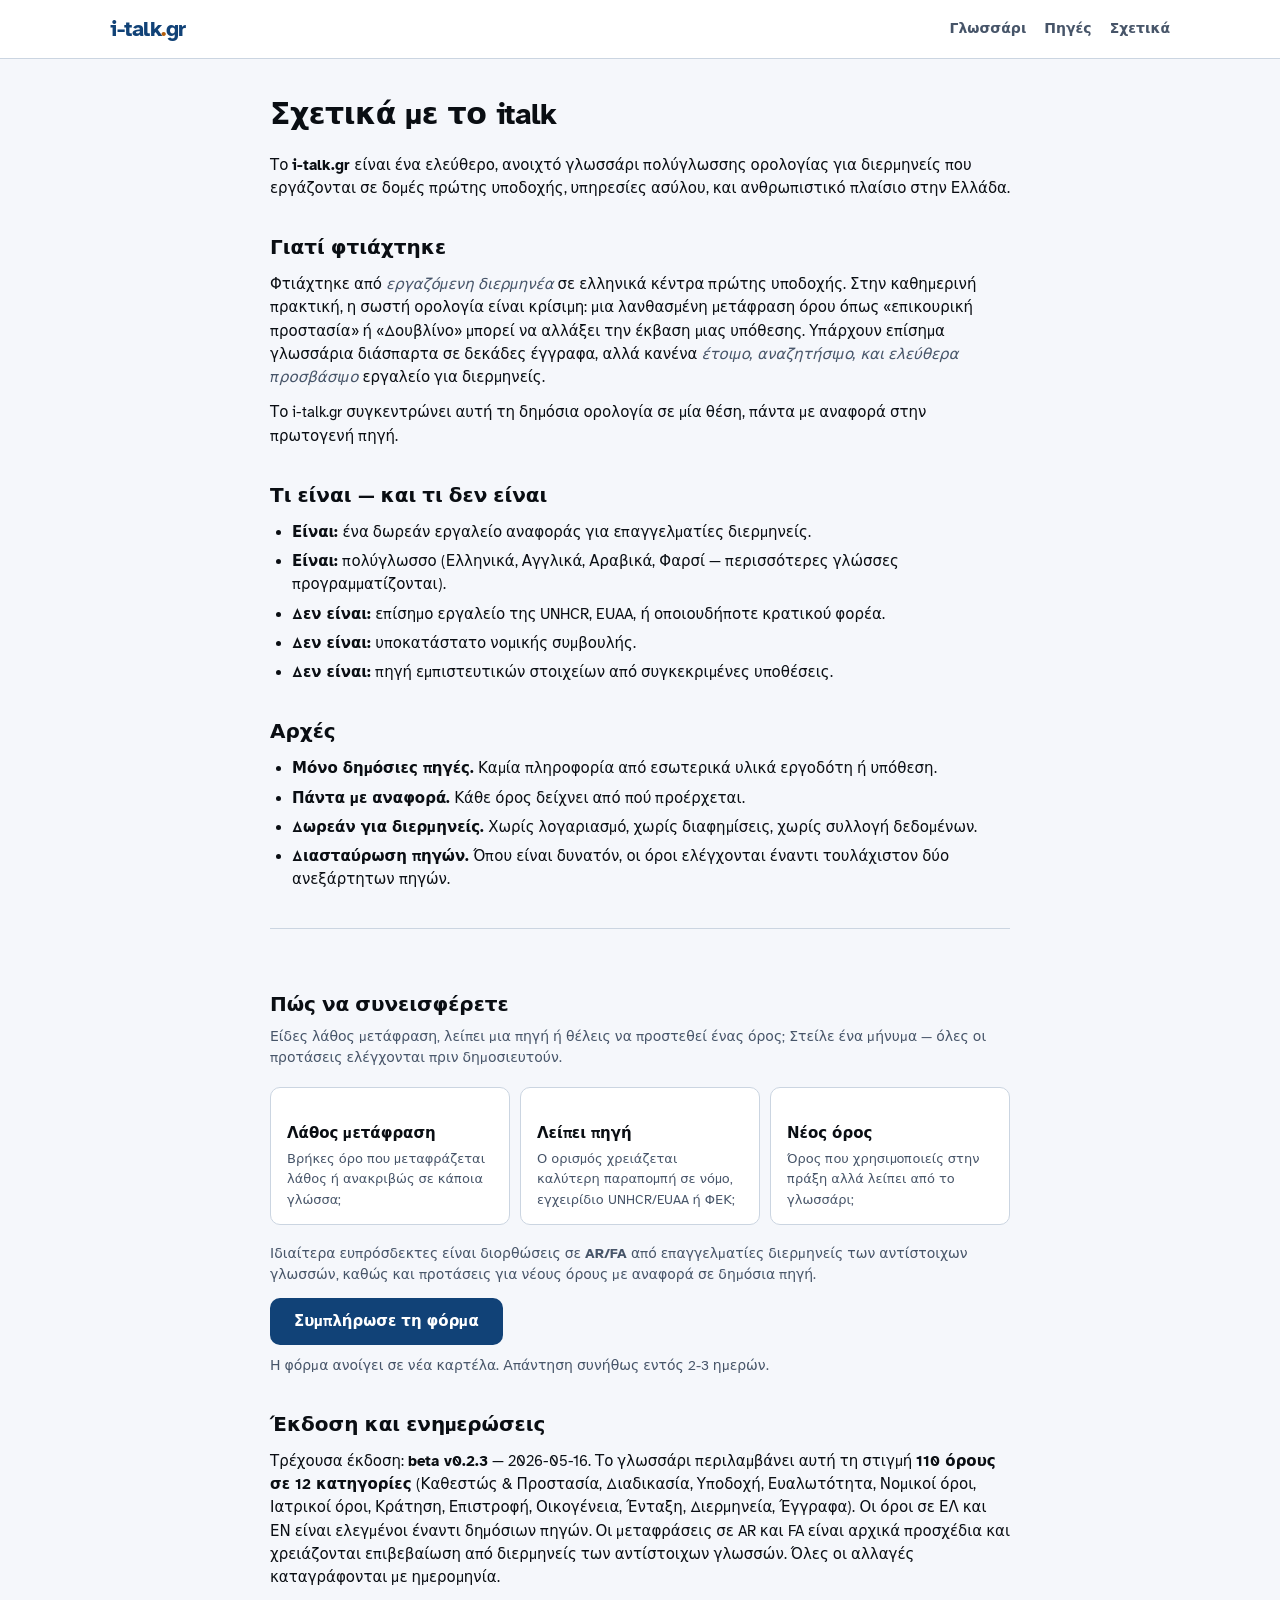
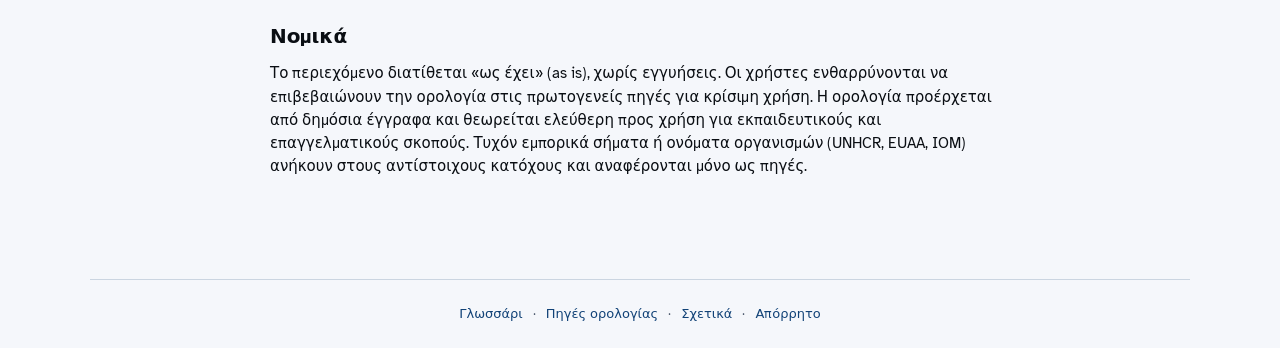
<file: about.html>
<!DOCTYPE html>
<html lang="el">
<head>
  <meta charset="UTF-8">
  <meta name="viewport" content="width=device-width, initial-scale=1.0">
  <title>Σχετικά &mdash; i-talk.gr</title>
  <link rel="icon" type="image/png" sizes="192x192" href="/icon-192.png">
  <link rel="icon" type="image/png" sizes="512x512" href="/icon-512.png">
  <link rel="apple-touch-icon" href="/icon-192.png">
  <link rel="manifest" href="/manifest.json">
  <meta name="theme-color" content="#114277">
  <link rel="preconnect" href="https://fonts.googleapis.com">
  <link rel="preconnect" href="https://fonts.gstatic.com" crossorigin>
  <link href="https://fonts.googleapis.com/css2?family=Atkinson+Hyperlegible:wght@400;700&family=JetBrains+Mono:wght@500;600&display=swap" rel="stylesheet">
  <link rel="stylesheet" href="styles.css">
</head>
<body>
  <header>
    <div class="header-row">
      <div class="brand">i-talk<span class="dot">.</span>gr</div>
      <nav>
        <a href="index.html">Γλωσσάρι</a>
        <a href="sources.html">Πηγές</a>
        <a href="about.html">Σχετικά</a>
      </nav>
    </div>
  </header>

  <div class="page-content">
    <h1>Σχετικά με το italk</h1>

    <p>
      Το <strong>i-talk.gr</strong> είναι ένα ελεύθερο, ανοιχτό γλωσσάρι πολύγλωσσης ορολογίας
      για διερμηνείς που εργάζονται σε δομές πρώτης υποδοχής, υπηρεσίες ασύλου, και ανθρωπιστικό πλαίσιο
      στην Ελλάδα.
    </p>

    <h2>Γιατί φτιάχτηκε</h2>
    <p>
      Φτιάχτηκε από <em>εργαζόμενη διερμηνέα</em> σε ελληνικά κέντρα πρώτης υποδοχής.
      Στην καθημερινή πρακτική, η σωστή ορολογία είναι κρίσιμη: μια λανθασμένη μετάφραση όρου όπως
      &laquo;επικουρική προστασία&raquo; ή &laquo;Δουβλίνο&raquo; μπορεί να αλλάξει την έκβαση μιας υπόθεσης.
      Υπάρχουν επίσημα γλωσσάρια διάσπαρτα σε δεκάδες έγγραφα, αλλά κανένα <em>έτοιμο, αναζητήσιμο,
      και ελεύθερα προσβάσιμο</em> εργαλείο για διερμηνείς.
    </p>
    <p>
      Το i-talk.gr συγκεντρώνει αυτή τη δημόσια ορολογία σε μία θέση, πάντα με αναφορά στην πρωτογενή πηγή.
    </p>

    <h2>Τι είναι &mdash; και τι δεν είναι</h2>
    <ul>
      <li><strong>Είναι:</strong> ένα δωρεάν εργαλείο αναφοράς για επαγγελματίες διερμηνείς.</li>
      <li><strong>Είναι:</strong> πολύγλωσσο (Ελληνικά, Αγγλικά, Αραβικά, Φαρσί &mdash; περισσότερες γλώσσες προγραμματίζονται).</li>
      <li><strong>Δεν είναι:</strong> επίσημο εργαλείο της UNHCR, EUAA, ή οποιουδήποτε κρατικού φορέα.</li>
      <li><strong>Δεν είναι:</strong> υποκατάστατο νομικής συμβουλής.</li>
      <li><strong>Δεν είναι:</strong> πηγή εμπιστευτικών στοιχείων από συγκεκριμένες υποθέσεις.</li>
    </ul>

    <h2>Αρχές</h2>
    <ul>
      <li><strong>Μόνο δημόσιες πηγές.</strong> Καμία πληροφορία από εσωτερικά υλικά εργοδότη ή υπόθεση.</li>
      <li><strong>Πάντα με αναφορά.</strong> Κάθε όρος δείχνει από πού προέρχεται.</li>
      <li><strong>Δωρεάν για διερμηνείς.</strong> Χωρίς λογαριασμό, χωρίς διαφημίσεις, χωρίς συλλογή δεδομένων.</li>
      <li><strong>Διασταύρωση πηγών.</strong> Όπου είναι δυνατόν, οι όροι ελέγχονται έναντι τουλάχιστον δύο ανεξάρτητων πηγών.</li>
    </ul>

    <section class="contribute-section">
      <h2>Πώς να συνεισφέρετε</h2>
      <p>Είδες λάθος μετάφραση, λείπει μια πηγή ή θέλεις να προστεθεί ένας όρος; Στείλε ένα μήνυμα — όλες οι προτάσεις ελέγχονται πριν δημοσιευτούν.</p>

      <div class="contribute-cards">
        <div class="contribute-card">
          <h3>Λάθος μετάφραση</h3>
          <p>Βρήκες όρο που μεταφράζεται λάθος ή ανακριβώς σε κάποια γλώσσα;</p>
        </div>
        <div class="contribute-card">
          <h3>Λείπει πηγή</h3>
          <p>Ο ορισμός χρειάζεται καλύτερη παραπομπή σε νόμο, εγχειρίδιο UNHCR/EUAA ή ΦΕΚ;</p>
        </div>
        <div class="contribute-card">
          <h3>Νέος όρος</h3>
          <p>Όρος που χρησιμοποιείς στην πράξη αλλά λείπει από το γλωσσάρι;</p>
        </div>
      </div>

      <p>Ιδιαίτερα ευπρόσδεκτες είναι διορθώσεις σε <strong>AR/FA</strong> από επαγγελματίες διερμηνείς των αντίστοιχων γλωσσών, καθώς και προτάσεις για νέους όρους με αναφορά σε δημόσια πηγή.</p>

      <a class="contribute-btn" href="https://docs.google.com/forms/d/e/1FAIpQLSdoiRHW2-Toxpkxi9mlae52Jv3VCLZpOQzOsnzYiHr2yXkaJQ/viewform" target="_blank" rel="noopener">Συμπλήρωσε τη φόρμα</a>
      <p class="contribute-note">Η φόρμα ανοίγει σε νέα καρτέλα. Απάντηση συνήθως εντός 2-3 ημερών.</p>
    </section>

    <h2>Έκδοση και ενημερώσεις</h2>
    <p>
      Τρέχουσα έκδοση: <strong>beta v0.2.3</strong> &mdash; 2026-05-16.
      Το γλωσσάρι περιλαμβάνει αυτή τη στιγμή <strong>110 όρους σε 12 κατηγορίες</strong>
      (Καθεστώς &amp; Προστασία, Διαδικασία, Υποδοχή, Ευαλωτότητα, Νομικοί όροι,
      Ιατρικοί όροι, Κράτηση, Επιστροφή, Οικογένεια, Ένταξη, Διερμηνεία, Έγγραφα).
      Οι όροι σε ΕΛ και ΕΝ είναι ελεγμένοι έναντι δημόσιων πηγών. Οι μεταφράσεις
      σε AR και FA είναι αρχικά προσχέδια και χρειάζονται επιβεβαίωση από διερμηνείς
      των αντίστοιχων γλωσσών. Όλες οι αλλαγές καταγράφονται με ημερομηνία.
    </p>

    <h2>Νομικά</h2>
    <p>
      Το περιεχόμενο διατίθεται &laquo;ως έχει&raquo; (as is), χωρίς εγγυήσεις. Οι χρήστες
      ενθαρρύνονται να επιβεβαιώνουν την ορολογία στις πρωτογενείς πηγές για κρίσιμη χρήση.
      Η ορολογία προέρχεται από δημόσια έγγραφα και θεωρείται ελεύθερη προς χρήση για εκπαιδευτικούς
      και επαγγελματικούς σκοπούς. Τυχόν εμπορικά σήματα ή ονόματα οργανισμών (UNHCR, EUAA, IOM)
      ανήκουν στους αντίστοιχους κατόχους και αναφέρονται μόνο ως πηγές.
    </p>
  </div>

  <footer>
    <div>
      <a href="index.html">Γλωσσάρι</a> &middot;
      <a href="sources.html">Πηγές ορολογίας</a> &middot;
      <a href="about.html">Σχετικά</a> &middot;
      <a href="privacy.html">Απόρρητο</a>
    </div>
  </footer>

  <!-- Cloudflare Web Analytics -->
  <script defer src='https://static.cloudflareinsights.com/beacon.min.js' data-cf-beacon='{"token": "0d5d3395ee364e91b84a31570635e971"}'></script>
  <!-- End Cloudflare Web Analytics -->
</body>
</html>
</file>
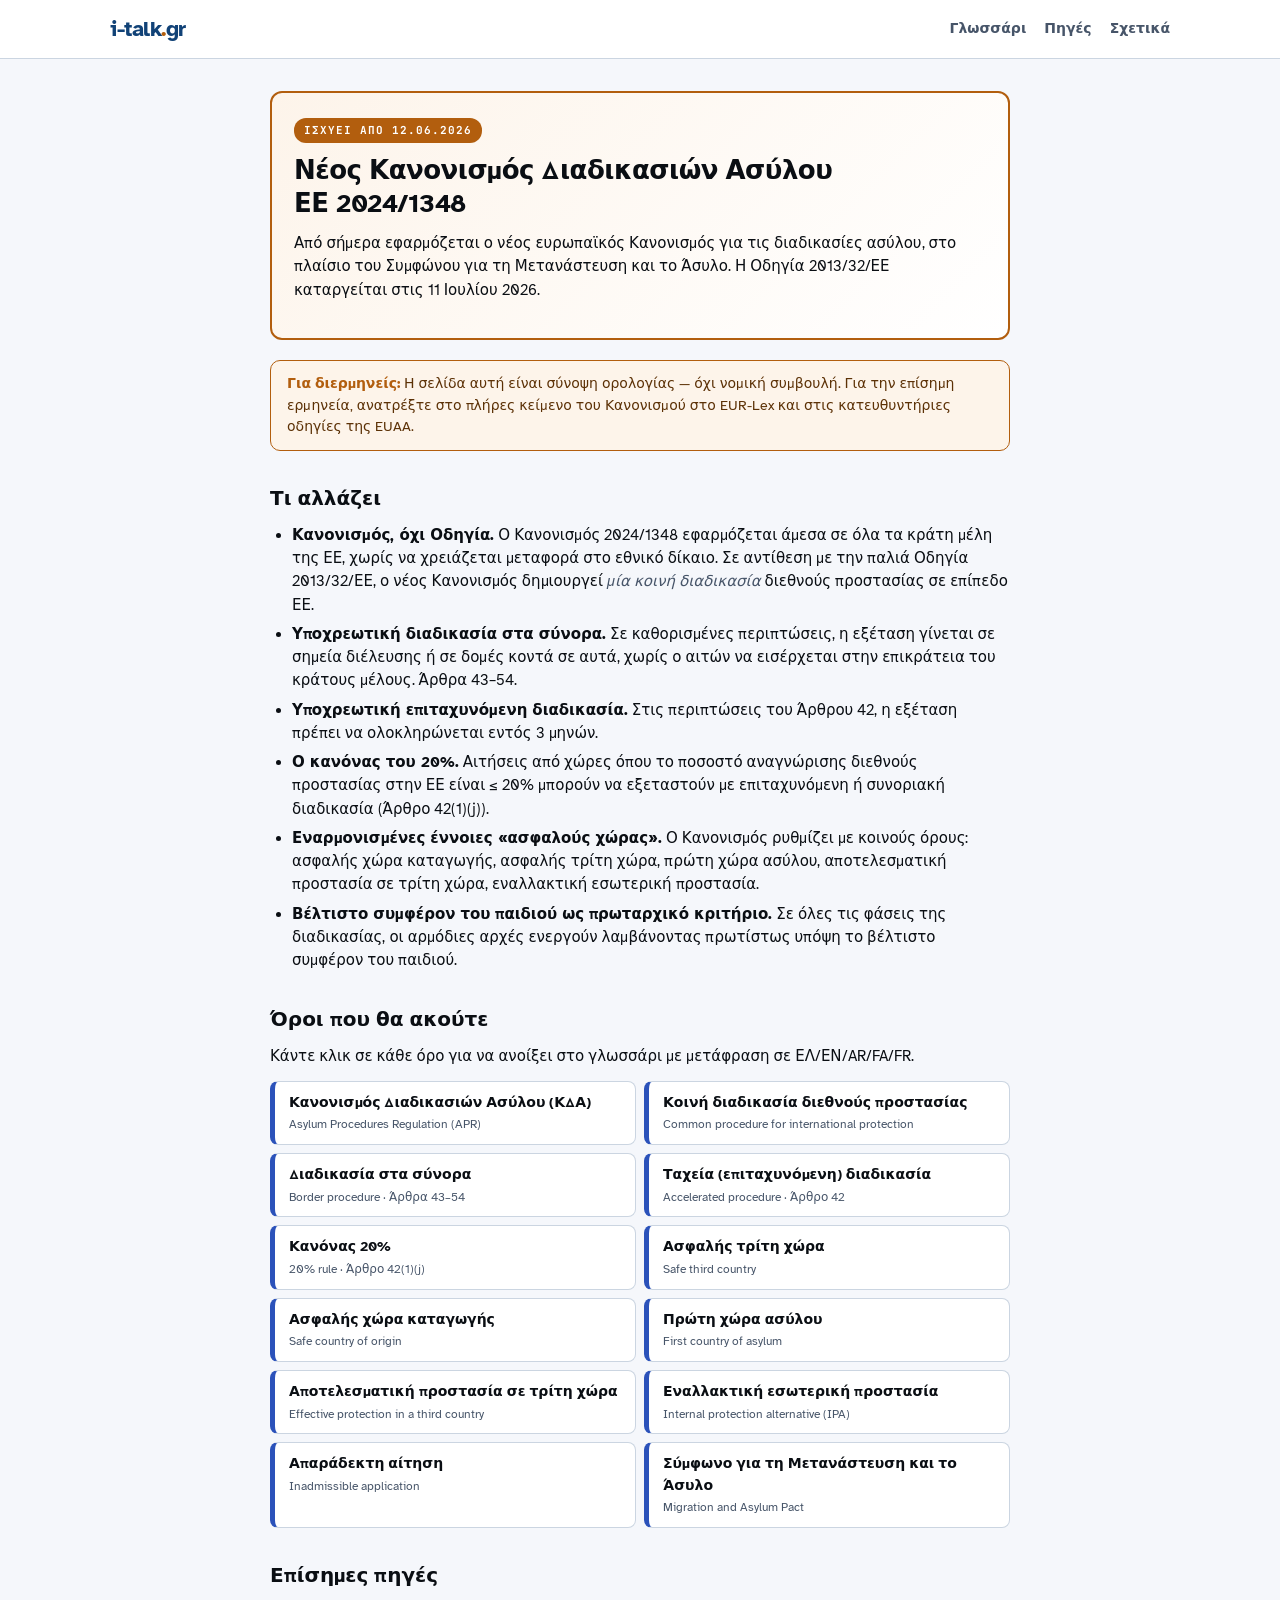
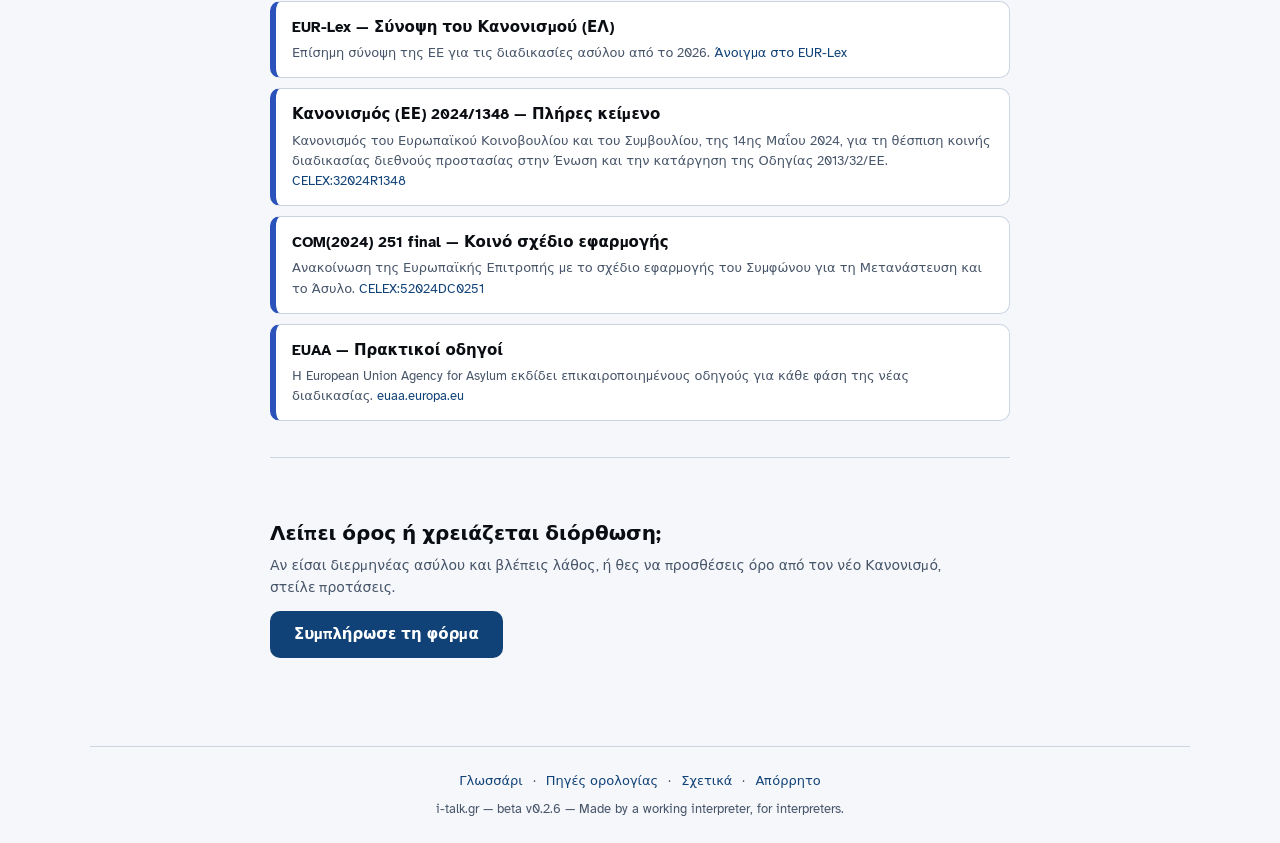
<file: apr-2026.html>
<!DOCTYPE html>
<html lang="el">
<head>
  <meta charset="UTF-8">
  <meta name="viewport" content="width=device-width, initial-scale=1.0">
  <title>Νέος Κανονισμός Ασύλου ΕΕ 2024/1348 &mdash; i-talk.gr</title>
  <meta name="description" content="Σύνοψη του νέου Κανονισμού Διαδικασιών Ασύλου (ΕΕ) 2024/1348 που εφαρμόζεται από 12 Ιουνίου 2026. Τι αλλάζει για διερμηνείς ασύλου.">

  <link rel="canonical" href="https://i-talk.gr/apr-2026.html">

  <link rel="icon" type="image/png" sizes="192x192" href="/icon-192.png">
  <link rel="icon" type="image/png" sizes="512x512" href="/icon-512.png">
  <link rel="apple-touch-icon" href="/icon-192.png">

  <link rel="manifest" href="/manifest.json">
  <meta name="theme-color" content="#114277">

  <meta property="og:type" content="article">
  <meta property="og:site_name" content="i-talk.gr">
  <meta property="og:locale" content="el_GR">
  <meta property="og:url" content="https://i-talk.gr/apr-2026.html">
  <meta property="og:title" content="Νέος Κανονισμός Ασύλου ΕΕ 2024/1348 — από 12.06.2026">
  <meta property="og:description" content="Τι αλλάζει στη διαδικασία ασύλου από 12 Ιουνίου 2026. Όροι, άρθρα, επίσημες πηγές για διερμηνείς.">
  <meta property="og:image" content="https://i-talk.gr/og-image.png">

  <link rel="preconnect" href="https://fonts.googleapis.com">
  <link rel="preconnect" href="https://fonts.gstatic.com" crossorigin>
  <link href="https://fonts.googleapis.com/css2?family=Atkinson+Hyperlegible:wght@400;700&family=JetBrains+Mono:wght@500;600&display=swap" rel="stylesheet">
  <link rel="stylesheet" href="styles.css">
</head>
<body>
  <header>
    <div class="header-row">
      <div class="brand">i-talk<span class="dot">.</span>gr</div>
      <nav>
        <a href="index.html">Γλωσσάρι</a>
        <a href="sources.html">Πηγές</a>
        <a href="about.html">Σχετικά</a>
      </nav>
    </div>
  </header>

  <div class="page-content">
    <div class="apr-hero">
      <span class="apr-badge">ΙΣΧΥΕΙ ΑΠΟ 12.06.2026</span>
      <h1>Νέος Κανονισμός Διαδικασιών Ασύλου<br>ΕΕ 2024/1348</h1>
      <p class="apr-subtitle">
        Από σήμερα εφαρμόζεται ο νέος ευρωπαϊκός Κανονισμός για τις διαδικασίες ασύλου,
        στο πλαίσιο του Συμφώνου για τη Μετανάστευση και το Άσυλο.
        Η Οδηγία 2013/32/ΕΕ καταργείται στις 11 Ιουλίου 2026.
      </p>
    </div>

    <div class="disclaimer">
      <strong>Για διερμηνείς:</strong> Η σελίδα αυτή είναι σύνοψη ορολογίας &mdash; όχι νομική συμβουλή.
      Για την επίσημη ερμηνεία, ανατρέξτε στο πλήρες κείμενο του Κανονισμού στο EUR-Lex
      και στις κατευθυντήριες οδηγίες της EUAA.
    </div>

    <h2>Τι αλλάζει</h2>
    <ul>
      <li>
        <strong>Κανονισμός, όχι Οδηγία.</strong>
        Ο Κανονισμός 2024/1348 εφαρμόζεται άμεσα σε όλα τα κράτη μέλη της ΕΕ, χωρίς να χρειάζεται μεταφορά
        στο εθνικό δίκαιο. Σε αντίθεση με την παλιά Οδηγία 2013/32/ΕΕ, ο νέος Κανονισμός δημιουργεί
        <em>μία κοινή διαδικασία</em> διεθνούς προστασίας σε επίπεδο ΕΕ.
      </li>
      <li>
        <strong>Υποχρεωτική διαδικασία στα σύνορα.</strong>
        Σε καθορισμένες περιπτώσεις, η εξέταση γίνεται σε σημεία διέλευσης ή σε δομές κοντά σε αυτά,
        χωρίς ο αιτών να εισέρχεται στην επικράτεια του κράτους μέλους. Άρθρα 43&ndash;54.
      </li>
      <li>
        <strong>Υποχρεωτική επιταχυνόμενη διαδικασία.</strong>
        Στις περιπτώσεις του Άρθρου 42, η εξέταση πρέπει να ολοκληρώνεται εντός 3 μηνών.
      </li>
      <li>
        <strong>Ο κανόνας του 20%.</strong>
        Αιτήσεις από χώρες όπου το ποσοστό αναγνώρισης διεθνούς προστασίας στην ΕΕ είναι &le; 20%
        μπορούν να εξεταστούν με επιταχυνόμενη ή συνοριακή διαδικασία (Άρθρο 42(1)(j)).
      </li>
      <li>
        <strong>Εναρμονισμένες έννοιες &laquo;ασφαλούς χώρας&raquo;.</strong>
        Ο Κανονισμός ρυθμίζει με κοινούς όρους: ασφαλής χώρα καταγωγής, ασφαλής τρίτη χώρα,
        πρώτη χώρα ασύλου, αποτελεσματική προστασία σε τρίτη χώρα, εναλλακτική εσωτερική προστασία.
      </li>
      <li>
        <strong>Βέλτιστο συμφέρον του παιδιού ως πρωταρχικό κριτήριο.</strong>
        Σε όλες τις φάσεις της διαδικασίας, οι αρμόδιες αρχές ενεργούν λαμβάνοντας πρωτίστως υπόψη
        το βέλτιστο συμφέρον του παιδιού.
      </li>
    </ul>

    <h2>Όροι που θα ακούτε</h2>
    <p>Κάντε κλικ σε κάθε όρο για να ανοίξει στο γλωσσάρι με μετάφραση σε ΕΛ/ΕΝ/AR/FA/FR.</p>

    <div class="apr-terms">
      <a class="apr-term" href="/index.html?q=Asylum%20Procedures%20Regulation">
        <span class="apr-term-el">Κανονισμός Διαδικασιών Ασύλου (ΚΔΑ)</span>
        <span class="apr-term-en">Asylum Procedures Regulation (APR)</span>
      </a>
      <a class="apr-term" href="/index.html?q=Common%20procedure">
        <span class="apr-term-el">Κοινή διαδικασία διεθνούς προστασίας</span>
        <span class="apr-term-en">Common procedure for international protection</span>
      </a>
      <a class="apr-term" href="/index.html?q=border%20procedure">
        <span class="apr-term-el">Διαδικασία στα σύνορα</span>
        <span class="apr-term-en">Border procedure &middot; Άρθρα 43&ndash;54</span>
      </a>
      <a class="apr-term" href="/index.html?q=accelerated%20procedure">
        <span class="apr-term-el">Ταχεία (επιταχυνόμενη) διαδικασία</span>
        <span class="apr-term-en">Accelerated procedure &middot; Άρθρο 42</span>
      </a>
      <a class="apr-term" href="/index.html?q=20%25%20rule">
        <span class="apr-term-el">Κανόνας 20%</span>
        <span class="apr-term-en">20% rule &middot; Άρθρο 42(1)(j)</span>
      </a>
      <a class="apr-term" href="/index.html?q=safe%20third%20country">
        <span class="apr-term-el">Ασφαλής τρίτη χώρα</span>
        <span class="apr-term-en">Safe third country</span>
      </a>
      <a class="apr-term" href="/index.html?q=safe%20country%20of%20origin">
        <span class="apr-term-el">Ασφαλής χώρα καταγωγής</span>
        <span class="apr-term-en">Safe country of origin</span>
      </a>
      <a class="apr-term" href="/index.html?q=first%20country%20of%20asylum">
        <span class="apr-term-el">Πρώτη χώρα ασύλου</span>
        <span class="apr-term-en">First country of asylum</span>
      </a>
      <a class="apr-term" href="/index.html?q=Effective%20protection">
        <span class="apr-term-el">Αποτελεσματική προστασία σε τρίτη χώρα</span>
        <span class="apr-term-en">Effective protection in a third country</span>
      </a>
      <a class="apr-term" href="/index.html?q=Internal%20protection">
        <span class="apr-term-el">Εναλλακτική εσωτερική προστασία</span>
        <span class="apr-term-en">Internal protection alternative (IPA)</span>
      </a>
      <a class="apr-term" href="/index.html?q=Inadmissible">
        <span class="apr-term-el">Απαράδεκτη αίτηση</span>
        <span class="apr-term-en">Inadmissible application</span>
      </a>
      <a class="apr-term" href="/index.html?q=Migration%20and%20Asylum%20Pact">
        <span class="apr-term-el">Σύμφωνο για τη Μετανάστευση και το Άσυλο</span>
        <span class="apr-term-en">Migration and Asylum Pact</span>
      </a>
    </div>

    <h2>Επίσημες πηγές</h2>

    <div class="source-block">
      <div class="src-name">EUR-Lex &mdash; Σύνοψη του Κανονισμού (ΕΛ)</div>
      <div class="src-meta">
        Επίσημη σύνοψη της ΕΕ για τις διαδικασίες ασύλου από το 2026.
        <a href="https://eur-lex.europa.eu/EL/legal-content/summary/european-union-asylum-procedures-from-2026.html" target="_blank" rel="noopener">Άνοιγμα στο EUR-Lex</a>
      </div>
    </div>

    <div class="source-block">
      <div class="src-name">Κανονισμός (ΕΕ) 2024/1348 &mdash; Πλήρες κείμενο</div>
      <div class="src-meta">
        Κανονισμός του Ευρωπαϊκού Κοινοβουλίου και του Συμβουλίου, της 14ης Μαΐου 2024,
        για τη θέσπιση κοινής διαδικασίας διεθνούς προστασίας στην Ένωση και την κατάργηση της Οδηγίας 2013/32/ΕΕ.
        <a href="https://eur-lex.europa.eu/legal-content/EL/TXT/?uri=CELEX:32024R1348" target="_blank" rel="noopener">CELEX:32024R1348</a>
      </div>
    </div>

    <div class="source-block">
      <div class="src-name">COM(2024) 251 final &mdash; Κοινό σχέδιο εφαρμογής</div>
      <div class="src-meta">
        Ανακοίνωση της Ευρωπαϊκής Επιτροπής με το σχέδιο εφαρμογής του Συμφώνου για τη Μετανάστευση και το Άσυλο.
        <a href="https://eur-lex.europa.eu/legal-content/EL/TXT/HTML/?uri=CELEX:52024DC0251" target="_blank" rel="noopener">CELEX:52024DC0251</a>
      </div>
    </div>

    <div class="source-block">
      <div class="src-name">EUAA &mdash; Πρακτικοί οδηγοί</div>
      <div class="src-meta">
        Η European Union Agency for Asylum εκδίδει επικαιροποιημένους οδηγούς για κάθε φάση της νέας διαδικασίας.
        <a href="https://euaa.europa.eu" target="_blank" rel="noopener">euaa.europa.eu</a>
      </div>
    </div>

    <section class="contribute-section">
      <h2>Λείπει όρος ή χρειάζεται διόρθωση;</h2>
      <p>Αν είσαι διερμηνέας ασύλου και βλέπεις λάθος, ή θες να προσθέσεις όρο από τον νέο Κανονισμό, στείλε προτάσεις.</p>
      <a class="contribute-btn" href="https://docs.google.com/forms/d/e/1FAIpQLSdoiRHW2-Toxpkxi9mlae52Jv3VCLZpOQzOsnzYiHr2yXkaJQ/viewform" target="_blank" rel="noopener">Συμπλήρωσε τη φόρμα</a>
    </section>
  </div>

  <footer>
    <div>
      <a href="index.html">Γλωσσάρι</a> &middot;
      <a href="sources.html">Πηγές ορολογίας</a> &middot;
      <a href="about.html">Σχετικά</a> &middot;
      <a href="privacy.html">Απόρρητο</a>
    </div>
    <div style="margin-top:8px">i-talk.gr &mdash; beta v0.2.6 &mdash; Made by a working interpreter, for interpreters.</div>
  </footer>

  <!-- Cloudflare Web Analytics -->
  <script defer src='https://static.cloudflareinsights.com/beacon.min.js' data-cf-beacon='{"token": "0d5d3395ee364e91b84a31570635e971"}'></script>
  <!-- End Cloudflare Web Analytics -->
</body>
</html>
</file>
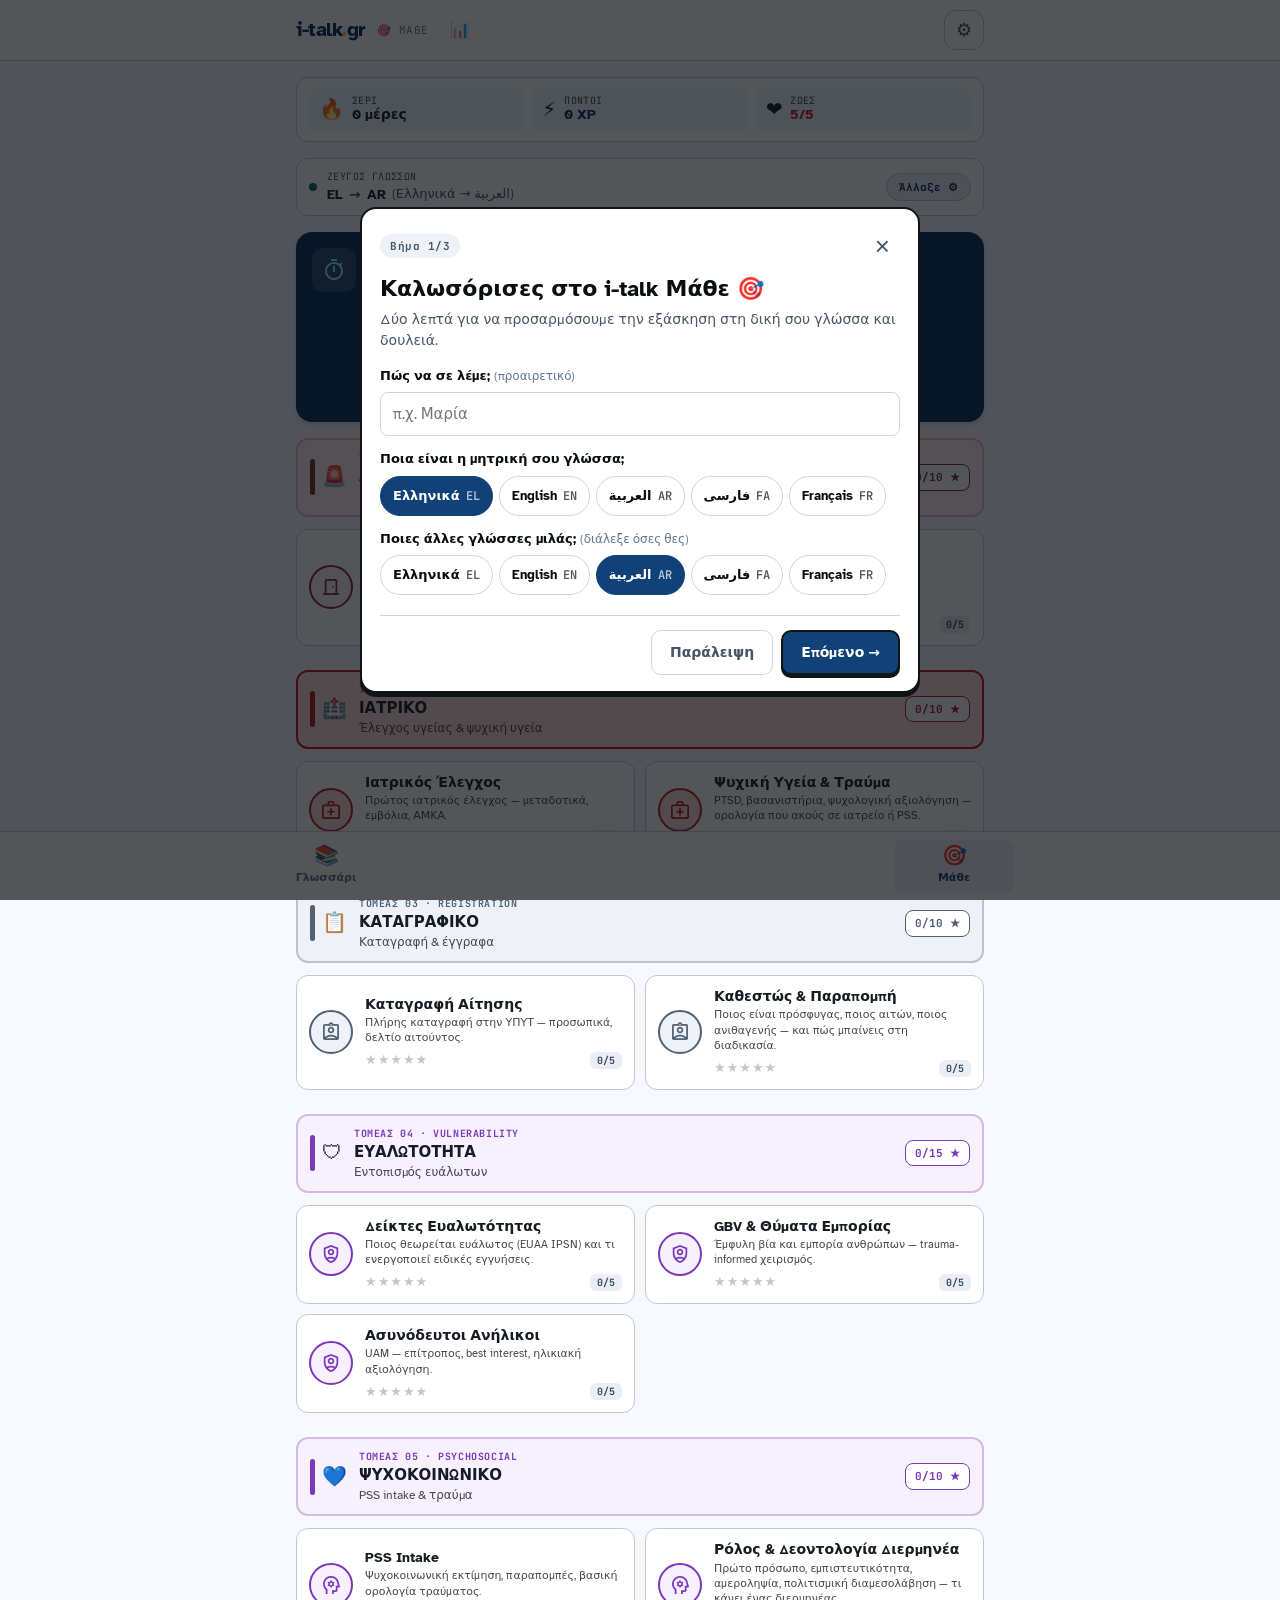
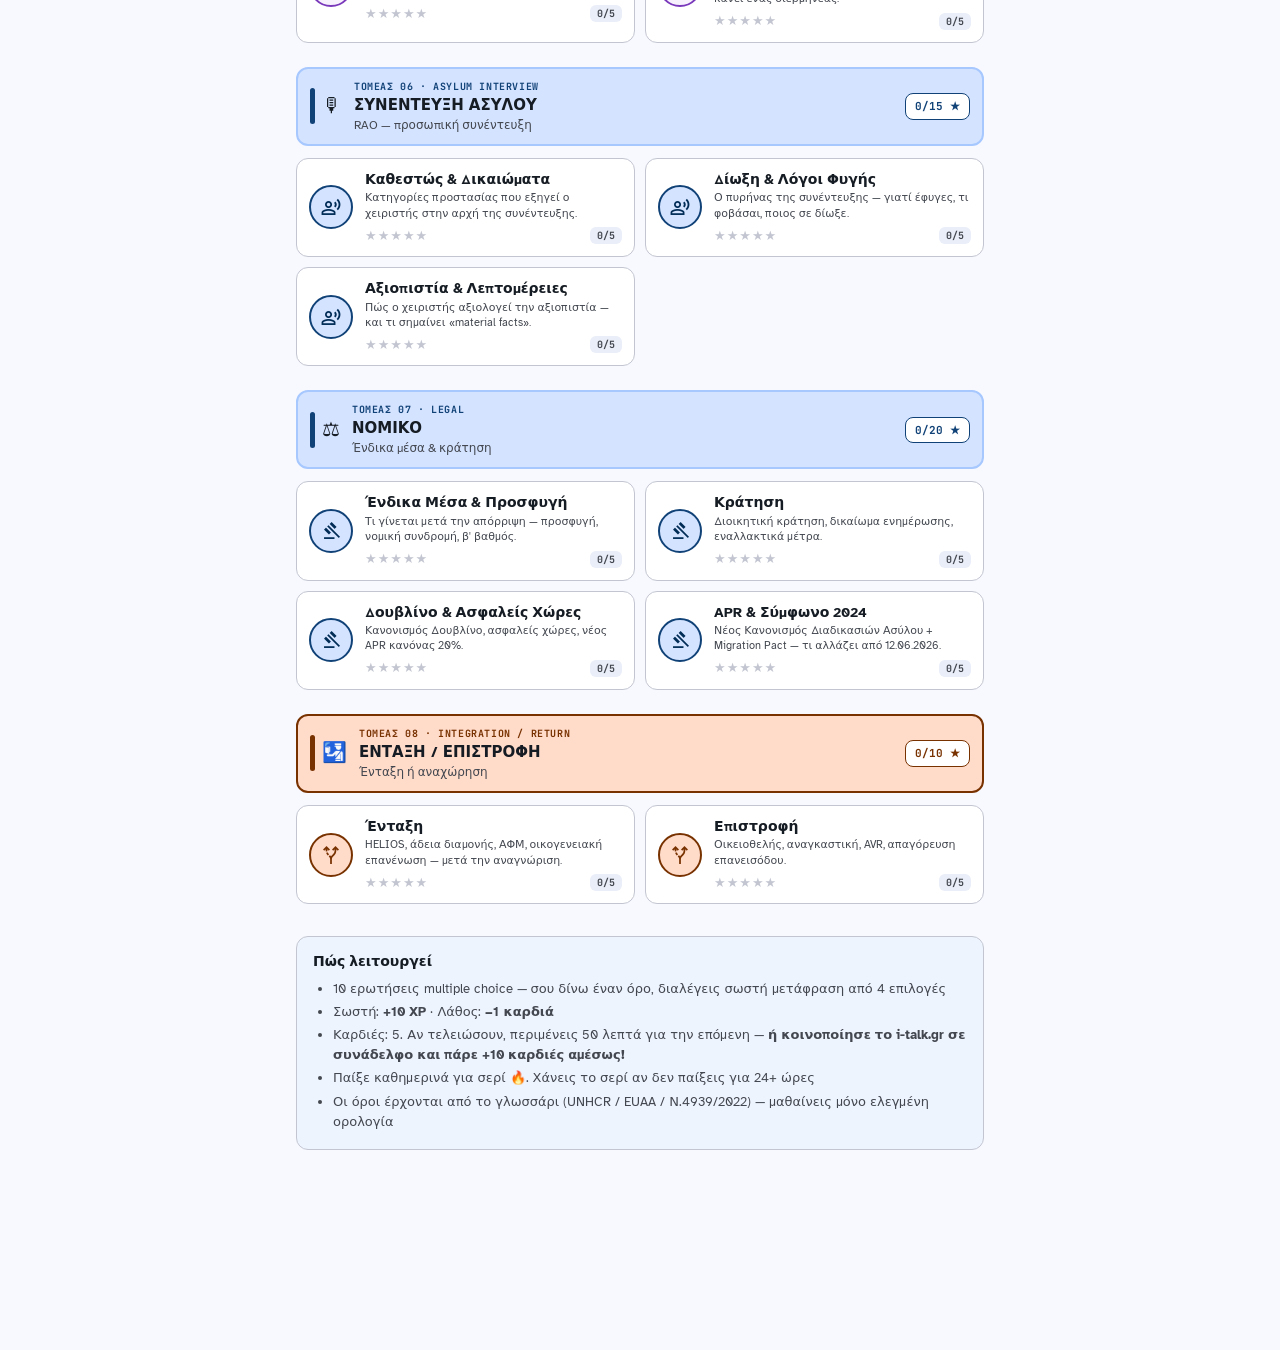
<file: learn.html>
<!DOCTYPE html>
<html lang="el">
<head>
  <meta charset="UTF-8">
  <meta name="viewport" content="width=device-width, initial-scale=1.0">
  <title>Μάθε — i-talk.gr</title>
  <meta name="description" content="Ημερήσια εξάσκηση ορολογίας ασύλου με multiple choice — για διερμηνείς. Δωρεάν, χωρίς λογαριασμό.">
  <link rel="canonical" href="https://i-talk.gr/learn.html">
  <link rel="icon" type="image/png" sizes="192x192" href="/icon-192.png">
  <link rel="icon" type="image/png" sizes="512x512" href="/icon-512.png">
  <link rel="apple-touch-icon" href="/icon-192.png">
  <link rel="manifest" href="/manifest.json">
  <meta name="theme-color" content="#114277">
  <meta name="robots" content="index, follow">

  <link rel="preconnect" href="https://fonts.googleapis.com">
  <link rel="preconnect" href="https://fonts.gstatic.com" crossorigin>
  <link href="https://fonts.googleapis.com/css2?family=Atkinson+Hyperlegible:wght@400;700&family=JetBrains+Mono:wght@500;600;700&family=Noto+Naskh+Arabic:wght@500;700&family=Noto+Sans+Arabic:wght@400;600;700&display=swap" rel="stylesheet">
  <link href="https://fonts.googleapis.com/css2?family=Material+Symbols+Outlined:opsz,wght,FILL,GRAD@20..48,300..700,0..1,-50..200&display=swap" rel="stylesheet">

  <style>
    :root {
      --bg: #f5f7fb;
      --surface: #ffffff;
      --surface-alt: #eef2f8;
      --border: #cbd5e1;
      --border-strong: #94a3b8;
      --text: #0a0e13;
      --text-dim: #475569;
      --text-muted: #64748b;
      --primary: #114277;
      --primary-hover: #0a3f7a;
      --dark: #0F1419;
      --dom-medical: #D9383A;
      --dom-medical-bg: #FDF2F2;
      --dom-legal: #2B52BA;
      --dom-legal-bg: #EEF2FC;
      --dom-warm: #E06D24;
      --dom-warm-bg: #FDF4EA;
      --success: #0D828A;
      --success-bg: #E7F6F7;

      /* Material 3 tokens (Field Interpreter palette) — used by quiz overlay */
      --m3-surface: #f8f9ff;
      --m3-surface-lowest: #ffffff;
      --m3-surface-container-low: #eef4fe;
      --m3-surface-container: #e9eef8;
      --m3-surface-container-high: #e3e8f3;
      --m3-surface-container-highest: #dde3ed;
      --m3-on-surface: #161c23;
      --m3-on-surface-variant: #43474f;
      --m3-outline: #737780;
      --m3-outline-variant: #c3c6d1;
      --m3-primary: #002c56;
      --m3-on-primary: #ffffff;
      --m3-primary-container: #114277;
      --m3-on-primary-container: #88b0eb;
      --m3-secondary: #006970;
      --m3-on-secondary: #ffffff;
      --m3-secondary-container: #94f1fa;
      --m3-on-secondary-container: #007077;
      --m3-tertiary: #4d1d00;
      --m3-tertiary-fixed: #ffdbca;
      --m3-on-tertiary-fixed-variant: #783200;
      --m3-error: #ba1a1a;
      --m3-on-error: #ffffff;
      --m3-error-container: #ffdad6;
      --m3-on-error-container: #93000a;
    }
    .material-symbols-outlined {
      font-family: 'Material Symbols Outlined';
      font-weight: normal;
      font-style: normal;
      font-size: 20px;
      line-height: 1;
      letter-spacing: normal;
      text-transform: none;
      display: inline-block;
      white-space: nowrap;
      word-wrap: normal;
      direction: ltr;
      -webkit-font-feature-settings: 'liga';
      -webkit-font-smoothing: antialiased;
      user-select: none;
      vertical-align: middle;
    }
    .material-symbols-outlined.filled { font-variation-settings: 'FILL' 1; }

    * { box-sizing: border-box; margin: 0; padding: 0; }

    html, body {
      background: var(--m3-surface);
      color: var(--m3-on-surface);
      font-family: 'Atkinson Hyperlegible', system-ui, -apple-system, sans-serif;
      line-height: 1.5;
      min-height: 100vh;
      -webkit-font-smoothing: antialiased;
      padding-bottom: 80px; /* bottom nav space */
    }

    a { color: var(--m3-primary); text-decoration: none; }

    /* HEADER — M3 top app bar */
    header {
      background: var(--m3-surface-lowest);
      border-bottom: 1px solid var(--m3-outline-variant);
      position: sticky;
      top: 0;
      z-index: 20;
    }
    .header-row {
      max-width: 720px;
      margin: 0 auto;
      padding: 10px 16px;
      display: flex;
      align-items: center;
      gap: 12px;
    }
    .brand {
      font-size: 20px;
      font-weight: 700;
      color: var(--m3-primary);
      letter-spacing: -0.5px;
    }
    .brand .dot { color: var(--m3-tertiary-fixed-dim, #ffb690); }
    .header-sub {
      font-family: 'JetBrains Mono', monospace;
      font-size: 11px;
      color: var(--m3-outline);
      letter-spacing: 0.5px;
      text-transform: uppercase;
    }

    /* MAIN */
    main {
      max-width: 720px;
      margin: 0 auto;
      padding: 16px 16px 40px;
      display: flex;
      flex-direction: column;
      gap: 16px;
    }

    /* HUD — M3 stat strip: streak · XP · hearts */
    .hud {
      background: var(--m3-surface-lowest);
      border: 1px solid var(--m3-outline-variant);
      border-radius: 12px;
      padding: 10px 8px;
      display: flex;
      align-items: stretch;
      justify-content: space-between;
      gap: 0;
      box-shadow: 0 1px 3px rgba(0,0,0,0.04);
    }
    .hud-item {
      flex: 1;
      background: var(--m3-surface-container-low);
      border-radius: 10px;
      margin: 0 4px;
      padding: 8px 10px;
      display: flex;
      align-items: center;
      gap: 8px;
      min-width: 0;
    }
    .hud-emoji { font-size: 20px; line-height: 1; flex-shrink: 0; }
    .hud-labels { display: flex; flex-direction: column; gap: 1px; min-width: 0; }
    .hud-lbl {
      font-family: 'JetBrains Mono', monospace;
      font-size: 10px;
      color: var(--m3-on-surface-variant);
      text-transform: uppercase;
      letter-spacing: 0.3px;
      line-height: 1;
    }
    .hud-val {
      font-family: 'Atkinson Hyperlegible', system-ui, sans-serif;
      font-size: 14px;
      font-weight: 700;
      color: var(--m3-on-surface);
      line-height: 1.15;
      white-space: nowrap;
      overflow: hidden;
      text-overflow: ellipsis;
    }
    .hud-val.xp { color: var(--m3-primary); }
    .hud-val.hearts { color: var(--m3-error); }
    .hud-val.hearts.empty { color: var(--m3-outline); }

    /* Language pair selector pill (M3) */
    .langpair-row {
      background: var(--m3-surface-lowest);
      border: 1px solid var(--m3-outline-variant);
      border-radius: 12px;
      padding: 10px 12px;
      display: flex;
      align-items: center;
      gap: 10px;
      cursor: pointer;
      transition: border-color 0.15s, background 0.15s;
    }
    .langpair-row:hover { border-color: var(--m3-primary-container); background: var(--m3-surface-container-low); }
    .langpair-row:active { transform: scale(0.99); }
    .langpair-dot { width: 8px; height: 8px; border-radius: 50%; background: var(--m3-secondary); flex-shrink: 0; }
    .langpair-labels { flex: 1; min-width: 0; }
    .langpair-lbl {
      font-family: 'JetBrains Mono', monospace;
      font-size: 10px;
      color: var(--m3-on-surface-variant);
      text-transform: uppercase;
      letter-spacing: 0.4px;
      display: block;
    }
    .langpair-val {
      font-size: 14px;
      font-weight: 700;
      color: var(--m3-on-surface);
      display: flex;
      align-items: center;
      gap: 6px;
      flex-wrap: wrap;
    }
    .langpair-arrow {
      color: var(--m3-secondary);
      font-weight: 700;
    }
    .langpair-edit {
      background: var(--m3-surface-container);
      border: 1px solid var(--m3-outline-variant);
      color: var(--m3-primary);
      border-radius: 999px;
      padding: 5px 12px;
      font-family: 'JetBrains Mono', monospace;
      font-size: 11px;
      font-weight: 700;
      flex-shrink: 0;
    }

    /* Language picker modal */
    .picker-scrim {
      position: fixed;
      inset: 0;
      background: rgba(10,14,19,0.55);
      z-index: 90;
      display: none;
      align-items: flex-end;
      justify-content: center;
      padding: 16px;
    }
    .picker-scrim.show { display: flex; }
    .picker-sheet {
      background: var(--surface);
      border: 2px solid var(--dark);
      border-radius: 16px;
      padding: 20px;
      max-width: 560px;
      width: 100%;
      box-shadow: 0px 4px 0px 0px var(--dark);
      max-height: 85vh;
      overflow-y: auto;
    }
    .picker-title {
      font-size: 18px;
      font-weight: 700;
      color: var(--text);
      margin-bottom: 6px;
      display: flex;
      align-items: center;
      gap: 8px;
    }
    .picker-desc {
      font-size: 13px;
      color: var(--text-dim);
      margin-bottom: 16px;
    }
    .picker-section-lbl {
      font-family: 'JetBrains Mono', monospace;
      font-size: 11px;
      color: var(--text-dim);
      text-transform: uppercase;
      letter-spacing: 0.5px;
      margin: 14px 0 8px;
    }
    .picker-langs {
      display: grid;
      grid-template-columns: repeat(5, 1fr);
      gap: 6px;
    }
    .picker-lang {
      background: var(--surface);
      border: 1.5px solid var(--border);
      color: var(--text);
      border-radius: 10px;
      padding: 10px 4px;
      font-family: inherit;
      cursor: pointer;
      display: flex;
      flex-direction: column;
      align-items: center;
      gap: 2px;
      min-height: 60px;
      transition: all 0.12s;
    }
    .picker-lang:hover { border-color: var(--primary); background: var(--surface-alt); }
    .picker-lang.active {
      background: var(--primary);
      color: #fff;
      border-color: var(--primary);
    }
    .picker-lang-code {
      font-family: 'JetBrains Mono', monospace;
      font-size: 13px;
      font-weight: 700;
    }
    .picker-lang-name {
      font-size: 11px;
      opacity: 0.85;
    }
    .picker-swap-row {
      display: flex;
      justify-content: center;
      margin: 12px 0;
    }
    .picker-swap {
      background: var(--surface-alt);
      border: 1.5px solid var(--border);
      color: var(--primary);
      border-radius: 20px;
      padding: 8px 16px;
      cursor: pointer;
      font-family: inherit;
      font-size: 13px;
      font-weight: 600;
      display: inline-flex;
      align-items: center;
      gap: 6px;
    }
    .picker-summary {
      background: var(--dom-warm-bg);
      border: 1.5px solid var(--dom-warm);
      border-radius: 10px;
      padding: 12px;
      margin: 14px 0;
      color: #5c3106;
      font-size: 14px;
      text-align: center;
    }
    .picker-summary strong { color: var(--dom-warm); }
    .picker-actions {
      display: flex;
      gap: 8px;
      margin-top: 8px;
    }
    .picker-btn {
      flex: 1;
      border: 2px solid var(--dark);
      border-radius: 10px;
      padding: 12px;
      font-family: inherit;
      font-weight: 700;
      font-size: 14px;
      cursor: pointer;
      box-shadow: 0px 4px 0px 0px var(--dark);
    }
    .picker-btn.primary { background: var(--primary); color: #fff; }
    .picker-btn.secondary { background: var(--surface); color: var(--text); box-shadow: 0px 4px 0px 0px var(--border-strong); border-color: var(--border-strong); }
    .picker-warning {
      background: var(--dom-medical-bg);
      border: 1px solid var(--dom-medical);
      color: var(--dom-medical);
      border-radius: 8px;
      padding: 10px 12px;
      font-size: 13px;
      margin: 10px 0;
      display: none;
    }
    .picker-warning.show { display: block; }

    /* Daily "Πρωινή Βάρδια" hero card (M3 primary surface) */
    .daily-card {
      background: var(--m3-primary);
      color: var(--m3-on-primary);
      border: none;
      border-radius: 16px;
      padding: 16px;
      box-shadow: 0 2px 6px rgba(0, 44, 86, 0.18);
      display: flex;
      gap: 14px;
      align-items: flex-start;
    }
    .daily-icon {
      background: rgba(255,255,255,0.12);
      border-radius: 10px;
      padding: 10px;
      font-size: 22px;
      flex-shrink: 0;
      display: inline-flex;
      align-items: center;
      justify-content: center;
      color: var(--m3-secondary-container);
    }
    .daily-icon .material-symbols-outlined { font-size: 24px; }
    .daily-body { flex: 1; min-width: 0; }
    .daily-tag {
      display: inline-block;
      background: var(--m3-secondary);
      color: var(--m3-on-secondary);
      font-family: 'JetBrains Mono', monospace;
      font-size: 10px;
      font-weight: 700;
      padding: 3px 8px;
      border-radius: 4px;
      letter-spacing: 0.6px;
      margin-right: 6px;
    }
    .daily-mins {
      font-family: 'JetBrains Mono', monospace;
      font-size: 11px;
      color: rgba(255,255,255,0.75);
    }
    .daily-title {
      font-size: 20px;
      font-weight: 700;
      margin: 6px 0 4px;
      line-height: 1.2;
      letter-spacing: -0.3px;
    }
    .daily-desc {
      font-size: 13px;
      color: rgba(255,255,255,0.85);
      margin-bottom: 14px;
      line-height: 1.45;
    }
    .start-btn {
      background: var(--m3-secondary-container);
      color: var(--m3-on-secondary-container);
      border: none;
      border-radius: 12px;
      padding: 12px 20px;
      font-family: inherit;
      font-weight: 700;
      font-size: 15px;
      cursor: pointer;
      display: inline-flex;
      align-items: center;
      gap: 8px;
      min-height: 48px;
      transition: transform 0.1s, background 0.15s;
    }
    .start-btn:hover { background: #7fe4ed; }
    .start-btn:active { transform: scale(0.98); }
    .start-btn:disabled {
      background: var(--m3-outline-variant);
      color: var(--m3-outline);
      cursor: not-allowed;
      opacity: 0.7;
    }
    .start-btn .material-symbols-outlined { font-size: 20px; }

    /* Mode toggle inside the daily card */
    .mode-toggle[hidden] { display: none !important; }
    .mode-toggle {
      display: inline-flex;
      padding: 3px;
      background: rgba(255,255,255,0.12);
      border-radius: 12px;
      margin-bottom: 12px;
    }
    .mode-toggle-btn {
      background: transparent;
      border: none;
      color: rgba(255,255,255,0.75);
      padding: 8px 12px;
      border-radius: 9px;
      font-family: inherit;
      font-size: 12px;
      font-weight: 700;
      cursor: pointer;
      display: inline-flex;
      align-items: center;
      gap: 5px;
      transition: background 0.15s, color 0.15s;
      min-height: 36px;
    }
    .mode-toggle-btn .material-symbols-outlined { font-size: 16px; }
    .mode-toggle-btn.active {
      background: rgba(255,255,255,0.9);
      color: var(--m3-primary);
    }
    .mode-toggle-btn:not(.active):hover { color: #fff; }

    /* Info box */
    .info-card {
      background: var(--m3-surface-container-low);
      border: 1px solid var(--m3-outline-variant);
      border-radius: 12px;
      padding: 14px 16px;
      font-size: 13px;
      color: var(--m3-on-surface-variant);
      line-height: 1.55;
    }
    .info-card h3 {
      font-size: 14px;
      font-weight: 700;
      color: var(--m3-on-surface);
      margin-bottom: 6px;
      display: flex;
      align-items: center;
      gap: 6px;
    }
    .info-card ul {
      margin: 0;
      padding-left: 20px;
    }
    .info-card li { margin-bottom: 3px; }

    /* Header greeting + profile button */
    .header-greet {
      margin-left: auto;
      font-size: 13px;
      color: var(--text-dim);
      font-weight: 600;
      max-width: 40vw;
      overflow: hidden;
      text-overflow: ellipsis;
      white-space: nowrap;
    }
    .header-greet:empty { display: none; }
    .header-profile {
      background: transparent;
      border: 1px solid var(--m3-outline-variant);
      color: var(--m3-on-surface-variant);
      width: 40px;
      height: 40px;
      border-radius: 12px;
      cursor: pointer;
      font-size: 18px;
      display: inline-flex;
      align-items: center;
      justify-content: center;
      margin-left: auto;
      transition: background 0.15s, border-color 0.15s;
    }
    .header-greet + .header-profile { margin-left: 8px; }
    .header-profile:hover { background: var(--m3-surface-container); border-color: var(--m3-primary); color: var(--m3-primary); }
    .header-greet {
      margin-left: auto;
      color: var(--m3-on-surface-variant);
    }

    /* Onboarding wizard */
    /* ── Stitch Stats Panel ── */
    #stitch-stats-panel {
      width: 100%; max-width: 480px;
      background: #f5f7fb;
      height: 100dvh;
      display: flex; flex-direction: column;
      overflow: hidden;
      border-radius: 0;
      box-shadow: 0 0 40px rgba(0,0,0,.3);
    }
    @media (min-width: 600px) {
      #stitch-stats-panel { height: auto; max-height: 92vh; border-radius: 24px; }
    }
    #stitch-stats-header {
      background: #002c56; color: #fff;
      padding: 18px 20px 16px;
      display: flex; align-items: center; justify-content: space-between;
      border-bottom: 1px solid rgba(255,255,255,.1);
      flex-shrink: 0;
    }
    #stitch-header-left { display: flex; align-items: center; gap: 10px; }
    #stitch-header-icon {
      width: 36px; height: 36px; border-radius: 10px;
      background: rgba(255,255,255,.1);
      display: flex; align-items: center; justify-content: center; font-size: 20px;
    }
    #stitch-brand-label {
      font-size: 10px; font-family: 'JetBrains Mono', monospace;
      text-transform: uppercase; letter-spacing: 1px;
      color: #5eead4; font-weight: 700; display: block; line-height: 1; margin-bottom: 3px;
    }
    #stitch-title { font-size: 20px; font-weight: 800; color: #fff; line-height: 1.1; margin: 0; }
    #stats-close {
      width: 40px; height: 40px; border-radius: 50%;
      background: rgba(255,255,255,.1); border: none; color: #fff;
      font-size: 20px; cursor: pointer;
      display: flex; align-items: center; justify-content: center; transition: background .15s; flex-shrink: 0;
    }
    #stats-close:hover { background: rgba(255,255,255,.2); }
    #stitch-stats-body {
      flex: 1; overflow-y: auto; padding: 16px;
      display: flex; flex-direction: column; gap: 12px; padding-bottom: 24px;
    }
    #stitch-hero-card {
      background: linear-gradient(135deg, #002c56 0%, #1a5aa0 100%);
      border-radius: 20px; padding: 20px; color: #fff;
      box-shadow: 0 4px 16px rgba(17,66,119,.25);
      position: relative; overflow: hidden;
    }
    #stitch-ring1 {
      position: absolute; right: -24px; bottom: -24px;
      width: 128px; height: 128px; border-radius: 50%;
      border: 1px solid rgba(255,255,255,.1); pointer-events: none;
    }
    #stitch-ring2 {
      position: absolute; right: 24px; top: -40px;
      width: 96px; height: 96px; border-radius: 50%;
      border: 1px solid rgba(255,255,255,.05); pointer-events: none;
    }
    #stitch-hero-inner { position: relative; z-index: 1; }
    #stitch-hero-top { display: flex; align-items: center; gap: 12px; margin-bottom: 12px; }
    #level-emoji-box {
      width: 56px; height: 56px; border-radius: 16px;
      background: rgba(255,255,255,.15); border: 1px solid rgba(255,255,255,.2);
      display: flex; align-items: center; justify-content: center;
      font-size: 30px; flex-shrink: 0;
    }
    #stitch-level-label {
      font-size: 10px; font-family: 'JetBrains Mono', monospace;
      text-transform: uppercase; letter-spacing: 1px;
      color: #99f6e4; font-weight: 700; display: block; margin-bottom: 3px;
    }
    #level-name { font-size: 17px; font-weight: 800; color: #fff; margin: 0; line-height: 1.25; }
    #stitch-xp-row {
      margin-top: 14px; padding-top: 12px;
      border-top: 1px solid rgba(255,255,255,.15);
      display: flex; align-items: baseline; justify-content: space-between;
    }
    #stitch-xp-row-label { font-size: 13px; color: #cbd5e1; }
    #stitch-xp-amount { display: flex; align-items: baseline; gap: 4px; }
    #xp-total { font-size: 26px; font-weight: 800; font-family: 'JetBrains Mono', monospace; color: #fcd34d; }
    #stitch-xp-unit { font-size: 12px; color: rgba(252,211,77,.8); font-family: 'JetBrains Mono', monospace; }
    #stitch-progress-wrap { margin-top: 10px; }
    #stitch-progress-track {
      width: 100%; background: rgba(0,0,0,.25); border-radius: 99px;
      height: 12px; overflow: hidden; padding: 2px;
      border: 1px solid rgba(255,255,255,.15);
    }
    #level-progress-bar {
      height: 100%;
      background: linear-gradient(to right, #5eead4, #fcd34d);
      border-radius: 99px;
      transition: width 1.2s cubic-bezier(.16,1,.3,1);
    }
    #stitch-progress-labels {
      display: flex; justify-content: space-between; align-items: center;
      margin-top: 6px; font-size: 11px; font-family: 'JetBrains Mono', monospace;
    }
    #level-progress-pct { color: #5eead4; font-weight: 700; }
    #next-level-text { color: #cbd5e1; }
    #next-level-text strong { color: #fff; font-weight: 800; }
    #stitch-metrics-3 { display: grid; grid-template-columns: 1fr 1fr 1fr; gap: 10px; }
    #stitch-metrics-2 { display: grid; grid-template-columns: 1fr 1fr; gap: 10px; }
    .stitch-metric-card {
      background: #fff; border-radius: 18px; padding: 14px;
      box-shadow: 0 1px 4px rgba(0,0,0,.06);
      display: flex; flex-direction: column; justify-content: space-between;
    }
    .stitch-metric-card-wide {
      background: #fff; border-radius: 18px; padding: 14px 16px;
      box-shadow: 0 1px 4px rgba(0,0,0,.06);
      display: flex; align-items: center; gap: 12px; flex-direction: row;
    }
    .stitch-border-orange { border-top: 4px solid #f97316; }
    .stitch-border-green  { border-top: 4px solid #22c55e; }
    .stitch-border-blue   { border-top: 4px solid #3b82f6; }
    .stitch-border-gold   { border-top: 4px solid #eab308; }
    .stitch-border-teal   { border-top: 4px solid #006970; }
    .stitch-metric-top { display: flex; align-items: center; justify-content: space-between; margin-bottom: 6px; }
    .stitch-metric-lbl { font-size: 10px; font-family: 'JetBrains Mono', monospace; text-transform: uppercase; letter-spacing: .8px; color: #475569; font-weight: 700; }
    .stitch-metric-val { font-size: 24px; font-weight: 800; font-family: 'JetBrains Mono', monospace; color: #0a0e13; line-height: 1; }
    .stitch-metric-unit { font-size: 11px; color: #475569; margin-top: 3px; display: block; }
    .stitch-teal-val { color: #006970 !important; }
    .stitch-metric-icon { width: 44px; height: 44px; border-radius: 12px; display: flex; align-items: center; justify-content: center; font-size: 22px; flex-shrink: 0; }
    .stitch-icon-gold { background: #fefce8; }
    .stitch-icon-teal { background: #f0fdfa; }
    #stitch-skills-section {
      background: #fff; border-radius: 20px; padding: 16px;
      box-shadow: 0 1px 4px rgba(0,0,0,.06);
      border: 1px solid rgba(203,213,225,.6);
    }
    #stitch-skills-header {
      display: flex; align-items: center; justify-content: space-between;
      margin-bottom: 14px; padding-bottom: 10px; border-bottom: 1px solid #f1f5f9;
    }
    #stitch-skills-header h3 { font-size: 15px; font-weight: 700; color: #0a0e13; margin: 0; }
    #stitch-skills-hd-left { display: flex; align-items: center; gap: 8px; }
    #stitch-skills-count { font-size: 11px; font-family: 'JetBrains Mono', monospace; font-weight: 600; color: #475569; }
    #skills-list { display: flex; flex-direction: column; gap: 12px; }
    .stitch-skill-row { display: flex; flex-direction: column; gap: 4px; }
    .stitch-skill-top { display: flex; justify-content: space-between; align-items: center; font-size: 12px; }
    .stitch-skill-name { font-weight: 600; color: #0a0e13; display: flex; align-items: center; gap: 6px; }
    .stitch-skill-dot { width: 8px; height: 8px; border-radius: 50%; flex-shrink: 0; display: inline-block; }
    .stitch-skill-pct { font-family: 'JetBrains Mono', monospace; font-weight: 700; font-size: 12px; }
    .stitch-skill-track { width: 100%; background: #f1f5f9; border-radius: 99px; height: 10px; overflow: hidden; }
    .stitch-skill-fill { height: 100%; border-radius: 99px; transition: width 1s cubic-bezier(.16,1,.3,1); }
    #stitch-footer { text-align: center; font-size: 11px; font-family: 'JetBrains Mono', monospace; color: #475569; padding: 6px 0 2px; }
    #stitch-weak-cta { margin: 0; }
    #stitch-weak-btn {
      width: 100%; display: flex; align-items: center; gap: 14px;
      background: linear-gradient(135deg, #4c1d95 0%, #7c3aed 100%);
      border: none; border-radius: 18px; padding: 16px 18px;
      cursor: pointer; text-align: left;
      box-shadow: 0 4px 16px rgba(124,58,237,.3);
      transition: transform .15s, box-shadow .15s;
    }
    #stitch-weak-btn:active { transform: translateY(2px); box-shadow: 0 2px 8px rgba(124,58,237,.3); }
    #stitch-weak-icon { font-size: 28px; flex-shrink: 0; }
    #stitch-weak-title { font-size: 15px; font-weight: 800; color: #fff; }
    #stitch-weak-sub { font-size: 12px; color: rgba(255,255,255,.75); margin-top: 2px; }
    #stitch-weak-badge {
      margin-left: auto; flex-shrink: 0;
      background: rgba(255,255,255,.2); color: #fff;
      font-family: 'JetBrains Mono', monospace; font-size: 18px; font-weight: 800;
      border-radius: 10px; padding: 4px 12px;
    }
    #stats-no-data { text-align: center; padding: 12px 0; font-size: 13px; color: #64748b; }
    #stats-btn {
      background: none;
      border: 1.5px solid rgba(255,255,255,.35);
      border-radius: 8px;
      color: rgba(255,255,255,.8);
      font-size: 16px;
      padding: 4px 8px;
      cursor: pointer;
      line-height: 1;
    }
    #stats-btn:hover { background: rgba(255,255,255,.12); border-color: rgba(255,255,255,.6); color: #fff; }
    #freeze-buy-btn {
      width: 100%; padding: 10px 16px; border-radius: 12px;
      background: linear-gradient(135deg, #0369a1, #0ea5e9);
      border: none; color: #fff; font-size: 13px; font-weight: 700;
      cursor: pointer; letter-spacing: .3px;
      box-shadow: 0 2px 10px rgba(14,165,233,.35);
      transition: transform .12s, box-shadow .12s;
    }
    #freeze-buy-btn:active { transform: translateY(1px); box-shadow: 0 1px 4px rgba(14,165,233,.3); }
    #game-toast {
      position: fixed; bottom: 76px; left: 50%; transform: translateX(-50%) translateY(12px);
      background: #0a0e13; color: #fff; border-radius: 12px;
      padding: 10px 20px; font-size: 14px; font-weight: 600;
      opacity: 0; transition: opacity .22s, transform .22s;
      pointer-events: none; z-index: 9999; white-space: nowrap;
      box-shadow: 0 4px 20px rgba(0,0,0,.4);
    }
    #game-toast.show { opacity: 1; transform: translateX(-50%) translateY(0); }

    .onboard-scrim {
      position: fixed;
      inset: 0;
      background: rgba(10,14,19,0.7);
      z-index: 200;
      display: none;
      align-items: center;
      justify-content: center;
      padding: 12px;
      overflow-y: auto;
    }
    .onboard-scrim.show { display: flex; }
    .onboard-sheet {
      background: var(--surface);
      border: 2px solid var(--dark);
      border-radius: 16px;
      padding: 20px 18px 16px;
      max-width: 560px;
      width: 100%;
      max-height: calc(100vh - 24px);
      overflow-y: auto;
      box-shadow: 0px 4px 0px 0px var(--dark);
    }
    .onboard-head {
      display: flex;
      align-items: center;
      justify-content: space-between;
      margin-bottom: 12px;
    }
    .onboard-progress {
      font-family: 'JetBrains Mono', monospace;
      font-size: 11px;
      font-weight: 700;
      color: var(--text-dim);
      background: var(--surface-alt);
      padding: 4px 10px;
      border-radius: 12px;
      letter-spacing: 0.5px;
    }
    .onboard-close {
      background: none;
      border: none;
      color: var(--text-dim);
      font-size: 26px;
      cursor: pointer;
      line-height: 1;
      padding: 4px 10px;
    }
    .onboard-title {
      font-size: 22px;
      font-weight: 700;
      color: var(--text);
      line-height: 1.25;
      margin-bottom: 6px;
    }
    .onboard-desc {
      font-size: 14px;
      color: var(--text-dim);
      margin-bottom: 16px;
      line-height: 1.5;
    }
    .onboard-label {
      display: block;
      font-size: 13px;
      font-weight: 700;
      color: var(--text);
      margin: 14px 0 6px;
    }
    .onboard-label .opt {
      font-weight: 400;
      color: var(--text-muted);
      font-size: 12px;
    }
    .onboard-input {
      width: 100%;
      padding: 10px 12px;
      font-family: inherit;
      font-size: 15px;
      color: var(--text);
      background: var(--surface);
      border: 1.5px solid var(--border);
      border-radius: 8px;
      outline: none;
      min-height: 44px;
    }
    .onboard-input:focus { border-color: var(--primary); }
    select.onboard-input { cursor: pointer; }
    .onboard-langs, .onboard-chips {
      display: flex;
      flex-wrap: wrap;
      gap: 6px;
    }
    .onboard-langs button, .onboard-chips button {
      background: var(--surface);
      border: 1.5px solid var(--border);
      color: var(--text);
      padding: 8px 12px;
      font-family: inherit;
      font-weight: 600;
      font-size: 13px;
      border-radius: 20px;
      cursor: pointer;
      min-height: 40px;
      display: inline-flex;
      align-items: center;
      gap: 6px;
    }
    .onboard-langs button:hover, .onboard-chips button:hover {
      border-color: var(--primary);
      background: var(--surface-alt);
    }
    .onboard-langs button.active, .onboard-chips button.active {
      background: var(--primary);
      color: #fff;
      border-color: var(--primary);
    }
    .onboard-langs button .code {
      font-family: 'JetBrains Mono', monospace;
      font-size: 12px;
      opacity: 0.7;
    }
    .onboard-actions {
      display: flex;
      gap: 8px;
      margin-top: 20px;
      padding-top: 14px;
      border-top: 1px solid var(--border);
    }
    .onboard-actions button {
      padding: 12px 18px;
      font-family: inherit;
      font-weight: 700;
      font-size: 14px;
      border-radius: 10px;
      cursor: pointer;
      min-height: 44px;
    }
    .ob-back { background: var(--surface-alt); border: 1.5px solid var(--border); color: var(--text-dim); }
    .ob-skip { background: var(--surface); border: 1.5px solid var(--border); color: var(--text-dim); margin-left: auto; }
    .ob-next {
      background: var(--primary); color: #fff; border: 2px solid var(--dark);
      box-shadow: 0px 3px 0px 0px var(--dark);
    }
    .ob-next:active { transform: translateY(1px); box-shadow: 0px 2px 0px 0px var(--dark); }

    /* Custom decks (weak / bookmarks) */
    .deck-list {
      display: flex;
      flex-direction: column;
      gap: 10px;
      margin-bottom: 4px;
    }
    .deck-card {
      background: var(--surface);
      border: 2px solid var(--dark);
      border-left-width: 8px;
      border-radius: 12px;
      padding: 12px 14px;
      cursor: pointer;
      display: flex;
      align-items: center;
      gap: 12px;
      text-align: left;
      font-family: inherit;
      transition: transform 0.1s;
      box-shadow: 0px 3px 0px 0px var(--dark);
    }
    .deck-card:active { transform: translateY(2px); box-shadow: 0px 1px 0px 0px var(--dark); }
    .deck-card.deck-weak { border-left-color: #7A39BB; }
    .deck-card.deck-weak .deck-icon { background: #7A39BB; }
    .deck-card.deck-bookmarks { border-left-color: var(--dom-warm); }
    .deck-card.deck-bookmarks .deck-icon { background: var(--dom-warm); }
    .deck-icon {
      width: 44px;
      height: 44px;
      border-radius: 10px;
      display: inline-flex;
      align-items: center;
      justify-content: center;
      font-size: 22px;
      color: #fff;
      flex-shrink: 0;
    }
    .deck-body { flex: 1; min-width: 0; }
    .deck-title { font-size: 15px; font-weight: 700; color: var(--text); }
    .deck-sub { font-size: 12px; color: var(--text-dim); margin-top: 2px; }
    .deck-count {
      background: var(--surface-alt);
      border: 1px solid var(--border);
      padding: 4px 10px;
      border-radius: 8px;
      font-family: 'JetBrains Mono', monospace;
      font-size: 12px;
      font-weight: 700;
      color: var(--text-dim);
      flex-shrink: 0;
    }

    /* Skill tree — M3 domain sections */
    .skill-tree { display: flex; flex-direction: column; gap: 24px; }
    .dom-section { display: flex; flex-direction: column; gap: 12px; }
    .dom-header {
      background: var(--m3-surface-lowest);
      border: 2px solid var(--m3-outline-variant);
      border-radius: 12px;
      padding: 10px 12px;
      display: flex;
      align-items: center;
      gap: 12px;
      position: relative;
      overflow: hidden;
    }
    .dom-header::before {
      content: "";
      position: absolute;
      left: 12px;
      top: 50%;
      transform: translateY(-50%);
      width: 5px;
      height: 36px;
      border-radius: 3px;
      background: var(--m3-primary);
    }
    .dom-header .dom-emoji {
      font-size: 20px;
      margin-left: 12px;
      flex-shrink: 0;
    }
    .dom-header .dom-titles { flex: 1; min-width: 0; }
    .dom-header .dom-lbl {
      font-family: 'JetBrains Mono', monospace;
      font-size: 10px;
      color: var(--m3-outline);
      letter-spacing: 0.6px;
      text-transform: uppercase;
      display: block;
      font-weight: 700;
    }
    .dom-header .dom-title {
      font-size: 15px;
      font-weight: 700;
      color: var(--m3-on-surface);
      line-height: 1.2;
      margin-top: 2px;
    }
    .dom-header .dom-sub {
      font-size: 12px;
      color: var(--m3-on-surface-variant);
      margin-top: 2px;
    }
    .dom-header .dom-count {
      font-family: 'JetBrains Mono', monospace;
      font-size: 11px;
      font-weight: 700;
      background: var(--m3-surface-lowest);
      border: 1px solid var(--m3-outline-variant);
      color: var(--m3-primary);
      padding: 4px 9px;
      border-radius: 8px;
      flex-shrink: 0;
    }

    /* Per-domain accent (bar + label + count pill) */
    .dom-header[data-dom="restrict"]     { border-color: #f2b8b5; background: #fef2f2; }
    .dom-header[data-dom="restrict"]::before { background: #7A2E2E; }
    .dom-header[data-dom="restrict"] .dom-lbl { color: #7A2E2E; }
    .dom-header[data-dom="restrict"] .dom-count { border-color: #7A2E2E; color: #7A2E2E; }

    .dom-header[data-dom="medical"]      { border-color: var(--m3-error); background: var(--m3-error-container); }
    .dom-header[data-dom="medical"]::before { background: var(--m3-error); }
    .dom-header[data-dom="medical"] .dom-lbl { color: var(--m3-error); }
    .dom-header[data-dom="medical"] .dom-count { border-color: var(--m3-error); color: var(--m3-error); }

    .dom-header[data-dom="admin"]        { border-color: #b8c4d1; background: #eef2f8; }
    .dom-header[data-dom="admin"]::before { background: #506173; }
    .dom-header[data-dom="admin"] .dom-lbl { color: #506173; }
    .dom-header[data-dom="admin"] .dom-count { border-color: #506173; color: #506173; }

    .dom-header[data-dom="psychosocial"] { border-color: #d4bae5; background: #f7f0fd; }
    .dom-header[data-dom="psychosocial"]::before { background: #7A39BB; }
    .dom-header[data-dom="psychosocial"] .dom-lbl { color: #7A39BB; }
    .dom-header[data-dom="psychosocial"] .dom-count { border-color: #7A39BB; color: #7A39BB; }

    .dom-header[data-dom="legal"]        { border-color: #a6c8ff; background: #d4e3ff; }
    .dom-header[data-dom="legal"]::before { background: var(--m3-primary-container); }
    .dom-header[data-dom="legal"] .dom-lbl { color: var(--m3-primary-container); }
    .dom-header[data-dom="legal"] .dom-count { border-color: var(--m3-primary-container); color: var(--m3-primary-container); }

    .dom-header[data-dom="warm"]         { border-color: var(--m3-on-tertiary-fixed-variant); background: var(--m3-tertiary-fixed); }
    .dom-header[data-dom="warm"]::before { background: var(--m3-on-tertiary-fixed-variant); }
    .dom-header[data-dom="warm"] .dom-lbl { color: var(--m3-on-tertiary-fixed-variant); }
    .dom-header[data-dom="warm"] .dom-count { border-color: var(--m3-on-tertiary-fixed-variant); color: var(--m3-on-tertiary-fixed-variant); }

    .skill-grid {
      display: grid;
      grid-template-columns: repeat(auto-fill, minmax(280px, 1fr));
      gap: 10px;
    }
    .skill-card {
      background: var(--m3-surface-lowest);
      border: 1px solid var(--m3-outline-variant);
      border-radius: 12px;
      padding: 12px;
      cursor: pointer;
      text-align: left;
      font-family: inherit;
      display: grid;
      grid-template-columns: 44px 1fr;
      gap: 12px;
      align-items: center;
      transition: transform 0.1s, border-color 0.15s, box-shadow 0.15s;
      position: relative;
    }
    .skill-card:hover {
      border-color: var(--m3-primary-container);
      box-shadow: 0 2px 6px rgba(0,0,0,0.06);
      transform: translateY(-1px);
    }
    .skill-card:active { transform: scale(0.99); }
    .skill-card-icon {
      width: 44px;
      height: 44px;
      border-radius: 50%;
      background: var(--m3-surface-container);
      color: var(--m3-primary);
      display: inline-flex;
      align-items: center;
      justify-content: center;
      font-size: 22px;
      flex-shrink: 0;
      border: 2px solid var(--m3-outline-variant);
    }
    .skill-card-icon .material-symbols-outlined { font-size: 22px; }
    .skill-card-body { min-width: 0; }
    .skill-card[data-dom="medical"]      .skill-card-icon { background: var(--m3-error-container); color: var(--m3-error); border-color: var(--m3-error); }
    .skill-card[data-dom="medical"]:hover      { border-color: var(--m3-error); }
    .skill-card[data-dom="legal"]        .skill-card-icon { background: #d4e3ff; color: var(--m3-primary); border-color: var(--m3-primary-container); }
    .skill-card[data-dom="legal"]:hover        { border-color: var(--m3-primary-container); }
    .skill-card[data-dom="psychosocial"] .skill-card-icon { background: #f7f0fd; color: #7A39BB; border-color: #7A39BB; }
    .skill-card[data-dom="psychosocial"]:hover { border-color: #7A39BB; }
    .skill-card[data-dom="admin"]        .skill-card-icon { background: #eef2f8; color: #506173; border-color: #506173; }
    .skill-card[data-dom="admin"]:hover        { border-color: #506173; }
    .skill-card[data-dom="restrict"]     .skill-card-icon { background: #fef2f2; color: #7A2E2E; border-color: #7A2E2E; }
    .skill-card[data-dom="restrict"]:hover     { border-color: #7A2E2E; }
    .skill-card[data-dom="warm"]         .skill-card-icon { background: var(--m3-tertiary-fixed); color: var(--m3-on-tertiary-fixed-variant); border-color: var(--m3-on-tertiary-fixed-variant); }
    .skill-card[data-dom="warm"]:hover         { border-color: var(--m3-on-tertiary-fixed-variant); }

    .skill-title {
      font-size: 14px;
      font-weight: 700;
      color: var(--m3-on-surface);
      line-height: 1.25;
    }
    .skill-desc {
      font-size: 11px;
      color: var(--m3-on-surface-variant);
      line-height: 1.4;
      margin-top: 2px;
    }
    .skill-meta {
      display: flex;
      align-items: center;
      justify-content: space-between;
      gap: 8px;
      margin-top: 6px;
    }
    .skill-stars {
      font-size: 13px;
      letter-spacing: 1px;
      color: #E6A700;
    }
    .skill-stars .empty { color: var(--m3-outline-variant); }
    .skill-completions {
      font-family: 'JetBrains Mono', monospace;
      font-size: 10px;
      background: var(--m3-surface-container);
      color: var(--m3-on-surface-variant);
      padding: 2px 7px;
      border-radius: 6px;
      font-weight: 700;
    }
    .skill-completions.mastered {
      background: #FFF6E5;
      color: #B87700;
      border: 1px solid #E6A700;
      font-weight: 700;
    }
    .skill-card.mastered {
      border-color: #E6A700;
      background: linear-gradient(135deg, #FFFCF3 0%, #FFF8E1 100%);
    }
    .skill-card.mastered .skill-card-icon {
      background: linear-gradient(135deg, #FFE99A 0%, #E6A700 100%);
      color: #7A5200;
      border-color: #B87700;
    }

    /* Hearts-empty state */
    .hearts-warning {
      background: var(--m3-error-container);
      border: 1px solid var(--m3-error);
      color: var(--m3-on-error-container);
      border-radius: 10px;
      padding: 12px 14px;
      font-size: 13px;
      display: none;
    }
    .hearts-warning.show { display: block; }
    .hearts-warning strong { color: var(--dom-medical); }
    .hearts-warning .countdown { font-family: 'JetBrains Mono', monospace; }

    /* ============ QUIZ OVERLAY ============ */
    /* ============ QUIZ OVERLAY — Material 3 (Field Interpreter palette) ============ */
    .quiz-overlay {
      position: fixed;
      inset: 0;
      background: var(--m3-surface);
      color: var(--m3-on-surface);
      z-index: 100;
      display: none;
      flex-direction: column;
      overflow-y: auto;
      -webkit-overflow-scrolling: touch;
      padding: 0;
    }
    .quiz-overlay.show { display: flex; }
    /* Result overlay keeps its old look — separate block below */
    .result-overlay {
      position: fixed;
      inset: 0;
      background: var(--bg);
      z-index: 100;
      display: none;
      flex-direction: column;
      padding: 16px;
      max-width: 720px;
      margin: 0 auto;
      overflow-y: auto;
      padding-bottom: 32px;
    }
    .result-overlay.show { display: flex; }
    body.quiz-open { overflow: hidden; }
    body.quiz-open .bottom-nav { display: none; }

    /* Top shell: close + progress + streak + hearts */
    .quiz-top {
      position: sticky;
      top: 0;
      z-index: 10;
      background: var(--m3-surface-lowest);
      border-bottom: 1px solid var(--m3-outline-variant);
      box-shadow: 0 1px 2px rgba(0,0,0,0.04);
    }
    .quiz-top-row {
      max-width: 640px;
      margin: 0 auto;
      padding: 8px 16px;
      display: flex;
      flex-direction: column;
      gap: 4px;
    }
    .quiz-top-main {
      display: flex;
      align-items: center;
      gap: 8px;
      min-height: 48px;
    }
    .quiz-close {
      background: transparent;
      border: none;
      color: var(--m3-on-surface);
      width: 44px;
      height: 44px;
      border-radius: 12px;
      cursor: pointer;
      display: flex;
      align-items: center;
      justify-content: center;
      transition: background 0.15s, transform 0.15s;
    }
    .quiz-close:hover { background: var(--m3-surface-container); }
    .quiz-close:active { transform: scale(0.95); }
    .quiz-close .material-symbols-outlined { font-size: 26px; }

    .quiz-progress-outer {
      flex: 1;
      display: flex;
      flex-direction: column;
      gap: 3px;
      padding: 0 4px;
    }
    .quiz-progress-labels {
      display: flex;
      justify-content: space-between;
      align-items: center;
      font-family: 'JetBrains Mono', monospace;
      font-size: 11px;
      color: var(--m3-outline);
    }
    .quiz-progress-count { letter-spacing: 0.4px; }
    .quiz-progress-percent { color: var(--m3-primary); font-weight: 700; }
    .quiz-progress-track {
      width: 100%;
      height: 8px;
      background: var(--m3-surface-container-highest);
      border-radius: 999px;
      overflow: hidden;
    }
    .quiz-progress-bar {
      height: 100%;
      background: var(--m3-primary-container);
      border-radius: 999px;
      transition: width 0.35s cubic-bezier(0.2, 0.7, 0.3, 1);
    }

    .quiz-streak {
      display: inline-flex;
      align-items: center;
      gap: 3px;
      padding: 5px 9px;
      background: var(--m3-tertiary-fixed);
      color: var(--m3-tertiary);
      border-radius: 999px;
      font-family: 'JetBrains Mono', monospace;
      font-weight: 700;
      font-size: 12px;
    }
    .quiz-streak .material-symbols-outlined { font-size: 16px; }
    .quiz-hearts-mini {
      display: inline-flex;
      align-items: center;
      gap: 3px;
      padding: 5px 9px;
      background: var(--m3-error-container);
      color: var(--m3-on-error-container);
      border-radius: 999px;
      font-family: 'JetBrains Mono', monospace;
      font-weight: 700;
      font-size: 12px;
      min-width: 46px;
      justify-content: center;
    }
    .quiz-hearts-mini .material-symbols-outlined { font-size: 16px; color: var(--m3-error); }

    /* Sub-pills row: domain badge + lang pair */
    .quiz-subrow {
      display: flex;
      justify-content: space-between;
      align-items: center;
      gap: 8px;
      padding-bottom: 4px;
    }
    .quiz-domain-badge {
      display: inline-flex;
      align-items: center;
      gap: 6px;
      padding: 3px 8px;
      border-radius: 6px;
      font-family: 'JetBrains Mono', monospace;
      font-weight: 700;
      font-size: 11px;
      text-transform: uppercase;
      letter-spacing: 0.4px;
      background: var(--m3-error-container);
      color: var(--m3-error);
      border: 1px solid var(--m3-error);
    }
    .quiz-domain-badge .material-symbols-outlined { font-size: 14px; }
    .quiz-domain-badge[data-domain="legal"],
    .quiz-domain-badge[data-domain="procedure"],
    .quiz-domain-badge[data-domain="status"],
    .quiz-domain-badge[data-domain="detention"] {
      background: #d4e3ff;
      color: #002c56;
      border-color: #114277;
    }
    .quiz-domain-badge[data-domain="vulnerable"],
    .quiz-domain-badge[data-domain="family"],
    .quiz-domain-badge[data-domain="integration"],
    .quiz-domain-badge[data-domain="communication"] {
      background: var(--m3-tertiary-fixed);
      color: var(--m3-on-tertiary-fixed-variant);
      border-color: var(--m3-on-tertiary-fixed-variant);
    }
    .quiz-domain-badge[data-domain="reception"],
    .quiz-domain-badge[data-domain="documentation"],
    .quiz-domain-badge[data-domain="return"] {
      background: var(--m3-secondary-container);
      color: var(--m3-on-secondary-container);
      border-color: var(--m3-secondary);
    }
    .quiz-langpair {
      display: inline-flex;
      align-items: center;
      gap: 5px;
      padding: 3px 8px;
      background: var(--m3-surface-container);
      color: var(--m3-primary);
      border: 1px solid var(--m3-outline-variant);
      border-radius: 6px;
      font-family: 'JetBrains Mono', monospace;
      font-weight: 600;
      font-size: 11px;
    }
    .quiz-langpair::before {
      content: "";
      width: 6px;
      height: 6px;
      background: var(--m3-secondary);
      border-radius: 50%;
    }

    /* Main body */
    .quiz-body {
      flex: 1;
      max-width: 640px;
      margin: 0 auto;
      width: 100%;
      padding: 12px 16px 220px;
      display: flex;
      flex-direction: column;
      gap: 16px;
    }
    .quiz-prompt-row {
      display: flex;
      align-items: flex-start;
      justify-content: space-between;
      gap: 8px;
    }
    .quiz-instruction {
      flex: 1;
      font-family: 'Atkinson Hyperlegible', system-ui, sans-serif;
      font-size: 20px;
      font-weight: 700;
      line-height: 1.3;
      color: var(--m3-on-surface);
      text-transform: none;
      letter-spacing: 0;
    }
    .quiz-listen {
      flex-shrink: 0;
      background: var(--m3-surface-container);
      border: none;
      color: var(--m3-primary);
      width: 44px;
      height: 44px;
      border-radius: 12px;
      cursor: pointer;
      display: inline-flex;
      align-items: center;
      justify-content: center;
      transition: background 0.15s, transform 0.15s;
    }
    .quiz-listen:hover { background: var(--m3-surface-container-high); }
    .quiz-listen:active { transform: scale(0.95); }
    .quiz-listen .material-symbols-outlined { font-size: 22px; }
    .quiz-listen[hidden], .quiz-question-card[hidden] { display: none !important; }

    /* Term anchor card */
    .quiz-question-card {
      background: var(--m3-surface-lowest);
      border: 2px solid var(--m3-primary-container);
      border-radius: 12px;
      padding: 20px 16px 14px;
      text-align: left;
      box-shadow: 0 1px 3px rgba(0,0,0,0.04);
      position: relative;
      overflow: hidden;
    }
    .quiz-question-card::before {
      content: "ΒΑΣΙΚΟΣ ΟΡΟΣ";
      position: absolute;
      top: 0;
      right: 0;
      background: var(--m3-primary-container);
      color: var(--m3-on-primary);
      font-family: 'JetBrains Mono', monospace;
      font-weight: 700;
      font-size: 10px;
      letter-spacing: 0.5px;
      padding: 3px 10px;
      border-bottom-left-radius: 8px;
    }
    .quiz-term {
      font-family: 'Atkinson Hyperlegible', system-ui, sans-serif;
      font-size: 28px;
      font-weight: 700;
      color: var(--m3-primary);
      line-height: 1.15;
      letter-spacing: -0.5px;
      margin-top: 4px;
      word-wrap: break-word;
    }
    .quiz-term.rtl {
      direction: rtl;
      font-family: 'Noto Naskh Arabic', 'Noto Sans Arabic', serif;
      font-size: 32px;
      line-height: 1.4;
    }
    .quiz-category {
      display: inline-block;
      font-family: 'JetBrains Mono', monospace;
      font-size: 11px;
      color: var(--m3-outline);
      font-weight: 700;
      letter-spacing: 0.6px;
      text-transform: uppercase;
      margin-top: 10px;
      padding-top: 10px;
      border-top: 1px solid var(--m3-outline-variant);
      width: 100%;
    }

    /* Choices — cards with letter badge */
    .quiz-choices {
      display: flex;
      flex-direction: column;
      gap: 10px;
    }
    .quiz-choice {
      background: var(--m3-surface-lowest);
      border: 2px solid var(--m3-outline-variant);
      color: var(--m3-on-surface);
      border-radius: 12px;
      padding: 14px 14px 14px 12px;
      font-family: 'Atkinson Hyperlegible', system-ui, sans-serif;
      font-size: 15px;
      cursor: pointer;
      text-align: left;
      min-height: 60px;
      display: flex;
      align-items: center;
      justify-content: space-between;
      gap: 10px;
      transition: border-color 0.15s, background 0.15s, transform 0.1s;
      position: relative;
      overflow: hidden;
    }
    .quiz-choice:hover:not(:disabled) { border-color: var(--m3-primary-container); }
    .quiz-choice:active:not(:disabled) { transform: scale(0.99); }
    .quiz-choice-label {
      flex-shrink: 0;
      width: 34px;
      height: 34px;
      border-radius: 999px;
      border: 2px solid var(--m3-outline-variant);
      color: var(--m3-outline);
      display: inline-flex;
      align-items: center;
      justify-content: center;
      font-family: 'JetBrains Mono', monospace;
      font-weight: 700;
      font-size: 14px;
      background: var(--m3-surface-lowest);
    }
    .quiz-choice-text {
      flex: 1;
      font-weight: 600;
      color: var(--m3-on-surface);
      line-height: 1.35;
    }
    .quiz-choice.rtl .quiz-choice-text {
      direction: rtl;
      font-family: 'Noto Naskh Arabic', 'Noto Sans Arabic', serif;
      font-size: 20px;
      line-height: 1.5;
      text-align: right;
    }
    .quiz-choice.correct {
      background: rgba(148, 241, 250, 0.25);
      border-color: var(--m3-secondary);
      box-shadow: inset 4px 0 0 0 var(--m3-secondary);
    }
    .quiz-choice.correct .quiz-choice-text { color: var(--m3-primary); font-weight: 700; }
    .quiz-choice.correct .quiz-choice-label {
      background: var(--m3-secondary);
      color: var(--m3-on-secondary);
      border-color: var(--m3-secondary);
    }
    .quiz-choice.wrong {
      background: rgba(255, 218, 214, 0.5);
      border-color: var(--m3-error);
      box-shadow: inset 4px 0 0 0 var(--m3-error);
    }
    .quiz-choice.wrong .quiz-choice-text {
      color: var(--m3-error);
      text-decoration: line-through;
      text-decoration-color: var(--m3-error);
      font-weight: 700;
    }
    .quiz-choice.wrong .quiz-choice-label {
      background: var(--m3-error);
      color: var(--m3-on-error);
      border-color: var(--m3-error);
    }
    .quiz-choice:disabled { cursor: default; }

    /* Feedback panel — fixed bottom sheet */
    .quiz-feedback {
      position: fixed;
      bottom: 0;
      left: 0;
      right: 0;
      z-index: 50;
      background: var(--m3-surface-lowest);
      border-top: 2px solid var(--m3-outline-variant);
      box-shadow: 0 -8px 24px rgba(0,0,0,0.12);
      padding: 16px;
      display: none;
      transform: translateY(0);
    }
    .quiz-feedback.show { display: block; }
    .quiz-feedback.correct {
      background: var(--m3-secondary-container);
      border-top-color: var(--m3-secondary);
    }
    .quiz-feedback.wrong {
      background: var(--m3-error-container);
      border-top-color: var(--m3-error);
    }
    .quiz-feedback-inner {
      max-width: 640px;
      margin: 0 auto;
      display: flex;
      flex-direction: column;
      gap: 12px;
    }
    .quiz-feedback-top {
      display: flex;
      align-items: flex-start;
      gap: 12px;
    }
    .quiz-feedback-icon {
      flex-shrink: 0;
      width: 44px;
      height: 44px;
      border-radius: 999px;
      display: inline-flex;
      align-items: center;
      justify-content: center;
    }
    .quiz-feedback.correct .quiz-feedback-icon {
      background: var(--m3-secondary);
      color: var(--m3-on-secondary);
    }
    .quiz-feedback.wrong .quiz-feedback-icon {
      background: var(--m3-error);
      color: var(--m3-on-error);
    }
    .quiz-feedback-icon .material-symbols-outlined { font-size: 26px; }
    .quiz-feedback-body { flex: 1; min-width: 0; }
    .quiz-feedback-title-row {
      display: flex;
      align-items: center;
      gap: 6px;
      flex-wrap: wrap;
    }
    .quiz-feedback-title {
      font-family: 'Atkinson Hyperlegible', system-ui, sans-serif;
      font-size: 18px;
      font-weight: 700;
      line-height: 1.2;
    }
    .quiz-feedback.correct .quiz-feedback-title { color: #003237; }
    .quiz-feedback.wrong .quiz-feedback-title { color: var(--m3-on-error-container); }
    .quiz-feedback-badge {
      padding: 2px 7px;
      border-radius: 4px;
      font-family: 'JetBrains Mono', monospace;
      font-weight: 700;
      font-size: 11px;
    }
    .quiz-feedback.correct .quiz-feedback-badge {
      background: var(--m3-on-secondary-container);
      color: var(--m3-surface-lowest);
    }
    .quiz-feedback.wrong .quiz-feedback-badge {
      background: var(--m3-error);
      color: var(--m3-on-error);
    }
    .quiz-feedback-detail {
      margin-top: 6px;
      font-size: 13px;
      line-height: 1.4;
      color: var(--m3-on-surface-variant);
    }
    .quiz-feedback-detail .arabic-inline {
      font-family: 'Noto Naskh Arabic', 'Noto Sans Arabic', serif;
      direction: rtl;
      unicode-bidi: isolate;
      font-weight: 700;
      color: var(--m3-primary);
    }
    .quiz-feedback.wrong .quiz-feedback-detail-box {
      margin-top: 6px;
      background: rgba(255,255,255,0.7);
      border: 1px solid rgba(186, 26, 26, 0.3);
      border-radius: 8px;
      padding: 8px 10px;
    }
    .quiz-next {
      width: 100%;
      min-height: 52px;
      padding: 12px 16px;
      border: none;
      border-radius: 12px;
      background: var(--m3-primary-container);
      color: var(--m3-on-primary);
      font-family: 'Atkinson Hyperlegible', system-ui, sans-serif;
      font-weight: 700;
      font-size: 16px;
      cursor: pointer;
      display: inline-flex;
      align-items: center;
      justify-content: center;
      gap: 6px;
      transition: background 0.15s, transform 0.1s;
      box-shadow: 0 2px 4px rgba(0,0,0,0.08);
    }
    .quiz-next:hover { background: var(--m3-primary); }
    .quiz-next:active { transform: scale(0.98); }
    .quiz-feedback.wrong .quiz-next {
      background: var(--m3-error);
      color: var(--m3-on-error);
    }
    .quiz-feedback.wrong .quiz-next:hover { opacity: 0.9; background: var(--m3-error); }
    .quiz-next .material-symbols-outlined { font-size: 20px; }

    /* ============ LISTENING EXERCISE PANEL ============ */
    .quiz-listen-panel {
      display: flex;
      flex-direction: column;
      gap: 16px;
    }
    .quiz-listen-panel[hidden] { display: none !important; }
    .quiz-listen-tag {
      display: inline-flex;
      align-items: center;
      gap: 6px;
      color: var(--m3-secondary);
      font-family: 'JetBrains Mono', monospace;
      font-size: 11px;
      font-weight: 700;
      text-transform: uppercase;
      letter-spacing: 0.6px;
      margin-bottom: -4px;
    }
    .quiz-listen-tag .material-symbols-outlined { font-size: 16px; }
    .listen-audio-card {
      background: var(--m3-surface-lowest);
      border: 2px solid var(--m3-outline-variant);
      border-radius: 12px;
      padding: 12px 14px;
      display: flex;
      flex-direction: column;
      gap: 10px;
      box-shadow: 0 1px 3px rgba(0,0,0,0.04);
    }
    .listen-audio-head {
      display: flex;
      align-items: center;
      justify-content: space-between;
      gap: 8px;
      padding-bottom: 8px;
      border-bottom: 1px solid var(--m3-outline-variant);
      font-size: 13px;
    }
    .listen-audio-source {
      display: inline-flex;
      align-items: center;
      gap: 6px;
      color: var(--m3-on-surface);
      font-weight: 600;
      min-width: 0;
      overflow: hidden;
      text-overflow: ellipsis;
      white-space: nowrap;
    }
    .listen-audio-source .material-symbols-outlined { font-size: 18px; color: var(--m3-secondary); flex-shrink: 0; }
    .listen-audio-source-dialect { color: var(--m3-on-surface-variant); font-weight: 400; margin-left: 2px; }
    .listen-audio-badge {
      display: inline-flex;
      align-items: center;
      gap: 3px;
      background: var(--m3-surface-container-low);
      color: var(--m3-secondary);
      font-family: 'JetBrains Mono', monospace;
      font-weight: 700;
      font-size: 10px;
      padding: 2px 6px;
      border-radius: 4px;
      flex-shrink: 0;
    }
    .listen-audio-badge .material-symbols-outlined { font-size: 13px; }
    .listen-audio-body {
      display: flex;
      flex-direction: column;
      align-items: center;
      padding: 6px 0;
      gap: 8px;
    }
    .listen-waves {
      display: flex;
      align-items: flex-end;
      justify-content: center;
      gap: 5px;
      height: 40px;
      width: 100%;
      max-width: 240px;
      padding: 6px 10px;
      background: var(--m3-surface-container-low);
      border: 1px solid var(--m3-outline-variant);
      border-radius: 8px;
    }
    .listen-wave-bar {
      width: 5px;
      background: var(--m3-primary-container);
      border-radius: 999px;
      transition: height 0.15s;
    }
    .listen-wave-bar:nth-child(1) { height: 30%; }
    .listen-wave-bar:nth-child(2) { height: 70%; }
    .listen-wave-bar:nth-child(3) { height: 45%; background: var(--m3-secondary); }
    .listen-wave-bar:nth-child(4) { height: 90%; }
    .listen-wave-bar:nth-child(5) { height: 55%; background: var(--m3-secondary); }
    .listen-wave-bar:nth-child(6) { height: 80%; }
    .listen-wave-bar:nth-child(7) { height: 35%; background: var(--m3-secondary); }
    .listen-wave-bar:nth-child(8) { height: 65%; }
    .listen-audio-card.playing .listen-wave-bar {
      animation: listen-wave 0.8s ease-in-out infinite alternate;
    }
    .listen-audio-card.playing .listen-wave-bar:nth-child(2n) { animation-delay: 0.15s; }
    .listen-audio-card.playing .listen-wave-bar:nth-child(3n) { animation-delay: 0.3s; }
    @keyframes listen-wave {
      from { transform: scaleY(0.55); }
      to   { transform: scaleY(1.05); }
    }
    @keyframes milestone-pop {
      from { opacity: 0; transform: scale(0.88) translateY(8px); }
      to   { opacity: 1; transform: scale(1) translateY(0); }
    }
    .listen-play-btn {
      width: 64px;
      height: 64px;
      border-radius: 50%;
      border: none;
      background: var(--m3-primary-container);
      color: var(--m3-on-primary);
      cursor: pointer;
      display: inline-flex;
      align-items: center;
      justify-content: center;
      box-shadow: 0 3px 8px rgba(17, 66, 119, 0.28);
      transition: transform 0.1s, background 0.15s;
    }
    .listen-play-btn:hover { background: var(--m3-primary); }
    .listen-play-btn:active { transform: scale(0.95); }
    .listen-play-btn .material-symbols-outlined { font-size: 36px; }
    .listen-play-hint {
      font-family: 'JetBrains Mono', monospace;
      font-size: 11px;
      color: var(--m3-on-surface-variant);
      text-align: center;
    }
    .listen-speed-row {
      display: flex;
      align-items: center;
      justify-content: space-between;
      gap: 8px;
      padding-top: 8px;
      border-top: 1px solid var(--m3-outline-variant);
      font-size: 12px;
      color: var(--m3-outline);
      font-weight: 500;
    }
    .listen-speed-toggle {
      display: inline-flex;
      padding: 2px;
      background: var(--m3-surface-container);
      border: 1px solid var(--m3-outline-variant);
      border-radius: 10px;
    }
    .listen-speed-btn {
      background: transparent;
      border: none;
      color: var(--m3-on-surface-variant);
      padding: 6px 12px;
      border-radius: 8px;
      font-family: inherit;
      font-size: 11px;
      font-weight: 700;
      cursor: pointer;
      display: inline-flex;
      align-items: center;
      gap: 3px;
      transition: background 0.15s, color 0.15s;
    }
    .listen-speed-btn .material-symbols-outlined { font-size: 14px; }
    .listen-speed-btn.active {
      background: var(--m3-surface-lowest);
      color: var(--m3-primary);
      box-shadow: 0 1px 2px rgba(0,0,0,0.06);
    }

    .listen-input-label {
      display: block;
      font-family: 'JetBrains Mono', monospace;
      font-size: 11px;
      font-weight: 700;
      text-transform: uppercase;
      letter-spacing: 0.6px;
      color: var(--m3-on-surface-variant);
      margin-bottom: 4px;
    }
    .listen-input-wrap {
      display: flex;
      align-items: center;
      background: var(--m3-surface-lowest);
      border: 2px solid var(--m3-primary-container);
      border-radius: 12px;
      transition: border-color 0.15s, box-shadow 0.15s;
    }
    .listen-input-wrap:focus-within {
      border-color: var(--m3-secondary);
      box-shadow: 0 0 0 3px rgba(0, 105, 112, 0.15);
    }
    .listen-input-icon {
      color: var(--m3-primary);
      padding-left: 12px;
      padding-right: 4px;
      display: inline-flex;
    }
    .listen-input-icon .material-symbols-outlined { font-size: 22px; }
    .listen-input {
      flex: 1;
      min-width: 0;
      padding: 14px 8px;
      background: transparent;
      border: none;
      outline: none;
      font-family: 'Atkinson Hyperlegible', system-ui, sans-serif;
      font-size: 16px;
      font-weight: 700;
      color: var(--m3-on-surface);
    }
    .listen-input::placeholder { color: var(--m3-outline); font-weight: 400; }
    .listen-clear-btn {
      width: 40px;
      height: 40px;
      margin-right: 4px;
      background: transparent;
      border: none;
      color: var(--m3-outline);
      cursor: pointer;
      display: inline-flex;
      align-items: center;
      justify-content: center;
      border-radius: 50%;
      transition: background 0.15s;
    }
    .listen-clear-btn:hover { background: var(--m3-surface-container); color: var(--m3-on-surface); }
    .listen-clear-btn .material-symbols-outlined { font-size: 20px; }

    .listen-chips-head {
      display: flex;
      align-items: center;
      justify-content: space-between;
      margin-bottom: 6px;
    }
    .listen-chips-label { font-size: 12px; color: var(--m3-outline); font-weight: 500; }
    .listen-chips-brand {
      font-family: 'JetBrains Mono', monospace;
      font-size: 11px;
      color: var(--m3-primary);
      font-weight: 700;
    }
    .listen-chips {
      display: flex;
      flex-wrap: wrap;
      gap: 6px;
    }
    .listen-chip {
      background: var(--m3-surface-container-low);
      border: 1px solid var(--m3-outline-variant);
      color: var(--m3-on-surface);
      padding: 7px 12px;
      border-radius: 8px;
      font-family: 'Atkinson Hyperlegible', system-ui, sans-serif;
      font-size: 14px;
      font-weight: 600;
      cursor: pointer;
      min-height: 36px;
      transition: transform 0.1s, border-color 0.15s, background 0.15s;
    }
    .listen-chip:hover { border-color: var(--m3-primary); }
    .listen-chip:active { transform: scale(0.95); background: var(--m3-secondary-container); }
    .listen-chip.used {
      opacity: 0.4;
      pointer-events: none;
    }

    /* Missing-voice warning banner */
    .listen-voice-warn {
      background: var(--m3-error-container);
      border: 1px solid var(--m3-error);
      color: var(--m3-on-error-container);
      border-radius: 12px;
      padding: 10px 12px;
      font-size: 13px;
      line-height: 1.45;
    }
    .listen-voice-warn[hidden] { display: none !important; }
    .listen-voice-warn-head {
      display: flex;
      align-items: center;
      gap: 6px;
      margin-bottom: 4px;
    }
    .listen-voice-warn-head .material-symbols-outlined { font-size: 20px; color: var(--m3-error); }
    .listen-voice-warn details { margin-top: 4px; }
    .listen-voice-warn summary {
      cursor: pointer;
      font-weight: 700;
      color: var(--m3-primary);
      padding: 4px 0;
    }
    .listen-voice-warn ol {
      margin: 6px 0 0 22px;
      padding: 0;
      font-size: 12px;
    }
    .listen-voice-warn li { margin-bottom: 2px; }
    .listen-voice-warn em { font-style: normal; font-weight: 700; }

    /* Check button — appears below chips, before feedback opens */
    .listen-check-btn {
      width: 100%;
      min-height: 52px;
      padding: 14px 20px;
      background: var(--m3-primary-container);
      color: var(--m3-on-primary);
      border: none;
      border-radius: 12px;
      font-family: 'Atkinson Hyperlegible', system-ui, sans-serif;
      font-weight: 700;
      font-size: 16px;
      cursor: pointer;
      display: inline-flex;
      align-items: center;
      justify-content: center;
      gap: 6px;
      box-shadow: 0 2px 6px rgba(17, 66, 119, 0.28);
      transition: background 0.15s, transform 0.1s;
      margin-top: 4px;
    }
    .listen-check-btn:hover { background: var(--m3-primary); }
    .listen-check-btn:active { transform: scale(0.98); }
    .listen-check-btn:disabled {
      background: var(--m3-outline-variant);
      color: var(--m3-outline);
      cursor: not-allowed;
      box-shadow: none;
    }

    /* ============ RESULT OVERLAY ============ */
    .result-overlay {
      align-items: center;
      justify-content: center;
      text-align: center;
    }
    .result-emoji { font-size: 72px; }
    .result-title { font-size: 30px; font-weight: 700; margin: 12px 0 6px; }
    .result-score { font-size: 18px; color: var(--text-dim); margin-bottom: 20px; }
    .result-stats {
      background: var(--surface);
      border: 2px solid var(--border);
      border-radius: 14px;
      padding: 18px;
      max-width: 380px;
      width: 100%;
      display: flex;
      justify-content: space-around;
      margin-bottom: 24px;
      box-shadow: 0px 4px 0px 0px var(--dark);
    }
    .result-stat { display: flex; flex-direction: column; align-items: center; gap: 2px; }
    .result-stat-lbl {
      font-family: 'JetBrains Mono', monospace;
      font-size: 10px;
      color: var(--text-dim);
      text-transform: uppercase;
    }
    .result-stat-val {
      font-size: 20px;
      font-weight: 700;
      color: var(--primary);
    }
    .result-actions {
      display: flex;
      gap: 10px;
      flex-direction: column;
      width: 100%;
      max-width: 380px;
    }
    .result-btn {
      background: var(--primary);
      color: #fff;
      border: 2px solid var(--dark);
      border-radius: 10px;
      padding: 14px;
      font-family: inherit;
      font-weight: 700;
      font-size: 15px;
      cursor: pointer;
      box-shadow: 0px 4px 0px 0px var(--dark);
    }
    .result-btn.secondary { background: var(--surface); color: var(--text); box-shadow: 0px 4px 0px 0px var(--border-strong); border-color: var(--border-strong); }

    /* BOTTOM NAV */
    .bottom-nav {
      position: fixed;
      bottom: 0;
      left: 0;
      right: 0;
      background: var(--surface);
      border-top: 1.5px solid var(--border);
      display: flex;
      justify-content: space-around;
      padding: 8px 12px;
      z-index: 30;
      box-shadow: 0 -2px 8px rgba(0,0,0,0.04);
    }
    .bottom-nav a {
      flex: 1;
      max-width: 120px;
      display: flex;
      flex-direction: column;
      align-items: center;
      gap: 4px;
      padding: 6px 4px;
      color: var(--text-muted);
      font-family: inherit;
      font-size: 11px;
      font-weight: 600;
      border-radius: 8px;
      text-decoration: none;
    }
    .bottom-nav a.active {
      color: var(--primary);
      background: var(--surface-alt);
    }
    .bottom-nav .nav-icon { font-size: 20px; line-height: 1; }

    @media (max-width: 400px) {
      .quiz-term { font-size: 22px; }
      .quiz-term.rtl { font-size: 26px; }
      .quiz-instruction { font-size: 17px; }
      .quiz-choice.rtl .quiz-choice-text { font-size: 18px; }
      .daily-title { font-size: 17px; }
    }
  </style>
</head>
<body>
  <header>
    <div class="header-row">
      <div class="brand">i-talk<span class="dot">.</span>gr</div>
      <span class="header-sub">🎯 Μάθε</span>
      <span class="header-greet" id="header-greet"></span>
      <button id="stats-btn" title="Στατιστικά" aria-label="Στατιστικά">📊</button>
      <button class="header-profile" id="header-profile" title="Προφίλ" aria-label="Προφίλ">⚙</button>
    </div>
  </header>

  <main>
    <section class="hud">
      <div class="hud-item">
        <span class="hud-emoji">🔥</span>
        <div class="hud-labels">
          <span class="hud-lbl">Σερί</span>
          <span class="hud-val" id="hud-streak">0 μέρες</span>
          <span id="hud-freeze" style="display:none;font-size:10px;color:#38bdf8;font-weight:700;letter-spacing:.3px;margin-top:1px;"></span>
        </div>
      </div>
      <div class="hud-item">
        <span class="hud-emoji">⚡</span>
        <div class="hud-labels">
          <span class="hud-lbl">Πόντοι</span>
          <span class="hud-val xp" id="hud-xp">0 XP</span>
          <span id="hud-level" style="font-size:10px; font-weight:700; color:var(--m3-primary-container); letter-spacing:0.5px; margin-top:1px; display:none;"></span>
        </div>
      </div>
      <div class="hud-item">
        <span class="hud-emoji">❤</span>
        <div class="hud-labels">
          <span class="hud-lbl">Ζωές</span>
          <span class="hud-val hearts" id="hud-hearts">5/5</span>
        </div>
      </div>
    </section>

    <!-- Streak Freeze buy strip — shown only when eligible -->
    <div id="freeze-buy-strip" style="display:none;padding:0 16px 10px;">
      <button id="freeze-buy-btn" onclick="buyStreakFreeze()">❄️ Αγόρασε Streak Freeze &nbsp;·&nbsp; 50 XP</button>
    </div>

    <div class="langpair-row" id="langpair-row">
      <span class="langpair-dot"></span>
      <div class="langpair-labels">
        <span class="langpair-lbl">Ζεύγος Γλωσσών</span>
        <div class="langpair-val" id="langpair-val">
          <span id="lp-source">EL</span>
          <span class="langpair-arrow">→</span>
          <span id="lp-target">AR</span>
          <span id="lp-full" style="color:var(--text-dim);font-weight:400;font-size:13px">(Ελληνικά → Αραβικά)</span>
        </div>
      </div>
      <span class="langpair-edit">Άλλαξε ⚙</span>
    </div>

    <section class="daily-card">
      <div class="daily-icon"><span class="material-symbols-outlined">timer</span></div>
      <div class="daily-body">
        <span class="daily-tag">ΠΡΩΙΝΗ ΒΑΡΔΙΑ</span>
        <span class="daily-mins">~5 λεπτά · 10 ερωτήσεις</span>
        <h2 class="daily-title">Ημερήσια Εξάσκηση Ορολογίας</h2>
        <p class="daily-desc">10 τυχαίες ερωτήσεις από όλους τους τομείς — για να κρατάς την ορολογία σου σε ετοιμότητα πριν από τις συνεδρίες.</p>
        <!-- Listening mode toggle hidden until TTS voice availability is more reliable across field devices -->
        <div class="mode-toggle" role="group" aria-label="Είδος άσκησης" hidden>
          <button type="button" class="mode-toggle-btn active" data-format="choice">
            <span class="material-symbols-outlined">quiz</span>
            <span>Πολλαπλής επιλογής</span>
          </button>
          <button type="button" class="mode-toggle-btn" data-format="listening">
            <span class="material-symbols-outlined">hearing</span>
            <span>Ακρόαση</span>
          </button>
        </div>
        <button class="start-btn" id="start-btn">
          <span class="material-symbols-outlined filled">play_arrow</span>
          <span>Ξεκίνα Μάθημα</span>
        </button>
      </div>
    </section>


    <div class="hearts-warning" id="hearts-warning">
      <strong>Τελείωσαν οι ζωές σου.</strong> Επόμενη καρδιά σε <span class="countdown" id="regen-countdown">--:--</span>.
      <div style="margin-top:12px; padding:12px; background:var(--m3-primary-container); border-radius:12px; color:var(--m3-on-primary-container);">
        <strong>💡 Θέλεις να παίξεις τώρα;</strong><br>
        Κοινοποίησε το i-talk.gr σε έναν συνάδελφο και πάρε <strong>+10 καρδιές αμέσως</strong>!
        <button id="share-reward-btn-warn" type="button" style="display:block; margin-top:10px; width:100%; padding:10px 16px; background:var(--m3-primary); color:#fff; border:none; border-radius:10px; font-weight:600; cursor:pointer; font-size:15px;">
          📤 Κοινοποίησε &amp; πάρε +10 καρδιές
        </button>
      </div>
      <div style="margin-top:10px; font-size:13px; opacity:0.8;">
        Ή ξεφύλλισε το <a href="index.html">γλωσσάρι</a> όσο περιμένεις.
      </div>
    </div>

    <section id="skill-tree" class="skill-tree"></section>

    <div id="custom-decks"></div>

    <div class="info-card">
      <h3>Πώς λειτουργεί</h3>
      <ul>
        <li>10 ερωτήσεις multiple choice — σου δίνω έναν όρο, διαλέγεις σωστή μετάφραση από 4 επιλογές</li>
        <li>Σωστή: <strong>+10 XP</strong> · Λάθος: <strong>−1 καρδιά</strong></li>
        <li>Καρδιές: 5. Αν τελειώσουν, περιμένεις 50 λεπτά για την επόμενη — <strong>ή κοινοποίησε το i-talk.gr σε συνάδελφο και πάρε +10 καρδιές αμέσως!</strong></li>
        <li>Παίξε καθημερινά για σερί 🔥. Χάνεις το σερί αν δεν παίξεις για 24+ ώρες</li>
        <li>Οι όροι έρχονται από το γλωσσάρι (UNHCR / EUAA / Ν.4939/2022) — μαθαίνεις μόνο ελεγμένη ορολογία</li>
      </ul>
    </div>
  </main>

  <div class="quiz-overlay" id="quiz-overlay">
    <header class="quiz-top">
      <div class="quiz-top-row">
        <div class="quiz-top-main">
          <button class="quiz-close" id="quiz-close" aria-label="Κλείσιμο άσκησης" title="Κλείσιμο">
            <span class="material-symbols-outlined">close</span>
          </button>
          <div class="quiz-progress-outer">
            <div class="quiz-progress-labels">
              <span class="quiz-progress-count" id="quiz-progress-count">ΕΡΩΤΗΣΗ 01/10</span>
              <span class="quiz-progress-percent" id="quiz-progress-percent">0%</span>
            </div>
            <div class="quiz-progress-track">
              <div class="quiz-progress-bar" id="quiz-progress-bar" style="width:0%"></div>
            </div>
          </div>
          <div class="quiz-streak" id="quiz-streak" title="Ημερήσιο σερί">
            <span class="material-symbols-outlined filled">local_fire_department</span>
            <span id="quiz-streak-val">0</span>
          </div>
          <div class="quiz-hearts-mini" id="quiz-hearts-mini" title="Ζωές">
            <span class="material-symbols-outlined filled">favorite</span>
            <span id="quiz-hearts-val">5/5</span>
          </div>
        </div>
        <div class="quiz-subrow">
          <div class="quiz-domain-badge" id="quiz-domain-badge" data-domain="medical" hidden>
            <span class="material-symbols-outlined filled" id="quiz-domain-icon">emergency</span>
            <span id="quiz-domain-text">—</span>
          </div>
          <div class="quiz-langpair" id="quiz-langpair">EL ⇄ AR</div>
        </div>
      </div>
    </header>
    <main class="quiz-body">
      <div class="quiz-prompt-row">
        <h1 class="quiz-instruction" id="quiz-instruction">Ποια είναι η μετάφραση;</h1>
        <button class="quiz-listen" id="quiz-listen" hidden aria-label="Ακρόαση εκφώνησης" title="Άκουσε">
          <span class="material-symbols-outlined">volume_up</span>
        </button>
      </div>
      <section class="quiz-question-card" id="quiz-question-card">
        <div class="quiz-term" id="quiz-term">—</div>
        <span class="quiz-category" id="quiz-category">—</span>
      </section>
      <section class="quiz-choices" id="quiz-choices" aria-label="Επιλογές απάντησης"></section>
      <section class="quiz-listen-panel" id="quiz-listen-panel" hidden aria-label="Άσκηση ακρόασης">
        <div class="quiz-listen-tag">
          <span class="material-symbols-outlined">hearing</span>
          <span>Άσκηση Ακρόασης Πεδίου</span>
        </div>
        <div class="listen-voice-warn" id="listen-voice-warn" hidden>
          <div class="listen-voice-warn-head">
            <span class="material-symbols-outlined">volume_off</span>
            <strong>Δεν βρέθηκε <span id="listen-voice-warn-lang">αραβική</span> φωνή</strong>
          </div>
          <div class="listen-voice-warn-body">
            Ο υπολογιστής σου δεν έχει εγκατεστημένη φωνή για αυτή τη γλώσσα.
            <details>
              <summary>Πώς να την προσθέσεις (Windows)</summary>
              <ol>
                <li>Ρυθμίσεις των Windows → <em>Ώρα &amp; γλώσσα</em></li>
                <li><em>Ομιλία</em> → <em>Διαχείριση φωνών</em> → <em>Προσθήκη φωνών</em></li>
                <li>Διάλεξε τη γλώσσα (π.χ. «Αραβικά (Σαουδική Αραβία)») → Εγκατάσταση</li>
                <li>Ανανέωσε αυτή τη σελίδα</li>
              </ol>
            </details>
          </div>
        </div>
        <div class="listen-audio-card" id="listen-audio-card">
          <div class="listen-audio-head">
            <div class="listen-audio-source">
              <span class="material-symbols-outlined">record_voice_over</span>
              <span id="listen-audio-lang">Προφορά</span>
            </div>
            <span class="listen-audio-badge">
              <span class="material-symbols-outlined">offline_pin</span>
              <span>HQ Audio</span>
            </span>
          </div>
          <div class="listen-audio-body">
            <div class="listen-waves" aria-hidden="true">
              <div class="listen-wave-bar"></div>
              <div class="listen-wave-bar"></div>
              <div class="listen-wave-bar"></div>
              <div class="listen-wave-bar"></div>
              <div class="listen-wave-bar"></div>
              <div class="listen-wave-bar"></div>
              <div class="listen-wave-bar"></div>
              <div class="listen-wave-bar"></div>
            </div>
            <button class="listen-play-btn" id="listen-play-btn" type="button" aria-label="Αναπαραγωγή ήχου">
              <span class="material-symbols-outlined filled">play_arrow</span>
            </button>
            <span class="listen-play-hint">Πατήστε για επανάληψη ακρόασης</span>
          </div>
          <div class="listen-speed-row">
            <span>Ταχύτητα φωνής:</span>
            <div class="listen-speed-toggle" role="group" aria-label="Ταχύτητα αναπαραγωγής">
              <button type="button" class="listen-speed-btn" data-rate="0.75">
                <span class="material-symbols-outlined">speed</span>
                <span>0.75x Αργή</span>
              </button>
              <button type="button" class="listen-speed-btn active" data-rate="1">
                <span>1.0x Κανονική</span>
              </button>
            </div>
          </div>
        </div>

        <div>
          <label class="listen-input-label" for="listen-input">Ελληνική Απόδοση / Μετάφραση</label>
          <div class="listen-input-wrap">
            <span class="listen-input-icon"><span class="material-symbols-outlined">keyboard</span></span>
            <input id="listen-input" class="listen-input" type="text" autocomplete="off" spellcheck="false" placeholder="Πληκτρολογήστε τον όρο...">
            <button class="listen-clear-btn" id="listen-clear-btn" type="button" aria-label="Καθαρισμός πεδίου" title="Καθαρισμός">
              <span class="material-symbols-outlined">cancel</span>
            </button>
          </div>
        </div>

        <div>
          <div class="listen-chips-head">
            <span class="listen-chips-label">Βοηθητικές λέξεις (tap-to-insert):</span>
            <span class="listen-chips-brand">Πληκτρολόγιο i-talk</span>
          </div>
          <div class="listen-chips" id="listen-chips"></div>
        </div>

        <button class="listen-check-btn" id="listen-check-btn" type="button">
          <span>Έλεγχος απάντησης</span>
          <span class="material-symbols-outlined">arrow_forward</span>
        </button>
      </section>
    </main>
    <aside class="quiz-feedback" id="quiz-feedback" aria-live="polite">
      <div class="quiz-feedback-inner">
        <div class="quiz-feedback-top">
          <div class="quiz-feedback-icon" id="quiz-feedback-icon">
            <span class="material-symbols-outlined filled">check_circle</span>
          </div>
          <div class="quiz-feedback-body">
            <div class="quiz-feedback-title-row">
              <h3 class="quiz-feedback-title" id="quiz-feedback-title">Σωστή απάντηση</h3>
              <span class="quiz-feedback-badge" id="quiz-feedback-badge">+10 XP</span>
            </div>
            <div class="quiz-feedback-detail" id="quiz-feedback-text"></div>
          </div>
        </div>
        <button class="quiz-next" id="quiz-next">
          <span>Συνέχεια</span>
          <span class="material-symbols-outlined">arrow_forward</span>
        </button>
      </div>
    </aside>
  </div>

  <div class="result-overlay" id="result-overlay">
    <div class="result-emoji" id="result-emoji">🎉</div>
    <div class="result-title" id="result-title">Τέλεια δουλειά!</div>
    <div class="result-score" id="result-score">— / 10 σωστά</div>
    <div class="result-stats">
      <div class="result-stat">
        <span class="result-stat-lbl">XP</span>
        <span class="result-stat-val" id="result-xp">+0</span>
      </div>
      <div class="result-stat">
        <span class="result-stat-lbl">Σερί</span>
        <span class="result-stat-val" id="result-streak">0 🔥</span>
      </div>
      <div class="result-stat">
        <span class="result-stat-lbl">Ζωές</span>
        <span class="result-stat-val" id="result-hearts">5</span>
      </div>
    </div>
    <!-- Streak fact card: shown after every 2 completed quizzes -->
    <div id="streak-fact-banner" hidden style="margin:16px 0 4px; border-radius:14px; overflow:hidden; max-width:420px; width:100%; box-shadow:0 4px 18px rgba(17,66,119,0.13); animation: milestone-pop 0.45s cubic-bezier(.22,.82,.28,1.3) both;">
      <div style="background:#114277; color:#fff; padding:10px 18px; display:flex; align-items:center; gap:10px;">
        <span style="font-size:22px; flex-shrink:0;">💡</span>
        <div style="font-size:11px; font-weight:700; letter-spacing:1.1px; text-transform:uppercase; opacity:0.9;">ΕΕ · Γνωρίζεις ότι…</div>
      </div>
      <div style="background:#f0f7ff; border:1.5px solid #c2d9f0; border-top:none; border-radius:0 0 14px 14px; padding:16px 18px;">
        <div id="streak-fact-text" style="font-size:15px; color:#0a1e30; line-height:1.6; font-weight:500;">…</div>
        <div id="streak-fact-source" style="font-size:11px; color:#5a7a9a; margin-top:9px; font-style:italic;"></div>
      </div>
    </div>

    <!-- Milestone banner: hidden until XP crosses a threshold -->
    <div id="milestone-banner" hidden style="margin:16px 0 4px; border-radius:14px; overflow:hidden; max-width:420px; width:100%; box-shadow:0 4px 18px rgba(17,66,119,0.18); animation: milestone-pop 0.45s cubic-bezier(.22,.82,.28,1.3) both;">
      <div style="background:linear-gradient(135deg,#114277 0%,#1a5aa0 100%); color:#fff; padding:14px 18px; display:flex; align-items:center; gap:14px;">
        <span id="milestone-icon" style="font-size:36px; flex-shrink:0; filter:drop-shadow(0 2px 4px rgba(0,0,0,.25));">🏅</span>
        <div>
          <div style="font-size:10px; font-weight:700; letter-spacing:1.2px; opacity:0.72; text-transform:uppercase; margin-bottom:2px;">Νέο Επίπεδο ✦</div>
          <div id="milestone-level-name" style="font-size:19px; font-weight:800; line-height:1.1;">Ειδικός Ορολογίας</div>
          <div id="milestone-xp-label" style="font-size:12px; opacity:0.8; margin-top:2px;">500 XP συνολικά</div>
        </div>
      </div>
      <div style="background:#f0f7ff; border:1.5px solid #c2d9f0; border-top:none; border-radius:0 0 14px 14px; padding:14px 18px;">
        <div style="font-size:10px; font-weight:700; color:#114277; letter-spacing:1.1px; text-transform:uppercase; margin-bottom:6px;">ΕΕ · Γνωρίζεις ότι…</div>
        <div id="eu-fact-text" style="font-size:14px; color:#0a1e30; line-height:1.55; font-weight:500;">…</div>
        <div id="eu-fact-source" style="font-size:11px; color:#5a7a9a; margin-top:7px; font-style:italic;"></div>
      </div>
    </div>

    <div class="result-actions">
      <button class="result-btn" id="result-next-skill" hidden>▶ Επόμενο μάθημα</button>
      <button class="result-btn" id="result-again">🔁 Ξανά ίδια ορολογία</button>
      <button class="result-btn" id="result-play-all" hidden style="background:var(--m3-tertiary, #6b4d80);">🎲 Παίξε με ΟΛΗ την ορολογία</button>
      <button class="result-btn secondary" id="result-pick-other">🎯 Διάλεξε άλλη ορολογία</button>
      <button class="result-btn secondary" id="result-share-plus10" hidden style="background:#e8f5e9; color:#1b5e20; border-color:#1b5e20;">📤 Κοινοποίησε &amp; πάρε +10 καρδιές</button>
      <button class="result-btn secondary" id="result-install-app" hidden style="background:#e3f2fd; color:#0d47a1; border-color:#0d47a1;">📱 Εγκατέστησε την εφαρμογή στο κινητό</button>
      <a class="result-btn secondary" href="index.html" style="text-align:center; text-decoration:none; display:block;">Πίσω στο Γλωσσάρι</a>
    </div>
    <div id="ios-install-tip" hidden style="margin-top:12px; padding:12px; background:#fff3e0; border-radius:10px; font-size:13px; color:#5d4037; text-align:left; max-width:400px; margin-left:auto; margin-right:auto;">
      <strong>📱 Για iPhone/iPad:</strong><br>
      1. Πάτησε το κουμπί <strong>Κοινοποίηση</strong> (⬆️) κάτω στο Safari<br>
      2. Πάτησε <strong>«Προσθήκη στην Οθόνη Αφετηρίας»</strong> (Add to Home Screen)<br>
      3. Το i-talk.gr θα εμφανιστεί σαν εφαρμογή!
    </div>
  </div>

  <!-- Stats panel -->
  <div class="onboard-scrim" id="stats-scrim">
    <div id="stitch-stats-panel">
      <!-- Header -->
      <header id="stitch-stats-header">
        <div id="stitch-header-left">
          <div id="stitch-header-icon">📊</div>
          <div>
            <span id="stitch-brand-label">i-talk.gr · PWA</span>
            <h1 id="stitch-title">Στατιστικά Μου</h1>
          </div>
        </div>
        <button id="stats-close" title="Κλείσιμο" aria-label="Κλείσιμο">✕</button>
      </header>

      <!-- Scrollable body -->
      <main id="stitch-stats-body">
        <!-- Hero: level + XP + progress -->
        <section id="stitch-hero-card">
          <div id="stitch-ring1"></div>
          <div id="stitch-ring2"></div>
          <div id="stitch-hero-inner">
            <div id="stitch-hero-top">
              <div id="level-emoji-box"><span id="level-emoji">🌱</span></div>
              <div>
                <span id="stitch-level-label">Τρέχον Επίπεδο</span>
                <h2 id="level-name">Ξεκίνα το πρώτο Quiz!</h2>
              </div>
            </div>
            <div id="stitch-xp-row">
              <span id="stitch-xp-row-label">Σύνολο XP</span>
              <div id="stitch-xp-amount">
                <span id="xp-total">0</span>
                <span id="stitch-xp-unit">XP</span>
              </div>
            </div>
            <div id="stitch-progress-wrap">
              <div id="stitch-progress-track">
                <div id="level-progress-bar" style="width:0%"></div>
              </div>
              <div id="stitch-progress-labels">
                <span id="level-progress-pct">0%</span>
                <span id="next-level-text">—</span>
              </div>
            </div>
          </div>
        </section>

        <!-- 3-col metrics -->
        <section id="stitch-metrics-3">
          <div class="stitch-metric-card stitch-border-orange">
            <div class="stitch-metric-top"><span style="font-size:15px;">🔥</span><span class="stitch-metric-lbl">Σερί</span></div>
            <div class="stitch-metric-val" id="streak-days">0</div>
            <span class="stitch-metric-unit">ημέρες</span>
          </div>
          <div class="stitch-metric-card stitch-border-green">
            <div class="stitch-metric-top"><span style="font-size:15px;">✅</span><span class="stitch-metric-lbl">Σωστές</span></div>
            <div class="stitch-metric-val" id="correct-answers">0</div>
            <span class="stitch-metric-unit">απαντήσεις</span>
          </div>
          <div class="stitch-metric-card stitch-border-blue">
            <div class="stitch-metric-top"><span style="font-size:15px;">📝</span><span class="stitch-metric-lbl">Σύνολο</span></div>
            <div class="stitch-metric-val" id="total-questions">0</div>
            <span class="stitch-metric-unit">ερωτήσεις</span>
          </div>
        </section>

        <!-- 2-col row -->
        <section id="stitch-metrics-2">
          <div class="stitch-metric-card-wide stitch-border-gold">
            <div class="stitch-metric-icon stitch-icon-gold">🏆</div>
            <div>
              <span class="stitch-metric-lbl">Καλύτερο Σερί</span>
              <div class="stitch-metric-val" id="best-streak">0 <span class="stitch-metric-unit" style="display:inline;font-size:12px;margin:0;">ημ.</span></div>
            </div>
          </div>
          <div class="stitch-metric-card-wide stitch-border-teal">
            <div class="stitch-metric-icon stitch-icon-teal">🎯</div>
            <div>
              <span class="stitch-metric-lbl">Επιτυχία</span>
              <div class="stitch-metric-val stitch-teal-val" id="success-rate">—</div>
            </div>
          </div>
        </section>

        <!-- Skills breakdown -->
        <section id="stitch-skills-section">
          <div id="stitch-skills-header">
            <div id="stitch-skills-hd-left">
              <span style="font-size:17px;">📊</span>
              <h3>Ανά Θεματική Ενότητα</h3>
            </div>
            <span id="stitch-skills-count"></span>
          </div>
          <div id="skills-list"><p id="stats-no-data">Παίξε ένα Quiz για να δεις στατιστικά ανά θεματική! 🎯</p></div>
        </section>

        <!-- Weak-terms CTA -->
        <section id="stitch-weak-cta" hidden>
          <button id="stitch-weak-btn" onclick="closeStats(); startWeakQuiz();">
            <span id="stitch-weak-icon">🎯</span>
            <div>
              <div id="stitch-weak-title">Εξάσκηση Λαθών</div>
              <div id="stitch-weak-sub">Ξαναδούλεψε τους όρους που έκανες λάθος</div>
            </div>
            <span id="stitch-weak-badge">0</span>
          </button>
        </section>

        <footer id="stitch-footer">i-talk.gr · Εκπαίδευση Διερμηνέων Ασύλου</footer>
      </main>
    </div>
  </div>

  <div class="onboard-scrim" id="onboard-scrim">
    <div class="onboard-sheet">
      <div class="onboard-head">
        <span class="onboard-progress" id="onboard-progress">Βήμα 1/3</span>
        <button class="onboard-close" id="onboard-close" title="Κλείσιμο" aria-label="Κλείσιμο">×</button>
      </div>

      <div class="onboard-step" id="onboard-step-1">
        <h2 class="onboard-title">Καλωσόρισες στο i-talk Μάθε 🎯</h2>
        <p class="onboard-desc">Δύο λεπτά για να προσαρμόσουμε την εξάσκηση στη δική σου γλώσσα και δουλειά.</p>

        <label class="onboard-label">Πώς να σε λέμε; <span class="opt">(προαιρετικό)</span></label>
        <input type="text" class="onboard-input" id="ob-nickname" placeholder="π.χ. Μαρία" maxlength="30">

        <label class="onboard-label">Ποια είναι η μητρική σου γλώσσα;</label>
        <div class="onboard-langs" id="ob-mother-tongue"></div>

        <label class="onboard-label">Ποιες άλλες γλώσσες μιλάς; <span class="opt">(διάλεξε όσες θες)</span></label>
        <div class="onboard-langs multi" id="ob-working-langs"></div>
      </div>

      <div class="onboard-step" id="onboard-step-2" hidden>
        <h2 class="onboard-title">Πού δουλεύεις;</h2>
        <p class="onboard-desc">Θα βοηθήσει να δίνουμε προτεραιότητα σε ορολογία που ακούς πιο πολύ.</p>

        <label class="onboard-label">Δομή / πλαίσιο εργασίας</label>
        <select class="onboard-input" id="ob-facility">
          <option value="">— διάλεξε —</option>
        </select>

        <label class="onboard-label">Πόσα χρόνια εμπειρίας ως διερμηνέας;</label>
        <div class="onboard-chips" id="ob-years"></div>
      </div>

      <div class="onboard-step" id="onboard-step-3" hidden>
        <h2 class="onboard-title">Τι σε ενδιαφέρει πιο πολύ;</h2>
        <p class="onboard-desc">Θα εμφανίζουμε πρώτους τους τομείς που διάλεξες. Μπορείς να πατήσεις όσους θες, ή να το προσπεράσεις.</p>
        <div class="onboard-chips multi" id="ob-interests"></div>
      </div>

      <div class="onboard-actions">
        <button class="ob-back" id="ob-back" hidden>← Πίσω</button>
        <button class="ob-skip" id="ob-skip">Παράλειψη</button>
        <button class="ob-next" id="ob-next">Επόμενο →</button>
      </div>
    </div>
  </div>

  <div class="picker-scrim" id="picker-scrim">
    <div class="picker-sheet">
      <div class="picker-title">🌐 Επίλεξε Ζεύγος Γλωσσών</div>
      <div class="picker-desc">Διάλεξε από ποια γλώσσα ξεκινάς (source) και σε ποια θέλεις να μεταφράζεις (target). Οι όροι που δεν υπάρχουν στις δύο γλώσσες παραλείπονται.</div>

      <div class="picker-section-lbl">Γλώσσα Πηγής (source)</div>
      <div class="picker-langs" id="picker-source"></div>

      <div class="picker-swap-row">
        <button class="picker-swap" id="picker-swap-btn">
          <span>⇄</span><span>Αντιστροφή</span>
        </button>
      </div>

      <div class="picker-section-lbl">Γλώσσα Στόχος (target)</div>
      <div class="picker-langs" id="picker-target"></div>

      <div class="picker-warning" id="picker-warning">Πρέπει να είναι διαφορετικές γλώσσες.</div>

      <div class="picker-summary" id="picker-summary">—</div>

      <div class="picker-actions">
        <button class="picker-btn secondary" id="picker-cancel">Άκυρο</button>
        <button class="picker-btn primary" id="picker-save">Αποθήκευση</button>
      </div>
    </div>
  </div>

  <nav class="bottom-nav">
    <a href="index.html"><span class="nav-icon">📚</span><span>Γλωσσάρι</span></a>
    <a href="learn.html" class="active"><span class="nav-icon">🎯</span><span>Μάθε</span></a>
  </nav>

<script>
const STATE_KEY = "italk_game_v1";
const MAX_HEARTS = 5;
const MAX_HEARTS_TOTAL = 15; // hard cap when share-bonus applied
const REGEN_MINUTES = 50;
const SHARE_REWARD_HEARTS = 10;
const SHARE_REWARD_COOLDOWN_MS = 24 * 60 * 60 * 1000; // once per 24h

/* ---- PWA install prompt capture ---- */
let deferredInstallPrompt = null;
window.addEventListener("beforeinstallprompt", (e) => {
  e.preventDefault();
  deferredInstallPrompt = e;
});
function isRunningStandalone() {
  return window.matchMedia && window.matchMedia("(display-mode: standalone)").matches
    || window.navigator.standalone === true;
}
function isIOSSafari() {
  const ua = window.navigator.userAgent;
  const iOS = /iPad|iPhone|iPod/.test(ua) && !window.MSStream;
  const webkit = /WebKit/i.test(ua);
  const chrome = /CriOS|FxiOS|OPiOS|mercury/i.test(ua);
  return iOS && webkit && !chrome;
}
const XP_PER_CORRECT = 10;
const QUIZ_LENGTH = 10;

const XP_MILESTONES = [
  { xp: 50,   icon: "🌱", level: "Αρχάριος Διερμηνέας" },
  { xp: 100,  icon: "📖", level: "Βοηθός Διερμηνέας" },
  { xp: 250,  icon: "🎯", level: "Ειδικός Ορολογίας" },
  { xp: 500,  icon: "⭐", level: "Εξπέρ Ασύλου" },
  { xp: 1000, icon: "🏅", level: "Επαγγελματίας Διερμηνέας" },
  { xp: 2500, icon: "🎓", level: "Δάσκαλος Ορολογίας" },
  { xp: 5000, icon: "🏆", level: "Μάστερ Διερμηνέας" }
];

// Real facts from official EU sources — shown on milestone.
const EU_FACTS = [
  { text: "Η ΕΕ υιοθέτησε για πρώτη φορά ενιαίο νομικό πλαίσιο ασύλου — 10 κανονισμοί μαζί, σε ισχύ από Ιούνιο 2024.", source: "Συμβούλιο ΕΕ, Μάιος 2024 · Reg. 2024/1348" },
  { text: "Το Erasmus+ διαθέτει €26,2 δισ. για 2021–2027 — σχεδόν διπλάσιο από την προηγούμενη περίοδο.", source: "Ευρωπαϊκή Επιτροπή · erasmus-plus.ec.europa.eu" },
  { text: "Από το 1987 έως σήμερα, πάνω από 16 εκατ. άνθρωποι συμμετείχαν σε Erasmus+ — σε 230.000+ έργα.", source: "Ευρωπαϊκή Επιτροπή · erasmus-plus.ec.europa.eu" },
  { text: "Η ΕΕ διαθέτει €9,9 δισ. μέσω AMIF για ένταξη μεταναστών & αιτούντων άσυλο (2021–2027) — τριπλάσιο κονδύλι.", source: "DG HOME · home-affairs.ec.europa.eu" },
  { text: "14 χώρες της ΕΕ δεσμεύτηκαν για 61.000 θέσεις επανεγκατάστασης προσφύγων το 2024–2025.", source: "EUAA · Asylum Report 2025" },
  { text: "Η ΕΕ παρέχει Προσωρινή Προστασία σε 4+ εκατ. εκτοπισμένους από την Ουκρανία — ισχύει έως Μάρτιο 2026.", source: "EUAA · Asylum Report 2025" },
  { text: "Η EUAA ανέπτυξε ρεκόρ προσωπικού σε 13 κράτη μέλη για στήριξη διαδικασιών ασύλου (2024).", source: "EUAA · Annual Activity Report 2024" },
  { text: "Η EUAA άνοιξε γραφείο στη Λαμπεντούζα — μαζί με UNHCR, IOM, Save the Children & UNICEF, για συντονισμό στα σύνορα.", source: "EUAA · euaa.europa.eu" },
  { text: "Η EUAA υιοθέτησε την πρώτη Στρατηγική Θεμελιωδών Δικαιωμάτων — για πλήρη σεβασμό δικαιωμάτων αιτούντων σε όλες τις δράσεις.", source: "EUAA · Annual Activity Report 2024" },
  { text: "Η EUAA αναγνωρίστηκε επίσημα ως πάροχος Ανώτατης Εκπαίδευσης (2024) — εκπαιδεύει εθνικά συστήματα ασύλου σε 27 χώρες.", source: "EUAA · Annual Activity Report 2024" },
  { text: "Πάνω από 886.000 νέοι εγγράφηκαν στο Ευρωπαϊκό Σώμα Αλληλεγγύης από το 2021 — άνω του 50% από λιγότερο ευνοημένα περιβάλλοντα.", source: "EU Youth Portal · youth.europa.eu" },
  { text: "Το Νέο Σύμφωνο ΕΕ εισάγει μόνιμο μηχανισμό αλληλεγγύης — κάθε κράτος συνεισφέρει με μεταφορά αιτούντων, χρήματα ή προσωπικό.", source: "Consilium ΕΕ · consilium.europa.eu, 2024" },
  { text: "Η Eurodac εξελίσσεται σε πλήρη βάση δεδομένων μετανάστευσης — βιομετρικά από ηλικία 6 ετών, για ασφαλέστερη αναγνώριση.", source: "EUR-Lex · Reg. 2024/1358" },
  { text: "Βουλγαρία και Ρουμανία εντάχθηκαν στον χώρο Σένγκεν (αέρας & θάλασσα, Μάρτιος 2024) — ελεύθερη κυκλοφορία χωρίς διαβατήριο.", source: "Συμβούλιο ΕΕ · consilium.europa.eu" },
  { text: "Η Οδηγία Διαφάνειας Αμοιβών ΕΕ (2023/970) καθιερώνει ίσες αμοιβές ανδρών–γυναικών — υποχρεωτική εφαρμογή έως 2026.", source: "EUR-Lex · Directive 2023/970" }
];

const LANG_LABELS = { el: "Ελληνικά", en: "English", ar: "العربية", fa: "فارسی", fr: "Français" };
const LANG_LABELS_EL = { el: "Ελληνικά", en: "Αγγλικά", ar: "Αραβικά", fa: "Περσικά (Φαρσί)", fr: "Γαλλικά" };
const LANG_SHORT  = { el: "EL", en: "EN", ar: "AR", fa: "FA", fr: "FR" };
const LANG_BCP47  = { el: "el-GR", en: "en-US", ar: "ar-SA", fa: "fa-IR", fr: "fr-FR" };
const RTL_LANGS = new Set(["ar", "fa"]);

const state = {
  terms: null,
  categories: null,
  skills: null,     // loaded from data/skills.json
  quiz: null,       // {questions: [...], currentIndex, correctCount, wrongCount, format}
  currentSkillId: null,     // set when a skill node is picked
  currentMode: "daily",     // "daily" | "skill" | "weak" | "bookmarks"
  currentFormat: "choice",  // "choice" | "listening"
  speechRate: 1.0,          // 0.75 or 1.0 for listening playback
  game: null        // loaded from localStorage
};

/* ---- localStorage state ---- */
function todayISO() { return new Date().toISOString().slice(0, 10); }

function defaultGame() {
  return {
    streak: 0,
    lastPlayedDate: null,
    xp: 0,
    hearts: MAX_HEARTS,
    heartRegenAt: null,
    lessonsCompleted: 0,
    langPair: { source: "el", target: "ar" },
    skillProgress: {},  // {skillId: {completions, bestPct, lastPlayedIso}}
    profile: null,      // {nickname, motherTongue, workingLangs, facility, years, interests, onboardedAt}
    wrongTerms: {},     // {termId: wrongCount} — decrements on later correct answer
    lastShareRewardAt: null,  // timestamp ms — for +10 hearts share cooldown
    milestonesShown: [],      // xp thresholds already celebrated, e.g. [50, 100]
    totalCorrect: 0,          // cumulative correct answers
    totalAnswered: 0,         // cumulative answers given (correct + wrong)
    bestStreak: 0,            // all-time highest daily streak
    streakFreezeCount: 0      // ❄️ freezes owned (max 2)
  };
}
const BOOKMARKS_KEY = "italk_bookmarks_v1"; // shared with index.html glossary
function getGlossaryBookmarks() {
  try {
    const raw = localStorage.getItem(BOOKMARKS_KEY);
    if (!raw) return new Set();
    return new Set(JSON.parse(raw));
  } catch(e) { return new Set(); }
}

const FACILITIES = [
  { id: "ric-fylakio",  label: "Φυλάκιο (RIC · Έβρος)" },
  { id: "ric-diavata",  label: "Διαβατά (RIC · Θεσσαλονίκη)" },
  { id: "ric-malakasa", label: "Μαλακάσα (RIC · Αττική)" },
  { id: "ccac-lesvos",  label: "Μαυροβούνι — Λέσβος (CCAC)" },
  { id: "ccac-chios",   label: "Χαλκειός — Χίος (CCAC)" },
  { id: "ccac-samos",   label: "Σάμος (CCAC)" },
  { id: "ccac-kos",     label: "Κως (CCAC)" },
  { id: "ccac-leros",   label: "Λέρος (CCAC)" },
  { id: "second-line",  label: "Δεύτερη γραμμή φιλοξενίας (Ελαιώνας/Σκαραμαγκάς κ.ά.)" },
  { id: "rao",          label: "Περιφερειακό Γραφείο Ασύλου (RAO)" },
  { id: "ngo",          label: "ΜΚΟ (ΜΕΤΑδραση/Ιατρική Μέριμνα κ.ά.)" },
  { id: "healthcare",   label: "Νοσοκομείο / Υγειονομικός φορέας" },
  { id: "freelance",    label: "Ελεύθερος επαγγελματίας — δικαστήρια/ραντεβού" },
  { id: "student",      label: "Σπουδάζω τη διερμηνεία" },
  { id: "other",        label: "Άλλο" }
];
const YEARS = [
  { id: "0-1", label: "0–1 χρόνο" },
  { id: "1-3", label: "1–3 χρόνια" },
  { id: "3-5", label: "3–5 χρόνια" },
  { id: "5+",  label: "5+ χρόνια" },
  { id: "student", label: "Σπουδάζω" }
];

function loadGame() {
  try {
    const raw = localStorage.getItem(STATE_KEY);
    if (raw) {
      const parsed = JSON.parse(raw);
      state.game = { ...defaultGame(), ...parsed };
      // Ensure langPair is a full object even if older localStorage entry missed it
      if (!state.game.langPair || !state.game.langPair.source) {
        state.game.langPair = defaultGame().langPair;
      }
    } else state.game = defaultGame();
  } catch(e) { state.game = defaultGame(); }
  regenHearts();
}

function saveGame() {
  try { localStorage.setItem(STATE_KEY, JSON.stringify(state.game)); } catch(e) {}
}

function formatHearts(n) {
  return n > MAX_HEARTS ? n + " ❤️" : n + "/" + MAX_HEARTS;
}

function canClaimShareReward() {
  const last = state.game.lastShareRewardAt || 0;
  return (Date.now() - last) >= SHARE_REWARD_COOLDOWN_MS;
}

function nextShareRewardAvailableAt() {
  const last = state.game.lastShareRewardAt || 0;
  return last + SHARE_REWARD_COOLDOWN_MS;
}

async function claimShareReward() {
  if (!canClaimShareReward()) {
    const msLeft = nextShareRewardAvailableAt() - Date.now();
    const hLeft = Math.ceil(msLeft / (3600 * 1000));
    alert("Έχεις ήδη πάρει τη σημερινή σου ανταμοιβή! Επόμενη διαθέσιμη σε ~" + hLeft + " ώρες.");
    return false;
  }
  const shareData = {
    title: "i-talk.gr — Γλωσσάρι Διερμηνέα Ασύλου",
    text: "Δωρεάν πολύγλωσσο γλωσσάρι για διερμηνείς άσυλου (EL/EN/AR/FA/FR). Παίξε και μάθε ορολογία!",
    url: "https://i-talk.gr"
  };
  let shared = false;
  try {
    if (navigator.share) {
      await navigator.share(shareData);
      shared = true;
    } else if (navigator.clipboard && navigator.clipboard.writeText) {
      await navigator.clipboard.writeText("i-talk.gr — Γλωσσάρι Διερμηνέα Ασύλου: https://i-talk.gr");
      alert("Ο σύνδεσμος αντιγράφηκε! Επικόλλησε τον σε ένα μήνυμα σε συνάδελφο για να ενεργοποιηθεί το bonus.");
      shared = true;
    } else {
      alert("Ο browser σου δεν υποστηρίζει κοινοποίηση. Δοκίμασε από κινητό.");
      return false;
    }
  } catch (e) {
    // User cancelled share sheet — no reward
    return false;
  }
  if (!shared) return false;
  state.game.hearts = Math.min(state.game.hearts + SHARE_REWARD_HEARTS, MAX_HEARTS_TOTAL);
  state.game.lastShareRewardAt = Date.now();
  if (state.game.hearts >= MAX_HEARTS) state.game.heartRegenAt = null;
  saveGame();
  renderHud();
  renderShareRewardUI();
  return true;
}

function renderShareRewardUI() {
  // Toggle share buttons visibility based on cooldown + hearts state
  const btnWarn = document.getElementById("share-reward-btn-warn");
  const btnResult = document.getElementById("result-share-plus10");
  const eligible = canClaimShareReward();
  if (btnWarn) btnWarn.hidden = !eligible;
  if (btnResult) btnResult.hidden = !eligible || state.game.hearts >= MAX_HEARTS_TOTAL;
}

function getNewMilestone(oldXp, newXp) {
  const shown = new Set(state.game.milestonesShown || []);
  // Walk milestones from highest to lowest — return the highest newly crossed one
  for (let i = XP_MILESTONES.length - 1; i >= 0; i--) {
    const m = XP_MILESTONES[i];
    if (newXp >= m.xp && oldXp < m.xp && !shown.has(m.xp)) return m;
  }
  return null;
}

function renderMilestoneBanner(milestone) {
  const banner = document.getElementById("milestone-banner");
  if (!banner) return;
  if (!milestone) { banner.hidden = true; return; }
  document.getElementById("milestone-icon").textContent = milestone.icon;
  document.getElementById("milestone-level-name").textContent = milestone.level;
  document.getElementById("milestone-xp-label").textContent = state.game.xp.toLocaleString("el-GR") + " XP συνολικά";
  const fact = EU_FACTS[Math.floor(Math.random() * EU_FACTS.length)];
  document.getElementById("eu-fact-text").textContent = fact.text;
  document.getElementById("eu-fact-source").textContent = "Πηγή: " + fact.source;
  banner.hidden = false;
}

function openStats() {
  renderStats();
  document.getElementById("stats-scrim").classList.add("show");
}
function closeStats() {
  document.getElementById("stats-scrim").classList.remove("show");
}

function renderStats() {
  const g = state.game;
  const xp = g.xp || 0;

  // Domain colors for skill bars
  const DOMAIN_COLORS = {
    arrival:       "#06b6d4",
    medical:       "#f97316",
    registration:  "#3b82f6",
    vulnerability: "#a855f7",
    pss:           "#006970",
    interview:     "#f59e0b",
    legal:         "#114277",
    outcome:       "#22c55e"
  };

  // Hero: level + progress bar
  const lv = getCurrentLevel();
  const nextIdx = lv ? XP_MILESTONES.findIndex(m => m.xp === lv.xp) + 1 : 0;
  const nextLv = XP_MILESTONES[nextIdx] || null;
  const prevXp = lv ? lv.xp : 0;
  const nextXp = nextLv ? nextLv.xp : null;
  const pct = nextXp ? Math.min(100, Math.round((xp - prevXp) / (nextXp - prevXp) * 100)) : 100;

  document.getElementById("level-emoji").textContent = lv ? lv.icon : "🌱";
  document.getElementById("level-name").textContent = lv ? lv.level : "Ξεκίνα το πρώτο Quiz!";
  document.getElementById("xp-total").textContent = xp.toLocaleString("el-GR");
  document.getElementById("level-progress-bar").style.width = pct + "%";
  document.getElementById("level-progress-pct").textContent = pct + "%";
  if (nextLv) {
    const remaining = (nextLv.xp - xp).toLocaleString("el-GR");
    document.getElementById("next-level-text").innerHTML =
      "Επόμενο Επίπεδο σε <strong>" + remaining + " XP</strong>";
  } else {
    document.getElementById("next-level-text").textContent = "🏆 Υψηλότερο επίπεδο!";
  }

  // Weak-terms CTA
  const weakCount = Object.keys(g.wrongTerms || {}).length;
  const weakCta = document.getElementById("stitch-weak-cta");
  weakCta.hidden = weakCount === 0;
  if (weakCount > 0) {
    document.getElementById("stitch-weak-badge").textContent = weakCount;
    document.getElementById("stitch-weak-sub").textContent =
      weakCount === 1 ? "1 όρος χρειάζεται επανάληψη" : weakCount + " όροι χρειάζονται επανάληψη";
  }

  // Metrics
  const tc = g.totalCorrect || 0;
  const ta = g.totalAnswered || 0;
  const acc = ta > 0 ? Math.round(tc / ta * 100) + "%" : "—";
  document.getElementById("streak-days").textContent = (g.streak || 0).toLocaleString("el-GR");
  document.getElementById("correct-answers").textContent = tc.toLocaleString("el-GR");
  document.getElementById("total-questions").textContent = ta.toLocaleString("el-GR");
  document.getElementById("best-streak").innerHTML =
    (g.bestStreak || g.streak || 0).toLocaleString("el-GR") +
    ' <span class="stitch-metric-unit" style="display:inline;font-size:12px;margin:0;">ημ.</span>';
  document.getElementById("success-rate").textContent = acc;

  // Skills breakdown
  const sp = g.skillProgress || {};
  const played = Object.entries(sp).filter(([, v]) => v.completions > 0);
  const listEl = document.getElementById("skills-list");
  const noData = document.getElementById("stats-no-data");

  if (played.length === 0) {
    listEl.innerHTML = '<p id="stats-no-data">Παίξε ένα Quiz για να δεις στατιστικά ανά θεματική! 🎯</p>';
    document.getElementById("stitch-skills-count").textContent = "";
    return;
  }

  const sorted = played.slice().sort((a, b) => b[1].bestPct - a[1].bestPct);
  document.getElementById("stitch-skills-count").textContent = sorted.length + " θεματικές";

  function skillLabel(id) {
    if (state.skills) {
      const s = state.skills.skills.find(x => x.id === id);
      if (s) return s.title_el || s.name_el || s.name || id;
    }
    return id;
  }
  function skillDomain(id) {
    if (state.skills) {
      const s = state.skills.skills.find(x => x.id === id);
      if (s) return s.domain || "";
    }
    return id.split("-")[0];
  }

  listEl.innerHTML = "";
  sorted.forEach(([id, val]) => {
    const domain = skillDomain(id);
    const color = DOMAIN_COLORS[domain] || "#114277";
    const row = document.createElement("div");
    row.className = "stitch-skill-row";
    row.innerHTML =
      '<div class="stitch-skill-top">' +
        '<span class="stitch-skill-name">' +
          '<span class="stitch-skill-dot" style="background:' + color + '"></span>' +
          skillLabel(id) +
        '</span>' +
        '<span class="stitch-skill-pct" style="color:' + color + '">' + val.bestPct + '%</span>' +
      '</div>' +
      '<div class="stitch-skill-track">' +
        '<div class="stitch-skill-fill" style="width:' + val.bestPct + '%;background:' + color + '"></div>' +
      '</div>';
    listEl.appendChild(row);
  });
}

function regenHearts() {
  if (state.game.hearts >= MAX_HEARTS) {
    state.game.heartRegenAt = null;
    return;
  }
  if (!state.game.heartRegenAt) {
    state.game.heartRegenAt = Date.now() + REGEN_MINUTES * 60 * 1000;
    return;
  }
  const now = Date.now();
  while (state.game.hearts < MAX_HEARTS && now >= state.game.heartRegenAt) {
    state.game.hearts++;
    state.game.heartRegenAt = state.game.heartRegenAt + REGEN_MINUTES * 60 * 1000;
  }
  if (state.game.hearts >= MAX_HEARTS) state.game.heartRegenAt = null;
}

function updateStreakOnPlay() {
  const today = todayISO();
  const last = state.game.lastPlayedDate;
  if (last === today) return; // already counted today
  const y = new Date();
  y.setDate(y.getDate() - 1);
  const yesterday = y.toISOString().slice(0, 10);
  if (last === yesterday) {
    state.game.streak++;
  } else if (last) {
    // Missed exactly 1 day — use a freeze if available
    const d = new Date(); d.setDate(d.getDate() - 2);
    const twoDaysAgo = d.toISOString().slice(0, 10);
    if (last === twoDaysAgo && (state.game.streakFreezeCount || 0) > 0) {
      state.game.streakFreezeCount--;
      state.game.streak++;
      showToast("❄️ Streak Freeze χρησιμοποιήθηκε! Σερί σώθηκε 🎉");
    } else {
      state.game.streak = 1;
    }
  } else {
    state.game.streak = 1;
  }
  state.game.lastPlayedDate = today;
  if (state.game.streak > (state.game.bestStreak || 0)) state.game.bestStreak = state.game.streak;
}

function buyStreakFreeze() {
  const COST = 50, MAX = 2;
  const f = state.game.streakFreezeCount || 0;
  if (f >= MAX) { showToast("Έχεις ήδη " + MAX + " ❄️ Freezes — μέγιστο!"); return; }
  if (state.game.xp < COST) { showToast("Χρειάζεσαι " + COST + " XP για ένα Freeze!"); return; }
  state.game.xp -= COST;
  state.game.streakFreezeCount = f + 1;
  saveGame();
  renderHud();
  showToast("❄️ Streak Freeze αγοράστηκε! (−" + COST + " XP)");
}

function showToast(msg) {
  const el = document.getElementById("game-toast");
  if (!el) return;
  el.textContent = msg;
  el.classList.add("show");
  clearTimeout(el._t);
  el._t = setTimeout(() => el.classList.remove("show"), 2800);
}

function getCurrentLevel() {
  for (let i = XP_MILESTONES.length - 1; i >= 0; i--) {
    if (state.game.xp >= XP_MILESTONES[i].xp) return XP_MILESTONES[i];
  }
  return null;
}

function renderHud() {
  document.getElementById("hud-streak").textContent = state.game.streak + " μέρες";
  document.getElementById("hud-xp").textContent = state.game.xp.toLocaleString("el-GR") + " XP";
  // Freeze badge
  const f = state.game.streakFreezeCount || 0;
  const freezeEl = document.getElementById("hud-freeze");
  if (freezeEl) { freezeEl.textContent = "❄️ ×" + f; freezeEl.style.display = f > 0 ? "block" : "none"; }
  // Buy strip: show when xp >= 50 and freeze < 2
  const strip = document.getElementById("freeze-buy-strip");
  if (strip) strip.style.display = (state.game.xp >= 50 && f < 2) ? "block" : "none";
  const lvlEl = document.getElementById("hud-level");
  if (lvlEl) {
    const lv = getCurrentLevel();
    if (lv) { lvlEl.textContent = lv.icon + " " + lv.level; lvlEl.style.display = "block"; }
    else { lvlEl.style.display = "none"; }
  }
  const hEl = document.getElementById("hud-hearts");
  hEl.textContent = formatHearts(state.game.hearts);
  hEl.classList.toggle("empty", state.game.hearts === 0);

  const warn = document.getElementById("hearts-warning");
  const startBtn = document.getElementById("start-btn");
  if (state.game.hearts === 0) {
    warn.classList.add("show");
    startBtn.disabled = true;
    startBtn.innerHTML = '<span class="material-symbols-outlined filled">favorite</span><span>Καμία ζωή διαθέσιμη</span>';
    startCountdown();
  } else {
    warn.classList.remove("show");
    startBtn.disabled = false;
    startBtn.innerHTML = '<span class="material-symbols-outlined filled">play_arrow</span><span>Ξεκίνα Μάθημα</span>';
    stopCountdown();
  }
}

let countdownTimer = null;
function startCountdown() {
  stopCountdown();
  const tick = () => {
    if (!state.game.heartRegenAt || state.game.hearts >= MAX_HEARTS) {
      regenHearts(); renderHud(); return;
    }
    const ms = state.game.heartRegenAt - Date.now();
    if (ms <= 0) { regenHearts(); saveGame(); renderHud(); return; }
    const s = Math.floor(ms / 1000);
    const mm = String(Math.floor(s / 60)).padStart(2, "0");
    const ss = String(s % 60).padStart(2, "0");
    const el = document.getElementById("regen-countdown");
    if (el) el.textContent = mm + ":" + ss;
  };
  tick();
  countdownTimer = setInterval(tick, 1000);
}
function stopCountdown() { if (countdownTimer) { clearInterval(countdownTimer); countdownTimer = null; } }

/* ---- Data ---- */
async function loadTerms() {
  const [tRes, sRes] = await Promise.all([
    fetch("data/terms.json", { cache: "no-cache" }),
    fetch("data/skills.json", { cache: "no-cache" })
  ]);
  const tData = await tRes.json();
  state.terms = tData.terms;
  state.categories = tData.categories;
  if (sRes.ok) state.skills = await sRes.json();
}

/* ---- Quiz generation ---- */
function pickRandom(arr, n, exclude) {
  const excl = new Set(exclude || []);
  const pool = arr.filter(x => !excl.has(x));
  const shuffled = pool.slice().sort(() => Math.random() - 0.5);
  return shuffled.slice(0, n);
}

// Generate one question using the user's chosen source→target pair
function generateQuestion(term, otherTerms, pair) {
  const sourceLang = pair.source;
  const targetLang = pair.target;
  const source = term.translations[sourceLang];
  const correct = term.translations[targetLang];
  if (!source || !correct) return null;

  const sameCat = otherTerms.filter(t => t.category === term.category && t.translations[targetLang] && t.translations[targetLang] !== correct);
  const anyCat = otherTerms.filter(t => t.translations[targetLang] && t.translations[targetLang] !== correct);
  const pool = sameCat.length >= 3 ? sameCat : anyCat;
  const distractors = pickRandom(pool, 3).map(t => t.translations[targetLang]);
  const uniqueDistractors = Array.from(new Set(distractors)).slice(0, 3);
  while (uniqueDistractors.length < 3) {
    const extra = pickRandom(otherTerms, 1)[0];
    if (extra && extra.translations[targetLang] && !uniqueDistractors.includes(extra.translations[targetLang]) && extra.translations[targetLang] !== correct) {
      uniqueDistractors.push(extra.translations[targetLang]);
    } else break;
  }
  const choices = [correct, ...uniqueDistractors].sort(() => Math.random() - 0.5);
  const catObj = state.categories.find(c => c.id === term.category);
  return {
    termId: term.id,
    sourceLang,
    targetLang,
    source,
    correct,
    choices,
    category: term.category,
    categoryLabel: catObj ? catObj.el : term.category
  };
}

function generateQuiz() {
  const pair = state.game.langPair;
  // Base pool: all terms; narrowed by mode below
  let pool = state.terms.slice();
  const skill = state.currentSkillId && state.skills
    ? state.skills.skills.find(s => s.id === state.currentSkillId)
    : null;
  if (state.currentMode === "skill" && skill) {
    pool = state.terms.filter(t => skill.terms.includes(t.id));
  } else if (state.currentMode === "weak") {
    const weakIds = new Set(Object.keys(state.game.wrongTerms || {}));
    pool = state.terms.filter(t => weakIds.has(t.id));
  } else if (state.currentMode === "bookmarks") {
    const marks = getGlossaryBookmarks();
    pool = state.terms.filter(t => marks.has(t.id));
  }

  const eligible = pool.filter(t => t.translations[pair.source] && t.translations[pair.target]);
  if (eligible.length < 4) return { eligibleCount: eligible.length };
  const picked = pickRandom(eligible, Math.min(QUIZ_LENGTH, eligible.length));
  const questions = [];
  const distractorPool = eligible.length >= 6 ? pool : state.terms;
  for (const t of picked) {
    const others = distractorPool.filter(x => x.id !== t.id);
    const q = generateQuestion(t, others, pair);
    if (q) questions.push(q);
  }
  state.quiz = { questions, currentIndex: 0, correctCount: 0, wrongCount: 0, xpEarned: 0, heartsLostInQuiz: 0, skillId: state.currentSkillId, format: state.currentFormat };
  return { eligibleCount: eligible.length, count: questions.length };
}

/* ---- Quiz UI ---- */
const DOMAIN_ICONS = {
  medical: "emergency",
  legal: "gavel",
  procedure: "assignment",
  status: "verified_user",
  reception: "meeting_room",
  detention: "lock",
  vulnerable: "favorite",
  family: "family_restroom",
  integration: "diversity_3",
  communication: "record_voice_over",
  documentation: "description",
  return: "undo"
};
const CHOICE_LETTERS = ["Α", "Β", "Γ", "Δ", "Ε", "ΣΤ"];

function renderCurrentQuestion() {
  const q = state.quiz.questions[state.quiz.currentIndex];
  if (!q) return endQuiz();

  const total = state.quiz.questions.length;
  const displayIdx = state.quiz.currentIndex + 1;
  const progressPct = (state.quiz.currentIndex / total) * 100;
  document.getElementById("quiz-progress-bar").style.width = progressPct + "%";
  document.getElementById("quiz-progress-count").textContent =
    "ΕΡΩΤΗΣΗ " + String(displayIdx).padStart(2, "0") + "/" + String(total).padStart(2, "0");
  document.getElementById("quiz-progress-percent").textContent = Math.round(progressPct) + "%";
  document.getElementById("quiz-hearts-val").textContent = formatHearts(state.game.hearts);
  document.getElementById("quiz-streak-val").textContent = state.game.streak || 0;

  // Language pair pill
  document.getElementById("quiz-langpair").textContent =
    (LANG_SHORT[q.sourceLang] || q.sourceLang.toUpperCase()) + " ⇄ " +
    (LANG_SHORT[q.targetLang] || q.targetLang.toUpperCase());

  // Domain badge
  const badge = document.getElementById("quiz-domain-badge");
  if (q.category && q.categoryLabel) {
    badge.hidden = false;
    badge.dataset.domain = q.category;
    document.getElementById("quiz-domain-icon").textContent = DOMAIN_ICONS[q.category] || "label";
    document.getElementById("quiz-domain-text").textContent = q.categoryLabel;
  } else {
    badge.hidden = true;
  }

  // Reset feedback + toggle panels by format
  document.getElementById("quiz-feedback").className = "quiz-feedback";
  const isListening = state.quiz.format === "listening";
  document.getElementById("quiz-choices").hidden = isListening;
  document.getElementById("quiz-listen-panel").hidden = !isListening;
  document.getElementById("quiz-question-card").hidden = isListening;

  if (isListening) return renderListeningQuestion(q);

  const targetLabel = LANG_LABELS_EL[q.targetLang] || LANG_LABELS[q.targetLang];
  const instr = "Επιλέξτε τη σωστή μετάφραση στα " + targetLabel + ":";
  document.getElementById("quiz-instruction").textContent = instr;
  const termEl = document.getElementById("quiz-term");
  termEl.textContent = q.source;
  termEl.className = "quiz-term" + (RTL_LANGS.has(q.sourceLang) ? " rtl" : "");
  termEl.style.fontSize = "";
  termEl.style.color = "";
  document.getElementById("quiz-category").textContent = q.categoryLabel || "";

  // Speak button — play the source term
  const listenBtn = document.getElementById("quiz-listen");
  listenBtn.hidden = false;
  listenBtn.onclick = () => speakText(q.source, q.sourceLang);

  const choicesEl = document.getElementById("quiz-choices");
  choicesEl.innerHTML = "";
  const isRTL = RTL_LANGS.has(q.targetLang);
  q.choices.forEach((choice, i) => {
    const btn = document.createElement("button");
    btn.className = "quiz-choice" + (isRTL ? " rtl" : "");
    btn.type = "button";
    btn.dataset.choice = choice;
    const label = document.createElement("span");
    label.className = "quiz-choice-label";
    label.textContent = CHOICE_LETTERS[i] || String(i + 1);
    const text = document.createElement("span");
    text.className = "quiz-choice-text";
    text.textContent = choice;
    if (isRTL) {
      text.setAttribute("dir", "rtl");
      text.setAttribute("lang", q.targetLang);
    }
    btn.appendChild(label);
    btn.appendChild(text);
    btn.addEventListener("click", () => handleAnswer(btn, choice, q));
    choicesEl.appendChild(btn);
  });
}

function findVoiceForLang(lang) {
  if (!window.speechSynthesis) return null;
  const voices = speechSynthesis.getVoices();
  if (!voices.length) return null;
  const bcp = (LANG_BCP47[lang] || lang || "").toLowerCase();
  const short = (lang || "").toLowerCase();
  return voices.find(v => v.lang.toLowerCase() === bcp)
      || voices.find(v => v.lang.toLowerCase().startsWith(short + "-"))
      || voices.find(v => v.lang.toLowerCase().startsWith(short))
      || null;
}

function speakText(text, lang, opts) {
  if (!window.speechSynthesis) return false;
  speechSynthesis.cancel();
  const voice = findVoiceForLang(lang);
  const u = new SpeechSynthesisUtterance(text);
  u.lang = voice ? voice.lang : (LANG_BCP47[lang] || "en-US");
  if (voice) u.voice = voice;
  u.rate = (opts && typeof opts.rate === "number") ? opts.rate : 0.85;
  if (opts && typeof opts.onend === "function") u.onend = opts.onend;
  speechSynthesis.speak(u);
  return !!voice;
}

/* ---- Listening exercise ---- */
function normalizeAnswer(s) {
  let out = String(s || "").toLowerCase().normalize("NFD");
  try { out = out.replace(/\p{M}/gu, ""); }         // strip combining diacritics (modern engines)
  catch (e) { out = out.replace(/[̀-ͯ]/g, ""); } // legacy fallback
  return out
    .replace(/[·.,!?;:()"«»'‘’“”]/g, " ")
    .replace(/\s+/g, " ")
    .trim();
}

function buildChipPool(q) {
  const words = String(q.source || "").split(/\s+/).filter(w => w.length > 1);
  const targetLang = q.sourceLang; // for listening, we type in q.sourceLang
  const pool = new Set(words);
  // Add distractor words from other questions with same lang
  for (const other of state.quiz.questions) {
    if (other === q) continue;
    const otherText = other.source || "";
    otherText.split(/\s+/).forEach(w => { if (w.length > 3) pool.add(w); });
    if (pool.size >= words.length + 4) break;
  }
  const arr = Array.from(pool);
  // Ensure required words are present, then shuffle
  return arr.sort(() => Math.random() - 0.5).slice(0, Math.min(8, arr.length));
}

function renderListeningQuestion(q) {
  const promptLabel = LANG_LABELS_EL[q.sourceLang] || LANG_LABELS[q.sourceLang];
  document.getElementById("quiz-instruction").textContent =
    "Ακούστε τον όρο και πληκτρολογήστε τη μετάφραση στα " + promptLabel + ":";
  document.getElementById("quiz-listen").hidden = true; // hide the small header TTS

  document.getElementById("listen-audio-lang").textContent =
    LANG_LABELS_EL[q.targetLang] + " προφορά";

  // Voice availability check — warn user if no matching voice installed
  const voice = findVoiceForLang(q.targetLang);
  const warn = document.getElementById("listen-voice-warn");
  if (voice) {
    warn.hidden = true;
  } else {
    warn.hidden = false;
    document.getElementById("listen-voice-warn-lang").textContent =
      (LANG_LABELS_EL[q.targetLang] || "").toLowerCase();
  }

  const input = document.getElementById("listen-input");
  input.value = "";
  input.disabled = false;
  input.focus();
  const checkBtn = document.getElementById("listen-check-btn");
  checkBtn.disabled = false;
  checkBtn.innerHTML = '<span>Έλεγχος απάντησης</span><span class="material-symbols-outlined">arrow_forward</span>';
  checkBtn.hidden = false;
  const card = document.getElementById("listen-audio-card");
  card.classList.remove("playing");

  // Build helper chips (source language words + distractors)
  const chipsEl = document.getElementById("listen-chips");
  chipsEl.innerHTML = "";
  buildChipPool(q).forEach(w => {
    const chip = document.createElement("button");
    chip.type = "button";
    chip.className = "listen-chip";
    chip.textContent = w;
    chip.addEventListener("click", () => {
      const cur = input.value.trim();
      input.value = (cur ? cur + " " : "") + w;
      chip.classList.add("used");
      input.focus();
    });
    chipsEl.appendChild(chip);
  });

  // Auto-play once when question opens
  playListeningAudio(q);
}

function playListeningAudio(q) {
  const card = document.getElementById("listen-audio-card");
  const playBtn = document.getElementById("listen-play-btn");
  const icon = playBtn.querySelector(".material-symbols-outlined");
  card.classList.add("playing");
  icon.textContent = "pause";
  speakText(q.correct, q.targetLang, {
    rate: state.speechRate,
    onend: () => {
      card.classList.remove("playing");
      icon.textContent = "replay";
    }
  });
}

function checkListeningAnswer() {
  const q = state.quiz.questions[state.quiz.currentIndex];
  if (!q) return;
  const input = document.getElementById("listen-input");
  const answer = input.value;
  if (!normalizeAnswer(answer)) { input.focus(); return; }
  input.disabled = true;
  const checkBtn = document.getElementById("listen-check-btn");
  checkBtn.hidden = true;

  const feedback = document.getElementById("quiz-feedback");
  const feedbackText = document.getElementById("quiz-feedback-text");
  const feedbackTitle = document.getElementById("quiz-feedback-title");
  const feedbackBadge = document.getElementById("quiz-feedback-badge");
  const feedbackIcon = document.getElementById("quiz-feedback-icon").querySelector(".material-symbols-outlined");

  const isCorrect = normalizeAnswer(answer) === normalizeAnswer(q.source);
  if (isCorrect) {
    state.quiz.correctCount++;
    state.quiz.xpEarned += XP_PER_CORRECT;
    feedback.classList.add("show", "correct");
    feedbackTitle.textContent = "Εξαιρετικά! Σωστή απάντηση";
    feedbackBadge.textContent = "+" + XP_PER_CORRECT + " XP";
    feedbackIcon.textContent = "check_circle";
    feedbackText.innerHTML = "<strong>" + escapeHtml(q.source) + "</strong>" +
      (q.categoryLabel ? " • " + escapeHtml(q.categoryLabel) : "");
    if (q.termId && state.game.wrongTerms[q.termId]) {
      state.game.wrongTerms[q.termId]--;
      if (state.game.wrongTerms[q.termId] <= 0) delete state.game.wrongTerms[q.termId];
    }
  } else {
    state.quiz.wrongCount++;
    state.quiz.heartsLostInQuiz++;
    state.game.hearts = Math.max(0, state.game.hearts - 1);
    if (state.game.hearts < MAX_HEARTS && !state.game.heartRegenAt) {
      state.game.heartRegenAt = Date.now() + REGEN_MINUTES * 60 * 1000;
    }
    feedback.classList.add("show", "wrong");
    feedbackTitle.textContent = "Λάθος απάντηση";
    feedbackBadge.textContent = "-1 Ζωή";
    feedbackIcon.textContent = "cancel";
    feedbackText.innerHTML =
      'Η απάντησή σου: <em>' + escapeHtml(answer.trim()) + '</em><br>' +
      'Σωστή απόδοση: <strong>' + escapeHtml(q.source) + '</strong>';
    if (q.termId) {
      state.game.wrongTerms[q.termId] = Math.min(5, (state.game.wrongTerms[q.termId] || 0) + 1);
    }
  }
  document.getElementById("quiz-hearts-val").textContent = formatHearts(state.game.hearts);
  saveGame();
}

function handleAnswer(btnEl, choice, q) {
  const choicesEl = document.getElementById("quiz-choices");
  Array.from(choicesEl.children).forEach(b => b.disabled = true);
  const feedback = document.getElementById("quiz-feedback");
  const feedbackText = document.getElementById("quiz-feedback-text");
  const feedbackTitle = document.getElementById("quiz-feedback-title");
  const feedbackBadge = document.getElementById("quiz-feedback-badge");
  const feedbackIcon = document.getElementById("quiz-feedback-icon").querySelector(".material-symbols-outlined");
  const isRTL = RTL_LANGS.has(q.targetLang);
  const rtlAttrs = isRTL ? ' dir="rtl" lang="' + q.targetLang + '"' : '';
  const correctFmt = isRTL
    ? '<span class="arabic-inline"' + rtlAttrs + '>' + escapeHtml(q.correct) + '</span>'
    : '<strong>' + escapeHtml(q.correct) + '</strong>';
  const isCorrect = choice === q.correct;
  if (isCorrect) {
    btnEl.classList.add("correct");
    state.quiz.correctCount++;
    state.quiz.xpEarned += XP_PER_CORRECT;
    feedback.classList.add("show", "correct");
    feedbackTitle.textContent = "Εξαιρετικά! Σωστή απάντηση";
    feedbackBadge.textContent = "+" + XP_PER_CORRECT + " XP";
    feedbackIcon.textContent = "check_circle";
    feedbackText.innerHTML = correctFmt + (q.categoryLabel ? ' • ' + escapeHtml(q.categoryLabel) : '');
    speakText(q.correct, q.targetLang);
    if (q.termId && state.game.wrongTerms[q.termId]) {
      state.game.wrongTerms[q.termId]--;
      if (state.game.wrongTerms[q.termId] <= 0) delete state.game.wrongTerms[q.termId];
    }
  } else {
    btnEl.classList.add("wrong");
    Array.from(choicesEl.children).forEach(b => {
      if (b.dataset.choice === q.correct) b.classList.add("correct");
    });
    state.quiz.wrongCount++;
    state.quiz.heartsLostInQuiz++;
    state.game.hearts = Math.max(0, state.game.hearts - 1);
    if (state.game.hearts < MAX_HEARTS && !state.game.heartRegenAt) {
      state.game.heartRegenAt = Date.now() + REGEN_MINUTES * 60 * 1000;
    }
    feedback.classList.add("show", "wrong");
    feedbackTitle.textContent = "Λάθος απάντηση";
    feedbackBadge.textContent = "-1 Ζωή";
    feedbackIcon.textContent = "cancel";
    feedbackText.innerHTML = 'Σωστή απόδοση: ' + correctFmt;
    if (q.termId) {
      state.game.wrongTerms[q.termId] = Math.min(5, (state.game.wrongTerms[q.termId] || 0) + 1);
    }
  }
  document.getElementById("quiz-hearts-val").textContent = formatHearts(state.game.hearts);
  saveGame();
}

function escapeHtml(s) {
  return String(s).replace(/[&<>"']/g, c => ({
    "&": "&amp;", "<": "&lt;", ">": "&gt;", '"': "&quot;", "'": "&#39;"
  }[c]));
}

function nextQuestion() {
  state.quiz.currentIndex++;
  if (state.game.hearts === 0) {
    endQuiz(true); // ran out of hearts
    return;
  }
  if (state.quiz.currentIndex >= state.quiz.questions.length) {
    endQuiz(false);
    return;
  }
  renderCurrentQuestion();
}

function startQuiz(opts) {
  opts = opts || {};
  if (state.game.hearts === 0) return;
  state.currentMode = opts.mode || (opts.skillId ? "skill" : "daily");
  state.currentSkillId = opts.skillId || null;
  state.currentFormat = opts.format || state.currentFormat || "choice";
  const info = generateQuiz();
  const pair = state.game.langPair;
  if (!state.quiz || !state.quiz.questions.length) {
    const label = state.currentMode === "skill" && state.skills
      ? "«" + ((state.skills.skills.find(s => s.id === state.currentSkillId) || {}).title_el || state.currentSkillId) + "»"
      : state.currentMode === "weak" ? "«Αδυναμίες μου»"
      : state.currentMode === "bookmarks" ? "«Αγαπημένα μου»"
      : "τυχαία εξάσκηση";
    alert("Δεν υπάρχουν αρκετοί όροι " + label + " για το ζεύγος " +
          LANG_LABELS[pair.source] + " → " + LANG_LABELS[pair.target] +
          ". Δοκίμασε άλλο μάθημα ή άλλαξε γλώσσες.");
    state.currentSkillId = null;
    state.currentMode = "daily";
    return;
  }
  document.body.classList.add("quiz-open");
  document.getElementById("quiz-overlay").classList.add("show");
  document.getElementById("result-overlay").classList.remove("show");
  renderCurrentQuestion();
}

function startSkillQuiz(skillId) { startQuiz({ mode: "skill", skillId, format: state.currentFormat }); }
function startDailyQuiz() { startQuiz({ mode: "daily", format: state.currentFormat }); }
function startWeakQuiz() { startQuiz({ mode: "weak", format: state.currentFormat }); }
function startBookmarksQuiz() { startQuiz({ mode: "bookmarks", format: state.currentFormat }); }

function findNextSkill() {
  if (!state.skills) return null;
  const domOrder = {};
  state.skills.domains.forEach(d => { domOrder[d.id] = d.order; });
  const sorted = state.skills.skills.slice().sort((a, b) => {
    const da = domOrder[a.domain] ?? 99, db = domOrder[b.domain] ?? 99;
    return da !== db ? da - db : (a.order ?? 0) - (b.order ?? 0);
  });
  if (state.currentMode === "skill" && state.currentSkillId) {
    const idx = sorted.findIndex(s => s.id === state.currentSkillId);
    return idx >= 0 && idx + 1 < sorted.length ? sorted[idx + 1] : null;
  }
  // daily/weak/bookmarks: return first unmastered skill
  return sorted.find(s => {
    const p = state.game.skillProgress[s.id];
    return !p || p.completions < 5;
  }) || null;
}

let sessionQuizCount = 0;

function endQuiz(ranOutOfHearts) {
  document.getElementById("quiz-overlay").classList.remove("show");
  // Keep quiz-open on body so result overlay is fullscreen
  document.body.classList.add("quiz-open");
  const xpBefore = state.game.xp;
  state.game.xp += state.quiz.xpEarned;
  if (state.quiz.correctCount > 0) {
    state.game.lessonsCompleted++;
    updateStreakOnPlay();
    // Skill progress
    if (state.quiz.skillId) {
      const total = state.quiz.questions.length;
      const pct = Math.round((state.quiz.correctCount / total) * 100);
      const prev = state.game.skillProgress[state.quiz.skillId] || { completions: 0, bestPct: 0 };
      state.game.skillProgress[state.quiz.skillId] = {
        completions: prev.completions + 1,
        bestPct: Math.max(prev.bestPct, pct),
        lastPlayedIso: new Date().toISOString()
      };
    }
  }
  // Accumulate lifetime stats
  state.game.totalCorrect  = (state.game.totalCorrect  || 0) + state.quiz.correctCount;
  state.game.totalAnswered = (state.game.totalAnswered || 0) + state.quiz.correctCount + state.quiz.wrongCount;
  // Check XP milestones before saving
  const newMilestone = getNewMilestone(xpBefore, state.game.xp);
  if (newMilestone) {
    state.game.milestonesShown = [...(state.game.milestonesShown || []), newMilestone.xp];
  }
  saveGame();
  renderHud();
  if (typeof renderSkillTree === "function") renderSkillTree();
  if (typeof renderCustomDecks === "function") renderCustomDecks();

  const total = state.quiz.questions.length;
  const correct = state.quiz.correctCount;
  const pct = correct / total;
  let emoji = "🎉", title = "Τέλεια δουλειά!";
  if (ranOutOfHearts) { emoji = "💔"; title = "Τελείωσαν οι καρδιές"; }
  else if (pct === 1) { emoji = "🏆"; title = "Άριστα!"; }
  else if (pct >= 0.7) { emoji = "👏"; title = "Πολύ καλά!"; }
  else if (pct >= 0.4) { emoji = "💪"; title = "Συνέχισε την προσπάθεια!"; }
  else { emoji = "📖"; title = "Καλή αρχή"; }

  document.getElementById("result-emoji").textContent = emoji;
  document.getElementById("result-title").textContent = title;
  document.getElementById("result-score").textContent = correct + " / " + total + " σωστά";
  document.getElementById("result-xp").textContent = "+" + state.quiz.xpEarned;
  document.getElementById("result-streak").textContent = state.game.streak + " 🔥";
  document.getElementById("result-hearts").textContent = formatHearts(state.game.hearts);

  // Show "Play with ALL terminology" only after a skill-specific quiz
  const playAllBtn = document.getElementById("result-play-all");
  if (playAllBtn) playAllBtn.hidden = !(state.currentMode === "skill" && state.currentSkillId);

  // Show "Next lesson" button with the next skill title
  const nextSkillBtn = document.getElementById("result-next-skill");
  if (nextSkillBtn) {
    const nextSkill = findNextSkill();
    if (nextSkill) {
      nextSkillBtn.dataset.nextSkillId = nextSkill.id;
      nextSkillBtn.textContent = "▶ Επόμενο: " + nextSkill.title_el;
      nextSkillBtn.hidden = false;
    } else {
      nextSkillBtn.hidden = true;
    }
  }

  // Share reward button: visible if cooldown allows + not maxed out
  renderShareRewardUI();

  // Milestone banner: show if XP crossed a new level this quiz
  renderMilestoneBanner(newMilestone);

  // Streak fact card: show after every 2 completed quizzes
  sessionQuizCount++;
  const streakBanner = document.getElementById("streak-fact-banner");
  if (streakBanner) {
    if (sessionQuizCount % 2 === 0) {
      const fact = EU_FACTS[Math.floor(Math.random() * EU_FACTS.length)];
      document.getElementById("streak-fact-text").textContent = fact.text;
      document.getElementById("streak-fact-source").textContent = "Πηγή: " + fact.source;
      streakBanner.hidden = false;
    } else {
      streakBanner.hidden = true;
    }
  }

  // Install-app suggestion: visible if not already installed and either
  // (a) beforeinstallprompt fired (Android/desktop Chrome) OR (b) iOS Safari (manual instructions)
  const installBtn = document.getElementById("result-install-app");
  const iosTip = document.getElementById("ios-install-tip");
  if (installBtn) installBtn.hidden = true;
  if (iosTip) iosTip.hidden = true;
  if (!isRunningStandalone()) {
    if (deferredInstallPrompt) {
      installBtn.hidden = false;
      installBtn.textContent = "📱 Εγκατέστησε την εφαρμογή στο κινητό";
    } else if (isIOSSafari()) {
      installBtn.hidden = false;
      installBtn.textContent = "📱 Πώς να την εγκαταστήσεις στο iPhone";
    }
  }

  document.getElementById("result-overlay").classList.add("show");
}

function closeQuiz() {
  if (!confirm("Θέλεις να διακόψεις την εξάσκηση; Οι πόντοι που κέρδισες θα χαθούν.")) return;
  document.getElementById("quiz-overlay").classList.remove("show");
  document.body.classList.remove("quiz-open");
  state.quiz = null;
}

/* ---- Onboarding ---- */
let obDraft = null;
let obStep = 1;
const OB_MAX_STEP = 3;

function openOnboarding(reset) {
  obStep = 1;
  const existing = state.game.profile || {};
  obDraft = {
    nickname: existing.nickname || "",
    motherTongue: existing.motherTongue || state.game.langPair.source,
    workingLangs: (existing.workingLangs || (state.game.langPair.target ? [state.game.langPair.target] : [])).slice(),
    facility: existing.facility || "",
    years: existing.years || "",
    interests: (existing.interests || []).slice()
  };
  renderOnboardingStep();
  document.getElementById("onboard-scrim").classList.add("show");
}
function closeOnboarding() {
  document.getElementById("onboard-scrim").classList.remove("show");
}

function renderOnboardingStep() {
  document.getElementById("onboard-progress").textContent = "Βήμα " + obStep + "/" + OB_MAX_STEP;
  for (let i = 1; i <= OB_MAX_STEP; i++) {
    document.getElementById("onboard-step-" + i).hidden = (i !== obStep);
  }
  document.getElementById("ob-back").hidden = (obStep === 1);
  document.getElementById("ob-next").textContent = (obStep === OB_MAX_STEP) ? "Τέλος ✓" : "Επόμενο →";

  if (obStep === 1) {
    document.getElementById("ob-nickname").value = obDraft.nickname;
    renderLangButtons("ob-mother-tongue", "motherTongue", false);
    renderLangButtons("ob-working-langs", "workingLangs", true);
  } else if (obStep === 2) {
    const sel = document.getElementById("ob-facility");
    if (sel.options.length <= 1) {
      FACILITIES.forEach(f => {
        const opt = document.createElement("option");
        opt.value = f.id;
        opt.textContent = f.label;
        sel.appendChild(opt);
      });
    }
    sel.value = obDraft.facility || "";
    renderYearsChips();
  } else if (obStep === 3) {
    renderInterestChips();
  }
}

function renderLangButtons(containerId, field, multi) {
  const container = document.getElementById(containerId);
  container.innerHTML = "";
  ALL_LANGS.forEach(l => {
    const isActive = multi
      ? obDraft[field].includes(l)
      : obDraft[field] === l;
    const btn = document.createElement("button");
    btn.className = isActive ? "active" : "";
    btn.innerHTML = LANG_LABELS[l] + ' <span class="code">' + LANG_SHORT[l] + '</span>';
    btn.addEventListener("click", () => {
      if (multi) {
        if (obDraft[field].includes(l)) obDraft[field] = obDraft[field].filter(x => x !== l);
        else obDraft[field] = [...obDraft[field], l];
      } else {
        obDraft[field] = l;
      }
      renderLangButtons(containerId, field, multi);
    });
    container.appendChild(btn);
  });
}

function renderYearsChips() {
  const c = document.getElementById("ob-years");
  c.innerHTML = "";
  YEARS.forEach(y => {
    const btn = document.createElement("button");
    btn.className = obDraft.years === y.id ? "active" : "";
    btn.textContent = y.label;
    btn.addEventListener("click", () => { obDraft.years = y.id; renderYearsChips(); });
    c.appendChild(btn);
  });
}

function renderInterestChips() {
  const c = document.getElementById("ob-interests");
  c.innerHTML = "";
  if (!state.skills) return;
  state.skills.domains.slice().sort((a, b) => a.order - b.order).forEach(d => {
    const btn = document.createElement("button");
    btn.className = obDraft.interests.includes(d.id) ? "active" : "";
    btn.innerHTML = d.icon + " " + d.title_el;
    btn.addEventListener("click", () => {
      if (obDraft.interests.includes(d.id)) obDraft.interests = obDraft.interests.filter(x => x !== d.id);
      else obDraft.interests = [...obDraft.interests, d.id];
      renderInterestChips();
    });
    c.appendChild(btn);
  });
}

function saveOnboardingStep1() {
  const nick = document.getElementById("ob-nickname").value.trim();
  obDraft.nickname = nick;
}
function saveOnboardingStep2() {
  obDraft.facility = document.getElementById("ob-facility").value;
}

function nextOnboardingStep() {
  if (obStep === 1) saveOnboardingStep1();
  if (obStep === 2) saveOnboardingStep2();
  if (obStep < OB_MAX_STEP) {
    obStep++;
    renderOnboardingStep();
  } else {
    finishOnboarding();
  }
}
function backOnboardingStep() {
  if (obStep > 1) { obStep--; renderOnboardingStep(); }
}
function skipOnboardingStep() {
  if (obStep < OB_MAX_STEP) { obStep++; renderOnboardingStep(); }
  else finishOnboarding();
}

function finishOnboarding() {
  state.game.profile = {
    nickname: obDraft.nickname || "",
    motherTongue: obDraft.motherTongue || "el",
    workingLangs: obDraft.workingLangs || [],
    facility: obDraft.facility || "",
    years: obDraft.years || "",
    interests: obDraft.interests || [],
    onboardedAt: new Date().toISOString()
  };
  // Suggest a langPair if user hasn't customised it OR if it doesn't match their profile
  if (obDraft.motherTongue && obDraft.workingLangs && obDraft.workingLangs.length) {
    const target = obDraft.workingLangs.find(l => l !== obDraft.motherTongue) || obDraft.workingLangs[0];
    if (target && target !== obDraft.motherTongue) {
      state.game.langPair = { source: obDraft.motherTongue, target };
    }
  }
  saveGame();
  renderLangPairRow();
  renderHeaderGreet();
  closeOnboarding();
}

function renderHeaderGreet() {
  const el = document.getElementById("header-greet");
  if (!el) return;
  const nick = state.game.profile && state.game.profile.nickname;
  if (nick) {
    const hour = new Date().getHours();
    const greet = hour < 5 ? "Καλή νύχτα" : hour < 12 ? "Καλημέρα" : hour < 18 ? "Καλησπέρα" : "Καλησπέρα";
    el.textContent = greet + ", " + nick + " 👋";
  } else {
    el.textContent = "";
  }
}

/* ---- Custom decks (Αδυναμίες + Αγαπημένα) ---- */
function renderCustomDecks() {
  const container = document.getElementById("custom-decks");
  if (!container || !state.terms) return;
  container.innerHTML = "";
  const wrap = document.createElement("div");
  wrap.className = "deck-list";
  let anyShown = false;

  // Weak terms deck
  const weakCount = Object.keys(state.game.wrongTerms || {}).length;
  if (weakCount >= 3) {
    const card = document.createElement("button");
    card.className = "deck-card deck-weak";
    card.innerHTML =
      '<div class="deck-icon">🎯</div>' +
      '<div class="deck-body">' +
      '<div class="deck-title">Πρακτική Αδυναμιών</div>' +
      '<div class="deck-sub">Ξαναδούλεψε όσους όρους έκανες λάθος</div>' +
      '</div>' +
      '<div class="deck-count">' + weakCount + ' όροι</div>';
    card.addEventListener("click", startWeakQuiz);
    wrap.appendChild(card);
    anyShown = true;
  }

  // Glossary bookmarks deck (from index.html)
  const bookmarks = getGlossaryBookmarks();
  // Filter to bookmark IDs that actually match terms in the glossary
  const bookmarkTermIds = [...bookmarks].filter(id => state.terms.some(t => t.id === id));
  if (bookmarkTermIds.length >= 3) {
    const card = document.createElement("button");
    card.className = "deck-card deck-bookmarks";
    card.innerHTML =
      '<div class="deck-icon">★</div>' +
      '<div class="deck-body">' +
      '<div class="deck-title">Τα Αγαπημένα Μου</div>' +
      '<div class="deck-sub">Οι όροι που έχεις μαρκάρει στο γλωσσάρι</div>' +
      '</div>' +
      '<div class="deck-count">' + bookmarkTermIds.length + ' όροι</div>';
    card.addEventListener("click", startBookmarksQuiz);
    wrap.appendChild(card);
    anyShown = true;
  }

  if (anyShown) container.appendChild(wrap);
}

/* ---- Skill tree ---- */
function crownStars(completions) {
  const filled = Math.min(completions, 5);
  return "★".repeat(filled) + '<span class="empty">' + "★".repeat(5 - filled) + '</span>';
}

const SKILL_ICONS = {
  arrival: "door_front",
  medical: "medical_services",
  registration: "assignment_ind",
  vulnerability: "shield_person",
  pss: "psychology",
  interview: "record_voice_over",
  legal: "gavel",
  outcome: "alt_route"
};

function renderSkillTree() {
  const container = document.getElementById("skill-tree");
  if (!container || !state.skills) return;
  container.innerHTML = "";
  const domains = state.skills.domains.slice().sort((a, b) => a.order - b.order);
  const skills = state.skills.skills;

  domains.forEach(dom => {
    const domSkills = skills.filter(s => s.domain === dom.id).sort((a, b) => a.order - b.order);
    if (!domSkills.length) return;

    const section = document.createElement("div");
    section.className = "dom-section";

    const header = document.createElement("div");
    header.className = "dom-header";
    header.dataset.dom = dom.color;
    const totalCompl = domSkills.reduce((sum, s) => {
      const p = state.game.skillProgress[s.id];
      return sum + (p ? Math.min(p.completions, 5) : 0);
    }, 0);
    const maxCompl = domSkills.length * 5;
    const orderPad = String(dom.order).padStart(2, "0");
    header.innerHTML =
      '<span class="dom-emoji">' + dom.icon + '</span>' +
      '<div class="dom-titles">' +
      '<span class="dom-lbl">ΤΟΜΕΑΣ ' + orderPad + ' · ' + dom.title_en + '</span>' +
      '<div class="dom-title">' + dom.title_el + '</div>' +
      '<div class="dom-sub">' + dom.subtitle_el + '</div>' +
      '</div>' +
      '<div class="dom-count">' + totalCompl + '/' + maxCompl + ' ★</div>';
    section.appendChild(header);

    const grid = document.createElement("div");
    grid.className = "skill-grid";
    const iconName = SKILL_ICONS[dom.id] || "school";
    domSkills.forEach(sk => {
      const prog = state.game.skillProgress[sk.id] || { completions: 0, bestPct: 0 };
      const isMastered = prog.completions >= 5;

      const card = document.createElement("button");
      card.className = "skill-card" + (isMastered ? " mastered" : "");
      card.dataset.dom = dom.color;
      card.innerHTML =
        '<div class="skill-card-icon">' +
          '<span class="material-symbols-outlined' + (isMastered ? ' filled' : '') + '">' +
            (isMastered ? 'workspace_premium' : iconName) +
          '</span>' +
        '</div>' +
        '<div class="skill-card-body">' +
          '<div class="skill-title">' + sk.title_el + '</div>' +
          '<div class="skill-desc">' + sk.description_el + '</div>' +
          '<div class="skill-meta">' +
            '<span class="skill-stars">' + crownStars(prog.completions) + '</span>' +
            '<span class="skill-completions' + (isMastered ? ' mastered' : '') + '">' +
              (isMastered ? '★ MASTERED' : prog.completions + '/5') +
            '</span>' +
          '</div>' +
        '</div>';
      card.addEventListener("click", () => startSkillQuiz(sk.id));
      grid.appendChild(card);
    });
    section.appendChild(grid);
    container.appendChild(section);
  });
}

/* ---- Language pair picker ---- */
const ALL_LANGS = ["el", "en", "ar", "fa", "fr"];
let pickerState = { source: "el", target: "ar" };

function renderLangPairRow() {
  const pair = state.game.langPair;
  document.getElementById("lp-source").textContent = LANG_SHORT[pair.source];
  document.getElementById("lp-target").textContent = LANG_SHORT[pair.target];
  document.getElementById("lp-full").textContent =
    "(" + LANG_LABELS[pair.source] + " → " + LANG_LABELS[pair.target] + ")";
}

function openPicker() {
  pickerState = { source: state.game.langPair.source, target: state.game.langPair.target };
  renderPicker();
  document.getElementById("picker-scrim").classList.add("show");
}
function closePicker() {
  document.getElementById("picker-scrim").classList.remove("show");
}
function renderPicker() {
  const srcContainer = document.getElementById("picker-source");
  const tgtContainer = document.getElementById("picker-target");
  srcContainer.innerHTML = "";
  tgtContainer.innerHTML = "";

  ALL_LANGS.forEach(l => {
    for (const [which, container] of [["source", srcContainer], ["target", tgtContainer]]) {
      const btn = document.createElement("button");
      btn.className = "picker-lang" + (pickerState[which] === l ? " active" : "");
      btn.innerHTML =
        '<span class="picker-lang-code">' + LANG_SHORT[l] + '</span>' +
        '<span class="picker-lang-name">' + LANG_LABELS[l] + '</span>';
      btn.addEventListener("click", () => {
        pickerState[which] = l;
        // If new pick conflicts with the other slot, swap the other
        if (pickerState.source === pickerState.target) {
          const other = which === "source" ? "target" : "source";
          const alt = ALL_LANGS.find(x => x !== l);
          pickerState[other] = alt;
        }
        renderPicker();
      });
      container.appendChild(btn);
    }
  });

  // Count of terms that satisfy this pair
  let count = 0;
  if (state.terms) {
    count = state.terms.filter(t => t.translations[pickerState.source] && t.translations[pickerState.target]).length;
  }
  const summary = document.getElementById("picker-summary");
  summary.innerHTML = "<strong>" + LANG_LABELS[pickerState.source] + " → " + LANG_LABELS[pickerState.target] + "</strong>" +
    "<br>Διαθέσιμοι όροι: <strong>" + count + " / " + (state.terms ? state.terms.length : "?") + "</strong>";
  const warn = document.getElementById("picker-warning");
  if (pickerState.source === pickerState.target) warn.classList.add("show");
  else warn.classList.remove("show");
  document.getElementById("picker-save").disabled = pickerState.source === pickerState.target || count < 4;
}

function savePicker() {
  if (pickerState.source === pickerState.target) return;
  state.game.langPair = { source: pickerState.source, target: pickerState.target };
  saveGame();
  renderLangPairRow();
  closePicker();
}

async function init() {
  // Warm up voice list — some browsers lazy-load
  if (window.speechSynthesis) {
    speechSynthesis.getVoices();
    speechSynthesis.addEventListener && speechSynthesis.addEventListener("voiceschanged", () => {
      // Re-run listening warning if quiz is open in listening mode
      if (state.quiz && state.quiz.format === "listening") {
        const q = state.quiz.questions[state.quiz.currentIndex];
        if (q) {
          const voice = findVoiceForLang(q.targetLang);
          const warn = document.getElementById("listen-voice-warn");
          if (warn) warn.hidden = !!voice;
        }
      }
    });
  }
  loadGame();
  // First-time migration: if user has XP but milestonesShown is empty,
  // silently mark all already-passed milestones so only future ones pop up.
  if (state.game.xp > 0 && (!state.game.milestonesShown || state.game.milestonesShown.length === 0)) {
    state.game.milestonesShown = XP_MILESTONES.filter(m => state.game.xp >= m.xp).map(m => m.xp);
    saveGame();
  }
  try { await loadTerms(); } catch(e) {
    document.querySelector("main").innerHTML =
      '<div class="info-card" style="border-color:var(--dom-medical);color:var(--dom-medical)">Δεν φόρτωσαν τα δεδομένα. Δοκίμασε refresh.</div>';
    return;
  }
  renderHud();
  renderShareRewardUI();
  renderLangPairRow();
  renderCustomDecks();
  renderSkillTree();
  document.getElementById("start-btn").addEventListener("click", startDailyQuiz);
  document.getElementById("quiz-close").addEventListener("click", closeQuiz);
  document.getElementById("quiz-next").addEventListener("click", nextQuestion);

  // Listening exercise wiring
  document.getElementById("listen-play-btn").addEventListener("click", () => {
    const q = state.quiz && state.quiz.questions[state.quiz.currentIndex];
    if (q) playListeningAudio(q);
  });
  document.getElementById("listen-clear-btn").addEventListener("click", () => {
    const input = document.getElementById("listen-input");
    input.value = "";
    document.querySelectorAll("#listen-chips .listen-chip.used").forEach(c => c.classList.remove("used"));
    input.focus();
  });
  document.getElementById("listen-check-btn").addEventListener("click", checkListeningAnswer);
  document.getElementById("listen-input").addEventListener("keydown", (e) => {
    if (e.key === "Enter") { e.preventDefault(); checkListeningAnswer(); }
  });
  document.querySelectorAll(".listen-speed-btn").forEach(btn => {
    btn.addEventListener("click", () => {
      document.querySelectorAll(".listen-speed-btn").forEach(b => b.classList.remove("active"));
      btn.classList.add("active");
      state.speechRate = parseFloat(btn.dataset.rate) || 1.0;
    });
  });

  // Mode toggle (Multiple Choice / Ακρόαση)
  document.querySelectorAll(".mode-toggle-btn").forEach(btn => {
    btn.addEventListener("click", () => {
      const format = btn.dataset.format;
      state.currentFormat = format;
      document.querySelectorAll(".mode-toggle-btn").forEach(b => {
        b.classList.toggle("active", b.dataset.format === format);
      });
    });
  });
  document.getElementById("result-again").addEventListener("click", () => {
    document.getElementById("result-overlay").classList.remove("show");
    document.body.classList.remove("quiz-open");
    // Replay in same mode
    startQuiz({ mode: state.currentMode, skillId: state.currentSkillId });
  });
  document.getElementById("result-play-all").addEventListener("click", () => {
    document.getElementById("result-overlay").classList.remove("show");
    document.body.classList.remove("quiz-open");
    // Switch to "daily" mode — pools from ALL terms across every category
    startQuiz({ mode: "daily", format: state.currentFormat });
  });
  document.getElementById("result-next-skill").addEventListener("click", () => {
    const btn = document.getElementById("result-next-skill");
    const skillId = btn.dataset.nextSkillId;
    document.getElementById("result-overlay").classList.remove("show");
    document.body.classList.remove("quiz-open");
    if (skillId) startSkillQuiz(skillId);
  });
  document.getElementById("result-pick-other").addEventListener("click", () => {
    document.getElementById("result-overlay").classList.remove("show");
    document.body.classList.remove("quiz-open");
    const tree = document.getElementById("skill-tree");
    if (tree) tree.scrollIntoView({ behavior: "smooth", block: "start" });
  });
  document.getElementById("result-share-plus10").addEventListener("click", async () => {
    await claimShareReward();
  });
  document.getElementById("share-reward-btn-warn").addEventListener("click", async () => {
    await claimShareReward();
  });
  document.getElementById("result-install-app").addEventListener("click", async () => {
    if (deferredInstallPrompt) {
      deferredInstallPrompt.prompt();
      const choice = await deferredInstallPrompt.userChoice.catch(() => null);
      deferredInstallPrompt = null;
      document.getElementById("result-install-app").hidden = true;
    } else if (isIOSSafari()) {
      const tip = document.getElementById("ios-install-tip");
      if (tip) tip.hidden = !tip.hidden;
    }
  });
  // Language picker wiring
  document.getElementById("langpair-row").addEventListener("click", openPicker);
  document.getElementById("picker-cancel").addEventListener("click", closePicker);
  document.getElementById("picker-scrim").addEventListener("click", (e) => {
    if (e.target.id === "picker-scrim") closePicker();
  });
  document.getElementById("picker-swap-btn").addEventListener("click", () => {
    const s = pickerState.source; pickerState.source = pickerState.target; pickerState.target = s;
    renderPicker();
  });
  document.getElementById("picker-save").addEventListener("click", savePicker);

  // Onboarding wiring
  document.getElementById("stats-btn").addEventListener("click", openStats);
  document.getElementById("stats-close").addEventListener("click", closeStats);
  document.getElementById("stats-scrim").addEventListener("click", (e) => { if (e.target.id === "stats-scrim") closeStats(); });
  document.getElementById("header-profile").addEventListener("click", () => openOnboarding(false));
  document.getElementById("onboard-close").addEventListener("click", closeOnboarding);
  document.getElementById("ob-back").addEventListener("click", backOnboardingStep);
  document.getElementById("ob-skip").addEventListener("click", skipOnboardingStep);
  document.getElementById("ob-next").addEventListener("click", nextOnboardingStep);
  renderHeaderGreet();
  // Auto-open on first visit
  if (!state.game.profile) {
    setTimeout(() => openOnboarding(true), 400);
  }
}

document.addEventListener("DOMContentLoaded", init);

if ('serviceWorker' in navigator) {
  window.addEventListener('load', () => {
    navigator.serviceWorker.register('/sw.js').catch(() => {});
  });
}
</script>

<!-- Cloudflare Web Analytics -->
<script defer src='https://static.cloudflareinsights.com/beacon.min.js' data-cf-beacon='{"token": "0d5d3395ee364e91b84a31570635e971"}'></script>

<div id="game-toast"></div>
</body>
</html>
</file>
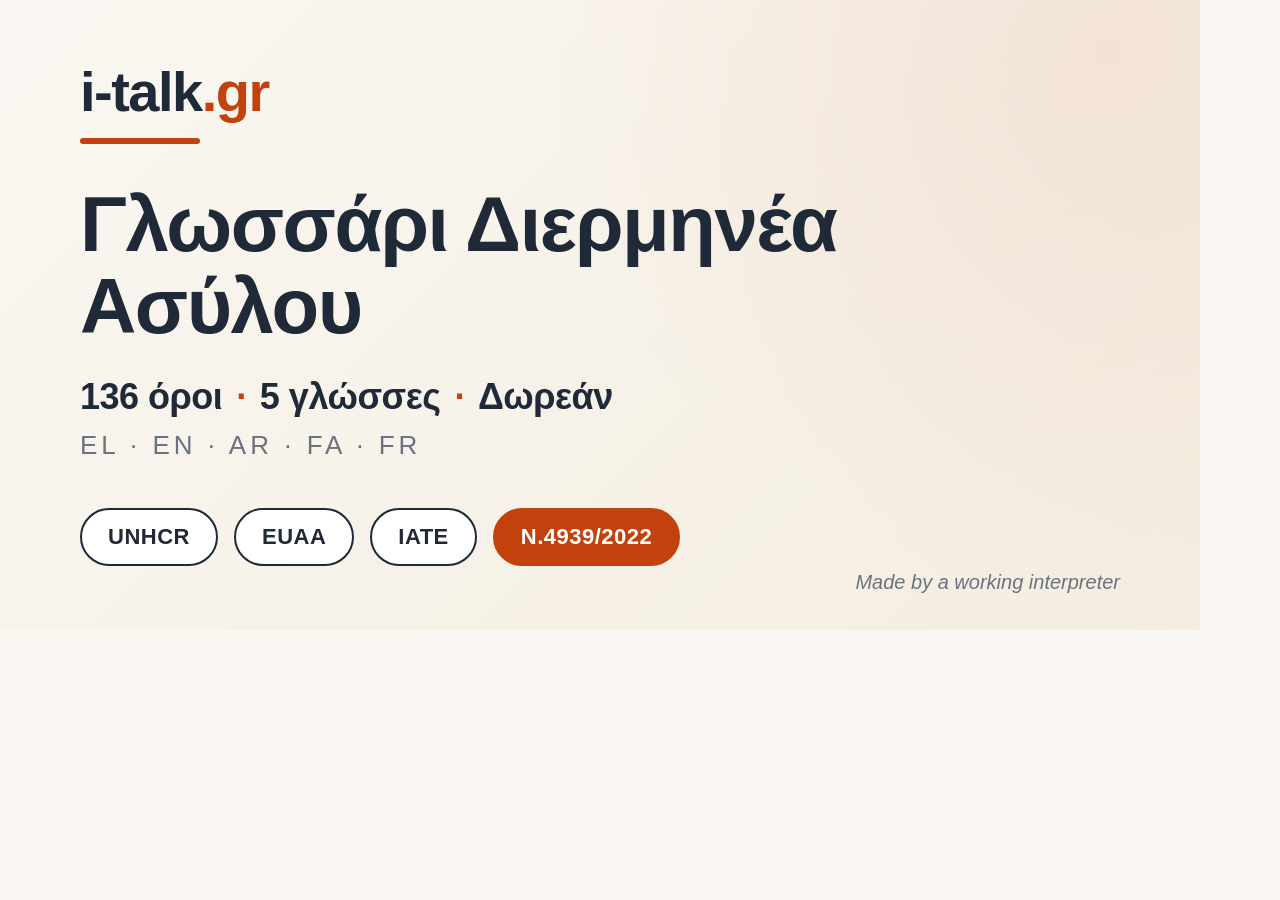
<file: og-image.html>
<!DOCTYPE html>
<html lang="el">
<head>
<meta charset="UTF-8">
<title>i-talk.gr — OG preview</title>
<style>
  * { margin: 0; padding: 0; box-sizing: border-box; }
  html, body {
    width: 1200px;
    height: 630px;
    overflow: hidden;
    font-family: -apple-system, BlinkMacSystemFont, "Segoe UI", "Helvetica Neue", Arial, "Noto Sans", sans-serif;
    background: #FAF7F2;
    color: #1F2937;
  }
  .card {
    width: 1200px;
    height: 630px;
    padding: 64px 80px;
    position: relative;
    display: flex;
    flex-direction: column;
    justify-content: space-between;
    background:
      radial-gradient(circle at 92% 8%, rgba(194, 65, 12, 0.08) 0%, transparent 45%),
      linear-gradient(135deg, #FAF7F2 0%, #F4EDE0 100%);
  }
  .brand {
    font-size: 56px;
    font-weight: 800;
    letter-spacing: -1.5px;
    color: #1F2937;
    line-height: 1;
  }
  .brand .dot { color: #C2410C; }
  .brand-rule {
    width: 120px;
    height: 6px;
    background: #C2410C;
    margin-top: 18px;
    border-radius: 3px;
  }
  .headline {
    font-size: 78px;
    font-weight: 700;
    line-height: 1.05;
    letter-spacing: -1.5px;
    color: #1F2937;
    margin-top: 40px;
  }
  .stats {
    margin-top: 28px;
    font-size: 36px;
    font-weight: 600;
    color: #1F2937;
    letter-spacing: -0.5px;
  }
  .stats .sep { color: #C2410C; padding: 0 14px; font-weight: 800; }
  .languages {
    margin-top: 12px;
    font-size: 26px;
    color: #6B7280;
    font-weight: 500;
    letter-spacing: 4px;
  }
  .badges {
    display: flex;
    gap: 16px;
    margin-top: 0;
  }
  .badge {
    padding: 14px 26px;
    background: #FFFFFF;
    border: 2px solid #1F2937;
    border-radius: 999px;
    font-size: 22px;
    font-weight: 700;
    color: #1F2937;
    letter-spacing: 0.5px;
  }
  .badge.accent {
    background: #C2410C;
    color: #FFFFFF;
    border-color: #C2410C;
  }
  .signature {
    position: absolute;
    bottom: 36px;
    right: 80px;
    font-size: 20px;
    color: #6B7280;
    font-style: italic;
    font-weight: 500;
  }
  .footer-row {
    display: flex;
    justify-content: space-between;
    align-items: flex-end;
  }
</style>
</head>
<body>
  <div class="card">
    <div>
      <div class="brand">i-talk<span class="dot">.gr</span></div>
      <div class="brand-rule"></div>
      <div class="headline">Γλωσσάρι Διερμηνέα<br>Ασύλου</div>
      <div class="stats">136 όροι<span class="sep">·</span>5 γλώσσες<span class="sep">·</span>Δωρεάν</div>
      <div class="languages">EL · EN · AR · FA · FR</div>
    </div>
    <div class="footer-row">
      <div class="badges">
        <div class="badge">UNHCR</div>
        <div class="badge">EUAA</div>
        <div class="badge">IATE</div>
        <div class="badge accent">Ν.4939/2022</div>
      </div>
    </div>
    <div class="signature">Made by a working interpreter</div>
  </div>
</body>
</html>
</file>
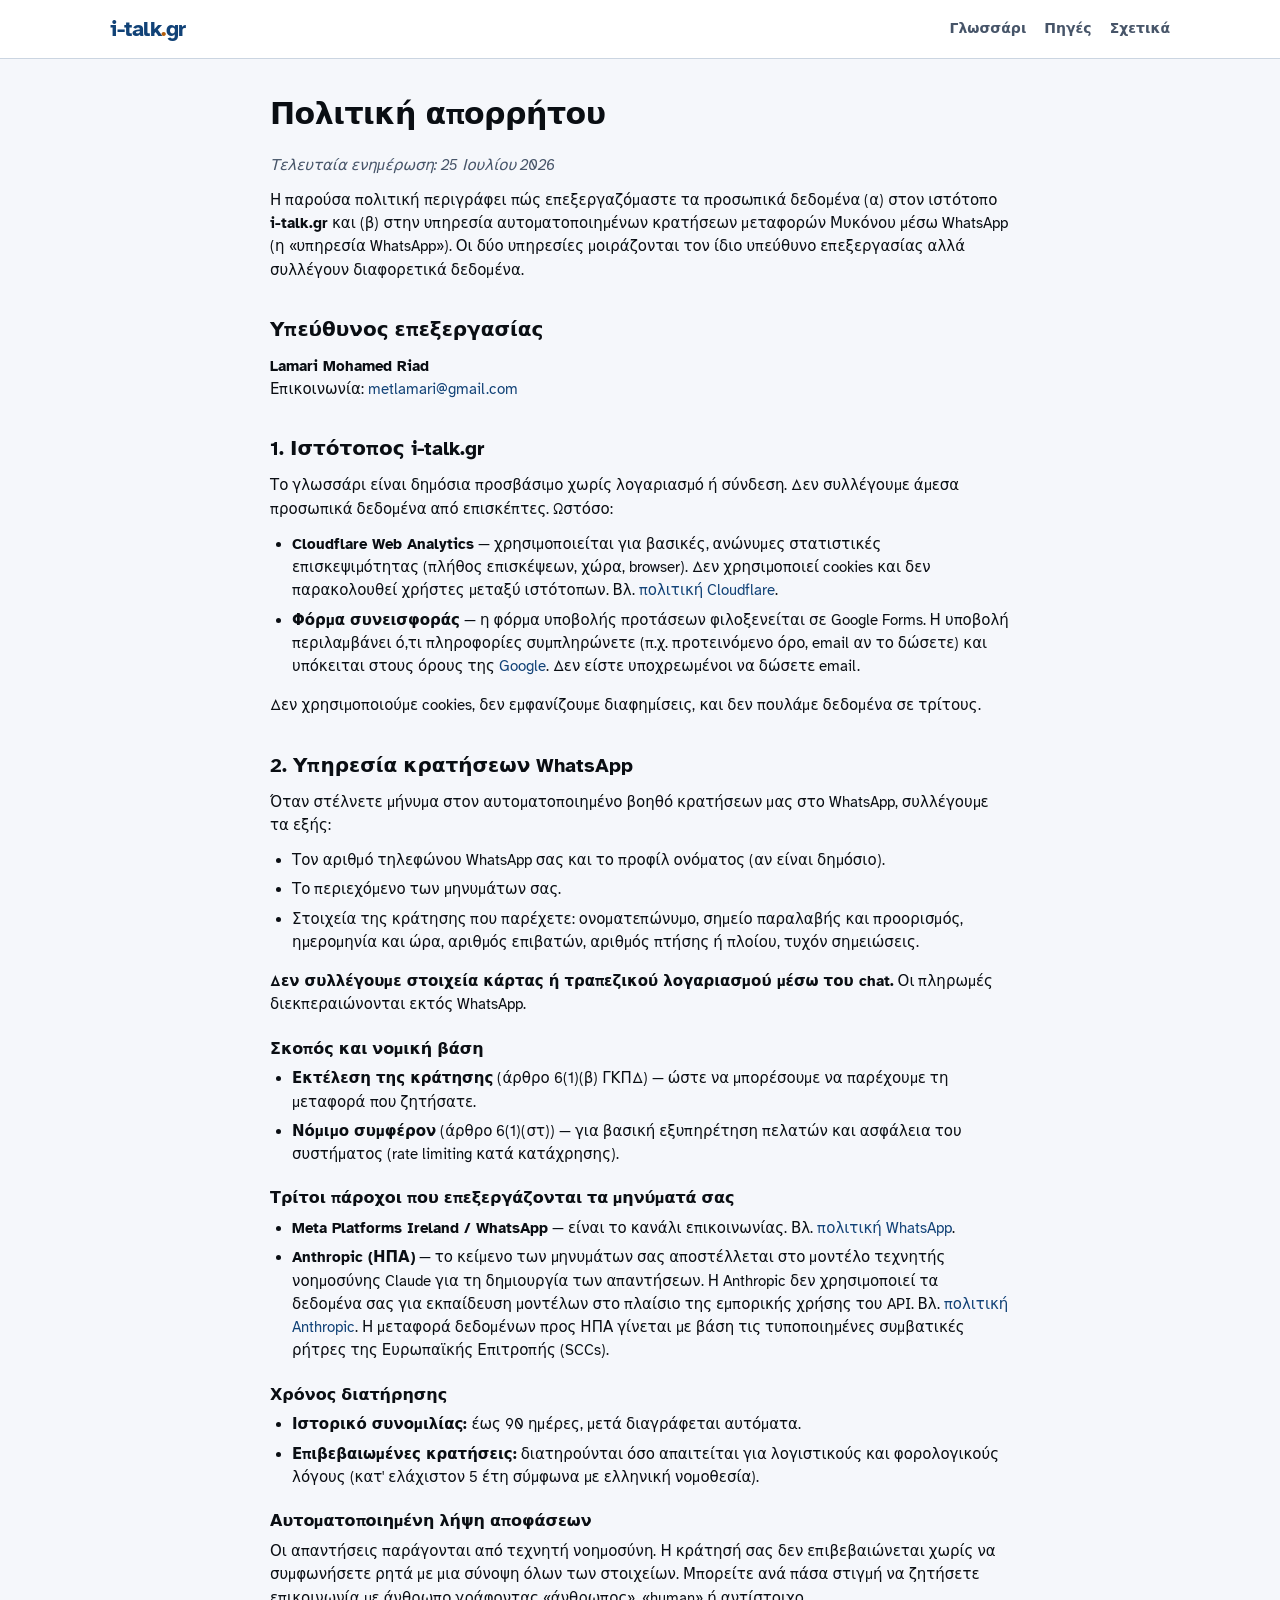
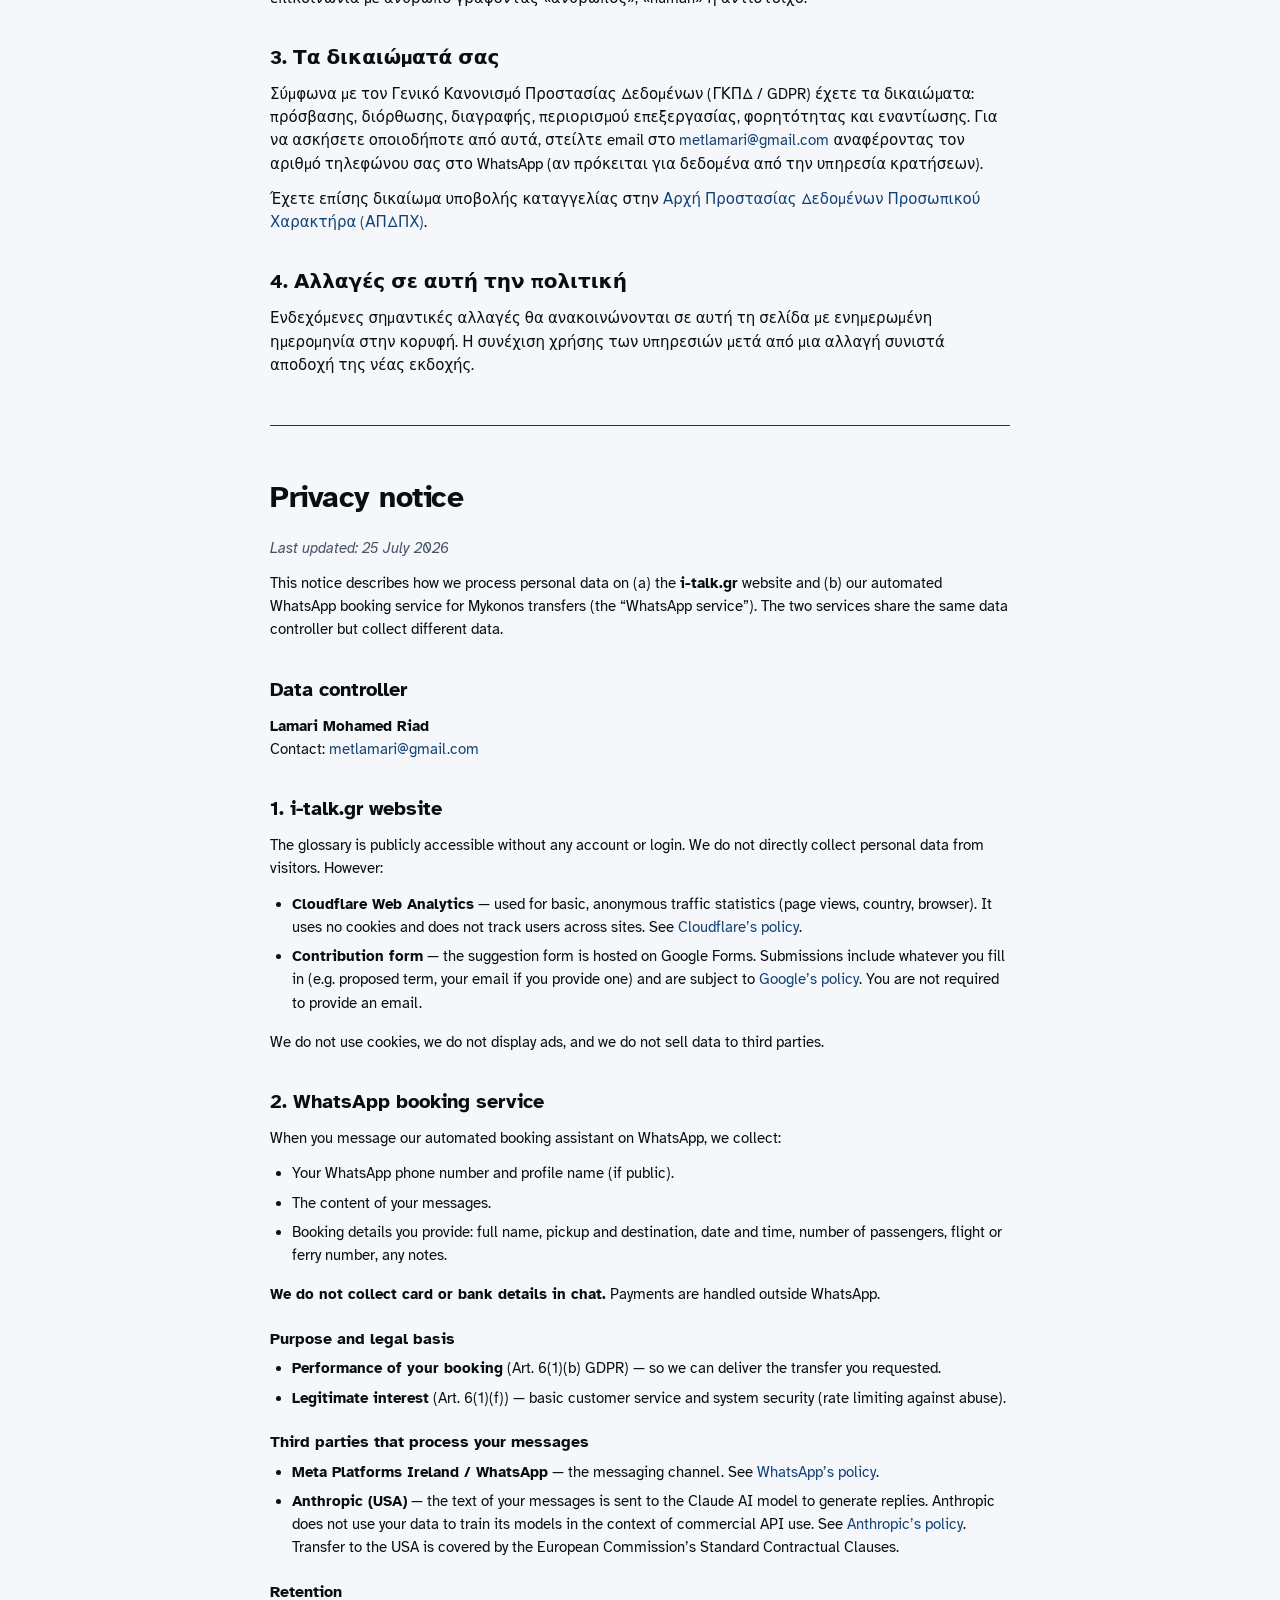
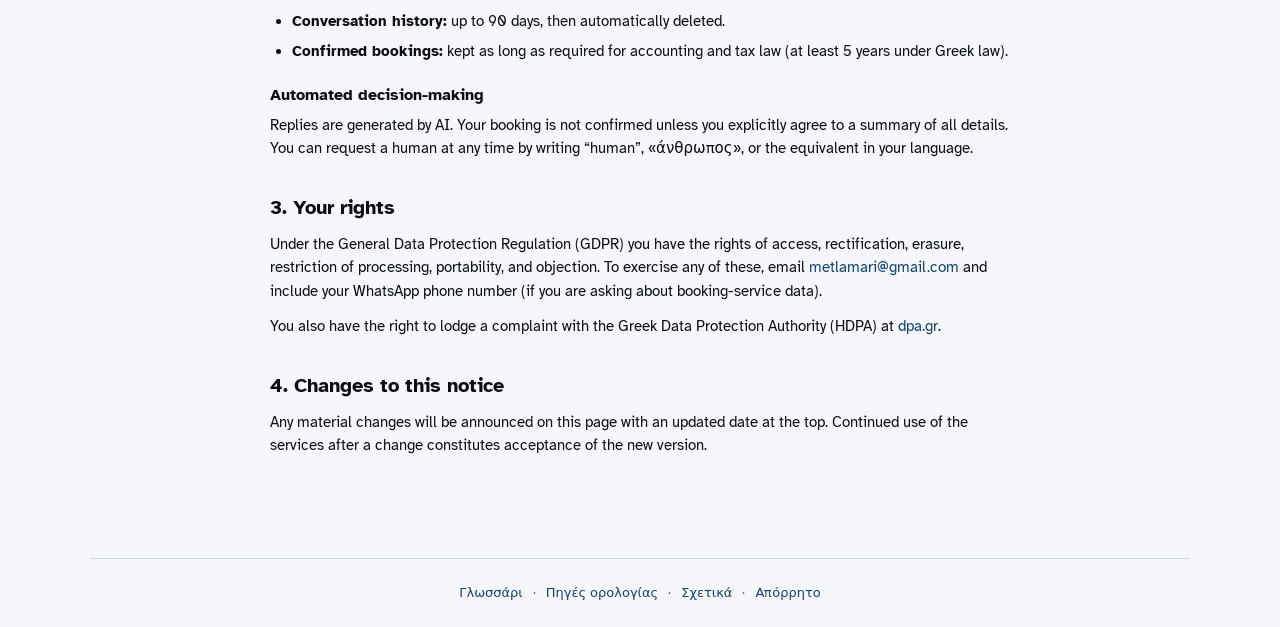
<file: privacy.html>
<!DOCTYPE html>
<html lang="el">
<head>
  <meta charset="UTF-8">
  <meta name="viewport" content="width=device-width, initial-scale=1.0">
  <title>Πολιτική απορρήτου &mdash; i-talk.gr</title>
  <meta name="description" content="Πολιτική απορρήτου του i-talk.gr και της υπηρεσίας κρατήσεων μεταφορών στη Μύκονο μέσω WhatsApp.">
  <link rel="icon" type="image/png" sizes="192x192" href="/icon-192.png">
  <link rel="icon" type="image/png" sizes="512x512" href="/icon-512.png">
  <link rel="apple-touch-icon" href="/icon-192.png">
  <link rel="manifest" href="/manifest.json">
  <meta name="theme-color" content="#114277">
  <link rel="preconnect" href="https://fonts.googleapis.com">
  <link rel="preconnect" href="https://fonts.gstatic.com" crossorigin>
  <link href="https://fonts.googleapis.com/css2?family=Atkinson+Hyperlegible:wght@400;700&family=JetBrains+Mono:wght@500;600&display=swap" rel="stylesheet">
  <link rel="stylesheet" href="styles.css">
</head>
<body>
  <header>
    <div class="header-row">
      <div class="brand">i-talk<span class="dot">.</span>gr</div>
      <nav>
        <a href="index.html">Γλωσσάρι</a>
        <a href="sources.html">Πηγές</a>
        <a href="about.html">Σχετικά</a>
      </nav>
    </div>
  </header>

  <div class="page-content">
    <h1>Πολιτική απορρήτου</h1>
    <p><em>Τελευταία ενημέρωση: 25 Ιουλίου 2026</em></p>

    <p>
      Η παρούσα πολιτική περιγράφει πώς επεξεργαζόμαστε τα προσωπικά δεδομένα (α) στον ιστότοπο
      <strong>i-talk.gr</strong> και (β) στην υπηρεσία αυτοματοποιημένων κρατήσεων μεταφορών Μυκόνου
      μέσω WhatsApp (η &laquo;υπηρεσία WhatsApp&raquo;). Οι δύο υπηρεσίες μοιράζονται τον ίδιο υπεύθυνο
      επεξεργασίας αλλά συλλέγουν διαφορετικά δεδομένα.
    </p>

    <h2>Υπεύθυνος επεξεργασίας</h2>
    <p>
      <strong>Lamari Mohamed Riad</strong><br>
      Επικοινωνία: <a href="mailto:metlamari@gmail.com">metlamari@gmail.com</a>
    </p>

    <h2>1. Ιστότοπος i-talk.gr</h2>
    <p>
      Το γλωσσάρι είναι δημόσια προσβάσιμο χωρίς λογαριασμό ή σύνδεση. Δεν συλλέγουμε
      άμεσα προσωπικά δεδομένα από επισκέπτες. Ωστόσο:
    </p>
    <ul>
      <li>
        <strong>Cloudflare Web Analytics</strong> &mdash; χρησιμοποιείται για βασικές, ανώνυμες
        στατιστικές επισκεψιμότητας (πλήθος επισκέψεων, χώρα, browser). Δεν χρησιμοποιεί cookies και
        δεν παρακολουθεί χρήστες μεταξύ ιστότοπων. Βλ.
        <a href="https://www.cloudflare.com/privacypolicy/" target="_blank" rel="noopener">πολιτική Cloudflare</a>.
      </li>
      <li>
        <strong>Φόρμα συνεισφοράς</strong> &mdash; η φόρμα υποβολής προτάσεων φιλοξενείται σε
        Google Forms. Η υποβολή περιλαμβάνει ό,τι πληροφορίες συμπληρώνετε (π.χ. προτεινόμενο
        όρο, email αν το δώσετε) και υπόκειται στους όρους της
        <a href="https://policies.google.com/privacy" target="_blank" rel="noopener">Google</a>.
        Δεν είστε υποχρεωμένοι να δώσετε email.
      </li>
    </ul>
    <p>
      Δεν χρησιμοποιούμε cookies, δεν εμφανίζουμε διαφημίσεις, και δεν πουλάμε δεδομένα σε τρίτους.
    </p>

    <h2>2. Υπηρεσία κρατήσεων WhatsApp</h2>
    <p>
      Όταν στέλνετε μήνυμα στον αυτοματοποιημένο βοηθό κρατήσεων μας στο WhatsApp,
      συλλέγουμε τα εξής:
    </p>
    <ul>
      <li>Τον αριθμό τηλεφώνου WhatsApp σας και το προφίλ ονόματος (αν είναι δημόσιο).</li>
      <li>Το περιεχόμενο των μηνυμάτων σας.</li>
      <li>Στοιχεία της κράτησης που παρέχετε: ονοματεπώνυμο, σημείο παραλαβής και προορισμός, ημερομηνία και ώρα, αριθμός επιβατών, αριθμός πτήσης ή πλοίου, τυχόν σημειώσεις.</li>
    </ul>
    <p>
      <strong>Δεν συλλέγουμε στοιχεία κάρτας ή τραπεζικού λογαριασμού μέσω του chat.</strong> Οι πληρωμές διεκπεραιώνονται εκτός WhatsApp.
    </p>

    <h3>Σκοπός και νομική βάση</h3>
    <ul>
      <li><strong>Εκτέλεση της κράτησης</strong> (άρθρο 6(1)(β) ΓΚΠΔ) &mdash; ώστε να μπορέσουμε να παρέχουμε τη μεταφορά που ζητήσατε.</li>
      <li><strong>Νόμιμο συμφέρον</strong> (άρθρο 6(1)(στ)) &mdash; για βασική εξυπηρέτηση πελατών και ασφάλεια του συστήματος (rate limiting κατά κατάχρησης).</li>
    </ul>

    <h3>Τρίτοι πάροχοι που επεξεργάζονται τα μηνύματά σας</h3>
    <ul>
      <li><strong>Meta Platforms Ireland / WhatsApp</strong> &mdash; είναι το κανάλι επικοινωνίας. Βλ.
        <a href="https://www.whatsapp.com/legal/privacy-policy" target="_blank" rel="noopener">πολιτική WhatsApp</a>.
      </li>
      <li>
        <strong>Anthropic (ΗΠΑ)</strong> &mdash; το κείμενο των μηνυμάτων σας αποστέλλεται στο μοντέλο τεχνητής νοημοσύνης Claude για τη δημιουργία των απαντήσεων. Η Anthropic δεν χρησιμοποιεί τα δεδομένα σας για εκπαίδευση μοντέλων στο πλαίσιο της εμπορικής χρήσης του API. Βλ.
        <a href="https://www.anthropic.com/legal/privacy" target="_blank" rel="noopener">πολιτική Anthropic</a>. Η μεταφορά δεδομένων προς ΗΠΑ γίνεται με βάση τις τυποποιημένες συμβατικές ρήτρες της Ευρωπαϊκής Επιτροπής (SCCs).
      </li>
    </ul>

    <h3>Χρόνος διατήρησης</h3>
    <ul>
      <li><strong>Ιστορικό συνομιλίας:</strong> έως 90 ημέρες, μετά διαγράφεται αυτόματα.</li>
      <li><strong>Επιβεβαιωμένες κρατήσεις:</strong> διατηρούνται όσο απαιτείται για λογιστικούς και φορολογικούς λόγους (κατ' ελάχιστον 5 έτη σύμφωνα με ελληνική νομοθεσία).</li>
    </ul>

    <h3>Αυτοματοποιημένη λήψη αποφάσεων</h3>
    <p>
      Οι απαντήσεις παράγονται από τεχνητή νοημοσύνη. Η κράτησή σας δεν επιβεβαιώνεται χωρίς
      να συμφωνήσετε ρητά με μια σύνοψη όλων των στοιχείων. Μπορείτε ανά πάσα στιγμή να
      ζητήσετε επικοινωνία με άνθρωπο γράφοντας &laquo;άνθρωπος&raquo;, &laquo;human&raquo; ή αντίστοιχο.
    </p>

    <h2>3. Τα δικαιώματά σας</h2>
    <p>
      Σύμφωνα με τον Γενικό Κανονισμό Προστασίας Δεδομένων (ΓΚΠΔ / GDPR) έχετε τα δικαιώματα:
      πρόσβασης, διόρθωσης, διαγραφής, περιορισμού επεξεργασίας, φορητότητας και εναντίωσης.
      Για να ασκήσετε οποιοδήποτε από αυτά, στείλτε email στο
      <a href="mailto:metlamari@gmail.com">metlamari@gmail.com</a> αναφέροντας τον αριθμό τηλεφώνου σας
      στο WhatsApp (αν πρόκειται για δεδομένα από την υπηρεσία κρατήσεων).
    </p>
    <p>
      Έχετε επίσης δικαίωμα υποβολής καταγγελίας στην
      <a href="https://www.dpa.gr" target="_blank" rel="noopener">Αρχή Προστασίας Δεδομένων Προσωπικού Χαρακτήρα (ΑΠΔΠΧ)</a>.
    </p>

    <h2>4. Αλλαγές σε αυτή την πολιτική</h2>
    <p>
      Ενδεχόμενες σημαντικές αλλαγές θα ανακοινώνονται σε αυτή τη σελίδα με ενημερωμένη ημερομηνία στην κορυφή.
      Η συνέχιση χρήσης των υπηρεσιών μετά από μια αλλαγή συνιστά αποδοχή της νέας εκδοχής.
    </p>

    <hr style="margin: 3rem 0; border: none; border-top: 1px solid #333;">

    <h1 id="en">Privacy notice</h1>
    <p><em>Last updated: 25 July 2026</em></p>

    <p>
      This notice describes how we process personal data on (a) the <strong>i-talk.gr</strong>
      website and (b) our automated WhatsApp booking service for Mykonos transfers (the
      &ldquo;WhatsApp service&rdquo;). The two services share the same data controller but
      collect different data.
    </p>

    <h2>Data controller</h2>
    <p>
      <strong>Lamari Mohamed Riad</strong><br>
      Contact: <a href="mailto:metlamari@gmail.com">metlamari@gmail.com</a>
    </p>

    <h2>1. i-talk.gr website</h2>
    <p>
      The glossary is publicly accessible without any account or login. We do not directly
      collect personal data from visitors. However:
    </p>
    <ul>
      <li>
        <strong>Cloudflare Web Analytics</strong> &mdash; used for basic, anonymous traffic
        statistics (page views, country, browser). It uses no cookies and does not track users
        across sites. See <a href="https://www.cloudflare.com/privacypolicy/" target="_blank" rel="noopener">Cloudflare&rsquo;s policy</a>.
      </li>
      <li>
        <strong>Contribution form</strong> &mdash; the suggestion form is hosted on Google Forms.
        Submissions include whatever you fill in (e.g. proposed term, your email if you provide one)
        and are subject to <a href="https://policies.google.com/privacy" target="_blank" rel="noopener">Google&rsquo;s policy</a>. You are not required to provide an email.
      </li>
    </ul>
    <p>
      We do not use cookies, we do not display ads, and we do not sell data to third parties.
    </p>

    <h2>2. WhatsApp booking service</h2>
    <p>
      When you message our automated booking assistant on WhatsApp, we collect:
    </p>
    <ul>
      <li>Your WhatsApp phone number and profile name (if public).</li>
      <li>The content of your messages.</li>
      <li>Booking details you provide: full name, pickup and destination, date and time, number of passengers, flight or ferry number, any notes.</li>
    </ul>
    <p>
      <strong>We do not collect card or bank details in chat.</strong> Payments are handled outside WhatsApp.
    </p>

    <h3>Purpose and legal basis</h3>
    <ul>
      <li><strong>Performance of your booking</strong> (Art. 6(1)(b) GDPR) &mdash; so we can deliver the transfer you requested.</li>
      <li><strong>Legitimate interest</strong> (Art. 6(1)(f)) &mdash; basic customer service and system security (rate limiting against abuse).</li>
    </ul>

    <h3>Third parties that process your messages</h3>
    <ul>
      <li><strong>Meta Platforms Ireland / WhatsApp</strong> &mdash; the messaging channel. See
        <a href="https://www.whatsapp.com/legal/privacy-policy" target="_blank" rel="noopener">WhatsApp&rsquo;s policy</a>.
      </li>
      <li>
        <strong>Anthropic (USA)</strong> &mdash; the text of your messages is sent to the Claude AI model
        to generate replies. Anthropic does not use your data to train its models in the context of
        commercial API use. See <a href="https://www.anthropic.com/legal/privacy" target="_blank" rel="noopener">Anthropic&rsquo;s policy</a>. Transfer to the USA is covered by the European Commission&rsquo;s Standard Contractual Clauses.
      </li>
    </ul>

    <h3>Retention</h3>
    <ul>
      <li><strong>Conversation history:</strong> up to 90 days, then automatically deleted.</li>
      <li><strong>Confirmed bookings:</strong> kept as long as required for accounting and tax law (at least 5 years under Greek law).</li>
    </ul>

    <h3>Automated decision-making</h3>
    <p>
      Replies are generated by AI. Your booking is not confirmed unless you explicitly agree to
      a summary of all details. You can request a human at any time by writing &ldquo;human&rdquo;,
      &laquo;άνθρωπος&raquo;, or the equivalent in your language.
    </p>

    <h2>3. Your rights</h2>
    <p>
      Under the General Data Protection Regulation (GDPR) you have the rights of access, rectification,
      erasure, restriction of processing, portability, and objection. To exercise any of these, email
      <a href="mailto:metlamari@gmail.com">metlamari@gmail.com</a> and include your WhatsApp phone number
      (if you are asking about booking-service data).
    </p>
    <p>
      You also have the right to lodge a complaint with the Greek Data Protection Authority (HDPA) at
      <a href="https://www.dpa.gr/en" target="_blank" rel="noopener">dpa.gr</a>.
    </p>

    <h2>4. Changes to this notice</h2>
    <p>
      Any material changes will be announced on this page with an updated date at the top.
      Continued use of the services after a change constitutes acceptance of the new version.
    </p>
  </div>

  <footer>
    <div>
      <a href="index.html">Γλωσσάρι</a> &middot;
      <a href="sources.html">Πηγές ορολογίας</a> &middot;
      <a href="about.html">Σχετικά</a> &middot;
      <a href="privacy.html">Απόρρητο</a>
    </div>
  </footer>

  <!-- Cloudflare Web Analytics -->
  <script defer src='https://static.cloudflareinsights.com/beacon.min.js' data-cf-beacon='{"token": "0d5d3395ee364e91b84a31570635e971"}'></script>
  <!-- End Cloudflare Web Analytics -->
</body>
</html>
</file>
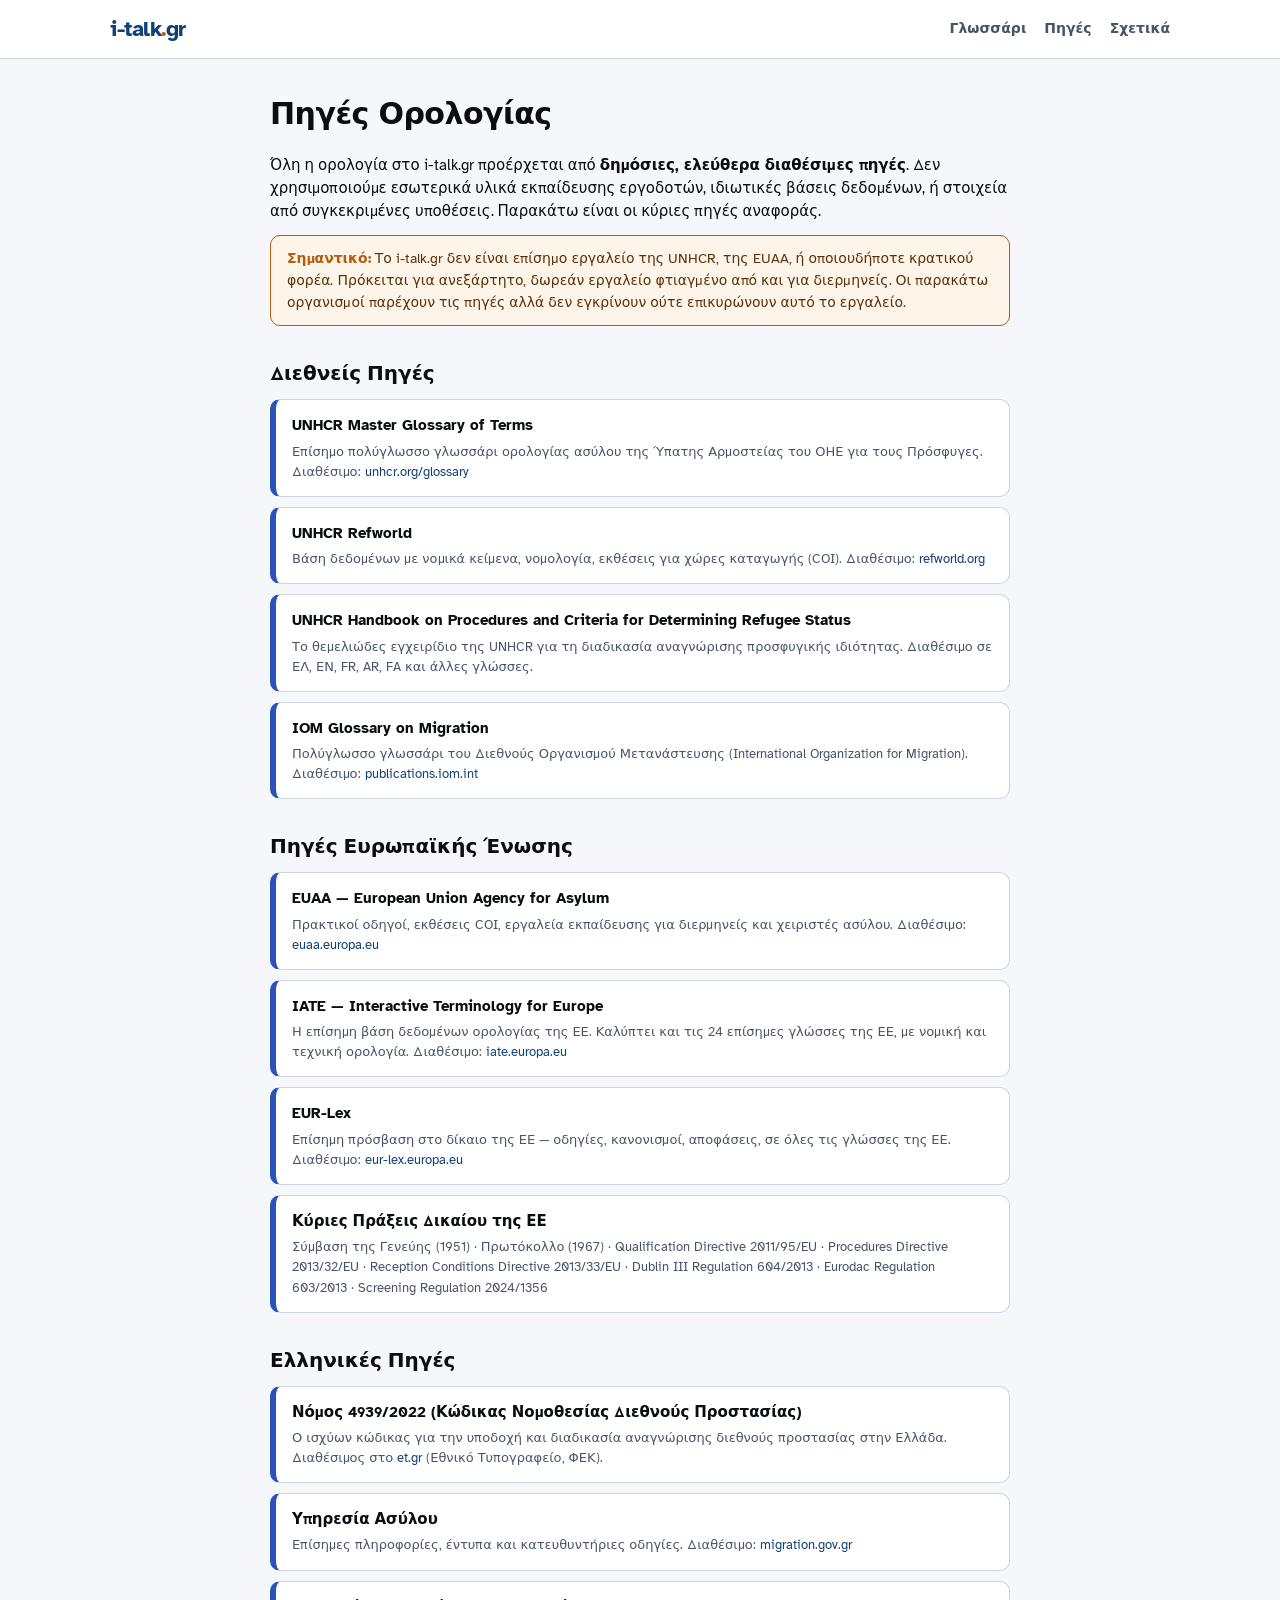
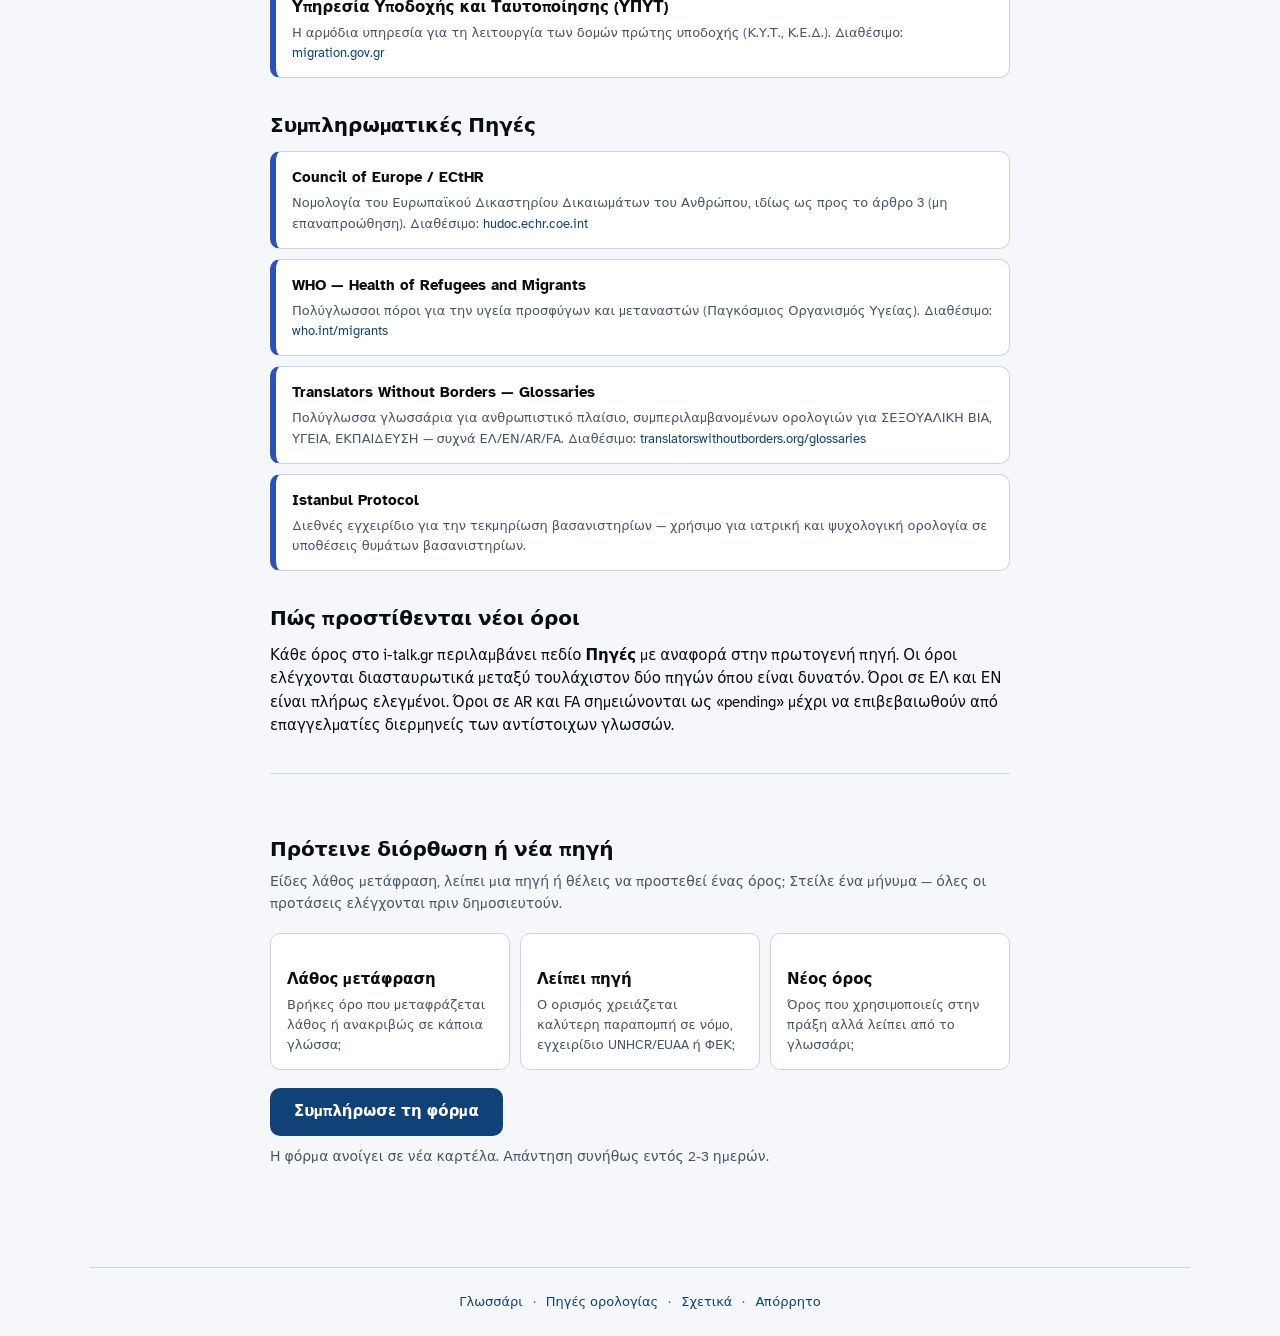
<file: sources.html>
<!DOCTYPE html>
<html lang="el">
<head>
  <meta charset="UTF-8">
  <meta name="viewport" content="width=device-width, initial-scale=1.0">
  <title>Πηγές Ορολογίας &mdash; i-talk.gr</title>
  <link rel="icon" type="image/png" sizes="192x192" href="/icon-192.png">
  <link rel="icon" type="image/png" sizes="512x512" href="/icon-512.png">
  <link rel="apple-touch-icon" href="/icon-192.png">
  <link rel="manifest" href="/manifest.json">
  <meta name="theme-color" content="#114277">
  <link rel="preconnect" href="https://fonts.googleapis.com">
  <link rel="preconnect" href="https://fonts.gstatic.com" crossorigin>
  <link href="https://fonts.googleapis.com/css2?family=Atkinson+Hyperlegible:wght@400;700&family=JetBrains+Mono:wght@500;600&display=swap" rel="stylesheet">
  <link rel="stylesheet" href="styles.css">
</head>
<body>
  <header>
    <div class="header-row">
      <div class="brand">i-talk<span class="dot">.</span>gr</div>
      <nav>
        <a href="index.html">Γλωσσάρι</a>
        <a href="sources.html">Πηγές</a>
        <a href="about.html">Σχετικά</a>
      </nav>
    </div>
  </header>

  <div class="page-content">
    <h1>Πηγές Ορολογίας</h1>
    <p>
      Όλη η ορολογία στο i-talk.gr προέρχεται από <strong>δημόσιες, ελεύθερα διαθέσιμες πηγές</strong>.
      Δεν χρησιμοποιούμε εσωτερικά υλικά εκπαίδευσης εργοδοτών, ιδιωτικές βάσεις δεδομένων,
      ή στοιχεία από συγκεκριμένες υποθέσεις. Παρακάτω είναι οι κύριες πηγές αναφοράς.
    </p>

    <div class="disclaimer">
      <strong>Σημαντικό:</strong> Το i-talk.gr δεν είναι επίσημο εργαλείο της UNHCR, της EUAA,
      ή οποιουδήποτε κρατικού φορέα. Πρόκειται για ανεξάρτητο, δωρεάν εργαλείο φτιαγμένο από
      και για διερμηνείς. Οι παρακάτω οργανισμοί παρέχουν τις πηγές αλλά δεν εγκρίνουν ούτε
      επικυρώνουν αυτό το εργαλείο.
    </div>

    <h2>Διεθνείς Πηγές</h2>

    <div class="source-block">
      <div class="src-name">UNHCR Master Glossary of Terms</div>
      <div class="src-meta">
        Επίσημο πολύγλωσσο γλωσσάρι ορολογίας ασύλου της Ύπατης Αρμοστείας του ΟΗΕ για τους Πρόσφυγες.
        Διαθέσιμο: <a href="https://www.unhcr.org/glossary" target="_blank" rel="noopener">unhcr.org/glossary</a>
      </div>
    </div>

    <div class="source-block">
      <div class="src-name">UNHCR Refworld</div>
      <div class="src-meta">
        Βάση δεδομένων με νομικά κείμενα, νομολογία, εκθέσεις για χώρες καταγωγής (COI).
        Διαθέσιμο: <a href="https://www.refworld.org" target="_blank" rel="noopener">refworld.org</a>
      </div>
    </div>

    <div class="source-block">
      <div class="src-name">UNHCR Handbook on Procedures and Criteria for Determining Refugee Status</div>
      <div class="src-meta">
        Το θεμελιώδες εγχειρίδιο της UNHCR για τη διαδικασία αναγνώρισης προσφυγικής ιδιότητας.
        Διαθέσιμο σε ΕΛ, ΕΝ, FR, AR, FA και άλλες γλώσσες.
      </div>
    </div>

    <div class="source-block">
      <div class="src-name">IOM Glossary on Migration</div>
      <div class="src-meta">
        Πολύγλωσσο γλωσσάρι του Διεθνούς Οργανισμού Μετανάστευσης (International Organization for Migration).
        Διαθέσιμο: <a href="https://publications.iom.int" target="_blank" rel="noopener">publications.iom.int</a>
      </div>
    </div>

    <h2>Πηγές Ευρωπαϊκής Ένωσης</h2>

    <div class="source-block">
      <div class="src-name">EUAA &mdash; European Union Agency for Asylum</div>
      <div class="src-meta">
        Πρακτικοί οδηγοί, εκθέσεις COI, εργαλεία εκπαίδευσης για διερμηνείς και χειριστές ασύλου.
        Διαθέσιμο: <a href="https://euaa.europa.eu" target="_blank" rel="noopener">euaa.europa.eu</a>
      </div>
    </div>

    <div class="source-block">
      <div class="src-name">IATE &mdash; Interactive Terminology for Europe</div>
      <div class="src-meta">
        Η επίσημη βάση δεδομένων ορολογίας της ΕΕ. Καλύπτει και τις 24 επίσημες γλώσσες της ΕΕ,
        με νομική και τεχνική ορολογία.
        Διαθέσιμο: <a href="https://iate.europa.eu" target="_blank" rel="noopener">iate.europa.eu</a>
      </div>
    </div>

    <div class="source-block">
      <div class="src-name">EUR-Lex</div>
      <div class="src-meta">
        Επίσημη πρόσβαση στο δίκαιο της ΕΕ &mdash; οδηγίες, κανονισμοί, αποφάσεις, σε όλες τις γλώσσες της ΕΕ.
        Διαθέσιμο: <a href="https://eur-lex.europa.eu" target="_blank" rel="noopener">eur-lex.europa.eu</a>
      </div>
    </div>

    <div class="source-block">
      <div class="src-name">Κύριες Πράξεις Δικαίου της ΕΕ</div>
      <div class="src-meta">
        Σύμβαση της Γενεύης (1951) &middot; Πρωτόκολλο (1967) &middot;
        Qualification Directive 2011/95/EU &middot; Procedures Directive 2013/32/EU &middot;
        Reception Conditions Directive 2013/33/EU &middot; Dublin III Regulation 604/2013 &middot;
        Eurodac Regulation 603/2013 &middot; Screening Regulation 2024/1356
      </div>
    </div>

    <h2>Ελληνικές Πηγές</h2>

    <div class="source-block">
      <div class="src-name">Νόμος 4939/2022 (Κώδικας Νομοθεσίας Διεθνούς Προστασίας)</div>
      <div class="src-meta">
        Ο ισχύων κώδικας για την υποδοχή και διαδικασία αναγνώρισης διεθνούς προστασίας στην Ελλάδα.
        Διαθέσιμος στο <a href="https://www.et.gr" target="_blank" rel="noopener">et.gr</a>
        (Εθνικό Τυπογραφείο, ΦΕΚ).
      </div>
    </div>

    <div class="source-block">
      <div class="src-name">Υπηρεσία Ασύλου</div>
      <div class="src-meta">
        Επίσημες πληροφορίες, έντυπα και κατευθυντήριες οδηγίες.
        Διαθέσιμο: <a href="https://migration.gov.gr/migration-policy/asylum-service/" target="_blank" rel="noopener">migration.gov.gr</a>
      </div>
    </div>

    <div class="source-block">
      <div class="src-name">Υπηρεσία Υποδοχής και Ταυτοποίησης (ΥΠΥΤ)</div>
      <div class="src-meta">
        Η αρμόδια υπηρεσία για τη λειτουργία των δομών πρώτης υποδοχής (Κ.Υ.Τ., Κ.Ε.Δ.).
        Διαθέσιμο: <a href="https://migration.gov.gr" target="_blank" rel="noopener">migration.gov.gr</a>
      </div>
    </div>

    <h2>Συμπληρωματικές Πηγές</h2>

    <div class="source-block">
      <div class="src-name">Council of Europe / ECtHR</div>
      <div class="src-meta">
        Νομολογία του Ευρωπαϊκού Δικαστηρίου Δικαιωμάτων του Ανθρώπου, ιδίως ως προς το άρθρο 3 (μη επαναπροώθηση).
        Διαθέσιμο: <a href="https://hudoc.echr.coe.int" target="_blank" rel="noopener">hudoc.echr.coe.int</a>
      </div>
    </div>

    <div class="source-block">
      <div class="src-name">WHO &mdash; Health of Refugees and Migrants</div>
      <div class="src-meta">
        Πολύγλωσσοι πόροι για την υγεία προσφύγων και μεταναστών (Παγκόσμιος Οργανισμός Υγείας).
        Διαθέσιμο: <a href="https://www.who.int/migrants" target="_blank" rel="noopener">who.int/migrants</a>
      </div>
    </div>

    <div class="source-block">
      <div class="src-name">Translators Without Borders &mdash; Glossaries</div>
      <div class="src-meta">
        Πολύγλωσσα γλωσσάρια για ανθρωπιστικό πλαίσιο, συμπεριλαμβανομένων ορολογιών για ΣΕΞΟΥΑΛΙΚΗ ΒΙΑ,
        ΥΓΕΙΑ, ΕΚΠΑΙΔΕΥΣΗ &mdash; συχνά ΕΛ/ΕΝ/AR/FA.
        Διαθέσιμο: <a href="https://translatorswithoutborders.org/glossaries" target="_blank" rel="noopener">translatorswithoutborders.org/glossaries</a>
      </div>
    </div>

    <div class="source-block">
      <div class="src-name">Istanbul Protocol</div>
      <div class="src-meta">
        Διεθνές εγχειρίδιο για την τεκμηρίωση βασανιστηρίων &mdash; χρήσιμο για ιατρική και ψυχολογική ορολογία
        σε υποθέσεις θυμάτων βασανιστηρίων.
      </div>
    </div>

    <h2>Πώς προστίθενται νέοι όροι</h2>
    <p>
      Κάθε όρος στο i-talk.gr περιλαμβάνει πεδίο <strong>Πηγές</strong> με αναφορά στην πρωτογενή πηγή.
      Οι όροι ελέγχονται διασταυρωτικά μεταξύ τουλάχιστον δύο πηγών όπου είναι δυνατόν.
      Όροι σε ΕΛ και ΕΝ είναι πλήρως ελεγμένοι. Όροι σε AR και FA σημειώνονται ως
      &laquo;pending&raquo; μέχρι να επιβεβαιωθούν από επαγγελματίες διερμηνείς των αντίστοιχων γλωσσών.
    </p>

    <section class="contribute-section">
      <h2>Πρότεινε διόρθωση ή νέα πηγή</h2>
      <p>Είδες λάθος μετάφραση, λείπει μια πηγή ή θέλεις να προστεθεί ένας όρος; Στείλε ένα μήνυμα — όλες οι προτάσεις ελέγχονται πριν δημοσιευτούν.</p>

      <div class="contribute-cards">
        <div class="contribute-card">
          <h3>Λάθος μετάφραση</h3>
          <p>Βρήκες όρο που μεταφράζεται λάθος ή ανακριβώς σε κάποια γλώσσα;</p>
        </div>
        <div class="contribute-card">
          <h3>Λείπει πηγή</h3>
          <p>Ο ορισμός χρειάζεται καλύτερη παραπομπή σε νόμο, εγχειρίδιο UNHCR/EUAA ή ΦΕΚ;</p>
        </div>
        <div class="contribute-card">
          <h3>Νέος όρος</h3>
          <p>Όρος που χρησιμοποιείς στην πράξη αλλά λείπει από το γλωσσάρι;</p>
        </div>
      </div>

      <a class="contribute-btn" href="https://docs.google.com/forms/d/e/1FAIpQLSdoiRHW2-Toxpkxi9mlae52Jv3VCLZpOQzOsnzYiHr2yXkaJQ/viewform" target="_blank" rel="noopener">Συμπλήρωσε τη φόρμα</a>
      <p class="contribute-note">Η φόρμα ανοίγει σε νέα καρτέλα. Απάντηση συνήθως εντός 2-3 ημερών.</p>
    </section>
  </div>

  <footer>
    <div>
      <a href="index.html">Γλωσσάρι</a> &middot;
      <a href="sources.html">Πηγές ορολογίας</a> &middot;
      <a href="about.html">Σχετικά</a> &middot;
      <a href="privacy.html">Απόρρητο</a>
    </div>
  </footer>

  <!-- Cloudflare Web Analytics -->
  <script defer src='https://static.cloudflareinsights.com/beacon.min.js' data-cf-beacon='{"token": "0d5d3395ee364e91b84a31570635e971"}'></script>
  <!-- End Cloudflare Web Analytics -->
</body>
</html>
</file>
<file: styles.css>
/* i-talk.gr — shared styles for sub-pages (about, sources, apr-2026, privacy).
   The main glossary (index.html) has its own inlined stylesheet. */

:root {
  --bg: #f5f7fb;
  --surface: #ffffff;
  --surface-alt: #eef2f8;
  --border: #cbd5e1;
  --border-strong: #94a3b8;
  --text: #0a0e13;
  --text-dim: #475569;
  --text-muted: #64748b;
  --primary: #114277;
  --primary-hover: #0a3f7a;

  --dom-legal: #2B52BA;
  --dom-legal-bg: #EEF2FC;
  --dom-medical: #D9383A;
  --dom-medical-bg: #FDF2F2;
  --dom-admin: #506173;
  --dom-admin-bg: #F1F4F7;
  --dom-psychosocial: #7A39BB;
  --dom-psychosocial-bg: #F7F1FD;
  --dom-warm: #B25E0E;
  --dom-warm-bg: #FDF4EA;
  --dom-restrict: #7A2E2E;
  --dom-restrict-bg: #FBEEEE;
}

* { box-sizing: border-box; margin: 0; padding: 0; }

html, body {
  background: var(--bg);
  color: var(--text);
  font-family: 'Atkinson Hyperlegible', system-ui, -apple-system, "Segoe UI", Roboto, sans-serif;
  line-height: 1.55;
  min-height: 100vh;
  -webkit-font-smoothing: antialiased;
}

a { color: var(--primary); text-decoration: none; }
a:hover { text-decoration: underline; }

/* ---- HEADER ---- */
header {
  background: var(--surface);
  border-bottom: 1px solid var(--border);
  position: sticky;
  top: 0;
  z-index: 20;
}
.header-row {
  max-width: 1100px;
  margin: 0 auto;
  padding: 12px 20px;
  display: flex;
  align-items: center;
  gap: 20px;
  flex-wrap: wrap;
}
.brand {
  font-size: 22px;
  font-weight: 700;
  color: var(--primary);
  letter-spacing: -0.5px;
}
.brand .dot { color: var(--dom-warm); }
nav {
  margin-left: auto;
  display: flex;
  gap: 18px;
  font-size: 14px;
}
nav a {
  color: var(--text-dim);
  text-decoration: none;
  font-weight: 600;
}
nav a:hover { color: var(--primary); text-decoration: none; }

/* ---- PAGE CONTENT ---- */
.page-content {
  max-width: 780px;
  margin: 0 auto;
  padding: 32px 20px 48px;
}
.page-content h1 {
  font-size: 30px;
  font-weight: 700;
  letter-spacing: -0.5px;
  margin-bottom: 16px;
  color: var(--text);
}
.page-content h2 {
  font-size: 20px;
  font-weight: 700;
  margin: 32px 0 10px;
  color: var(--text);
}
.page-content h3 {
  font-size: 16px;
  font-weight: 700;
  margin: 20px 0 6px;
  color: var(--text);
}
.page-content p {
  margin-bottom: 12px;
  color: var(--text);
  font-size: 15px;
}
.page-content ul {
  margin: 0 0 16px 22px;
  color: var(--text);
}
.page-content li {
  margin-bottom: 6px;
  font-size: 15px;
}
.page-content em { color: var(--text-dim); }

/* ---- SOURCE BLOCKS ---- */
.source-block {
  background: var(--surface);
  border: 1.5px solid var(--border);
  border-left-width: 6px;
  border-left-color: var(--dom-legal);
  border-radius: 10px;
  padding: 14px 16px;
  margin-bottom: 10px;
  transition: border-color 0.15s, box-shadow 0.15s;
}
.source-block:hover {
  border-color: var(--border-strong);
  border-left-color: var(--dom-legal);
  box-shadow: 0 2px 8px rgba(15,20,25,0.05);
}
.source-block .src-name {
  font-weight: 700;
  margin-bottom: 4px;
  color: var(--text);
  font-size: 15px;
}
.source-block .src-meta {
  font-size: 13px;
  color: var(--text-dim);
  line-height: 1.55;
}

/* ---- DISCLAIMER (amber accent) ---- */
.disclaimer {
  background: var(--dom-warm-bg);
  border: 1.5px solid var(--dom-warm);
  color: #5c3106;
  padding: 12px 16px;
  border-radius: 10px;
  font-size: 14px;
  margin-bottom: 16px;
}
.disclaimer strong { color: var(--dom-warm); }

/* ---- APR-2026 HERO ---- */
.apr-hero {
  background: linear-gradient(135deg, var(--dom-warm-bg) 0%, var(--surface) 100%);
  border: 2px solid var(--dom-warm);
  border-radius: 12px;
  padding: 24px 22px;
  margin-bottom: 20px;
}
.apr-badge {
  display: inline-block;
  background: var(--dom-warm);
  color: #fff;
  font-family: 'JetBrains Mono', monospace;
  font-weight: 700;
  font-size: 11px;
  letter-spacing: 1px;
  padding: 4px 10px;
  border-radius: 12px;
  margin-bottom: 12px;
}
.apr-hero h1 {
  font-size: 26px;
  line-height: 1.25;
  margin: 0 0 12px;
  color: var(--text);
}
.apr-subtitle {
  color: var(--text-dim);
  font-size: 15px;
  margin: 0;
}
.apr-terms {
  display: grid;
  grid-template-columns: 1fr 1fr;
  gap: 8px;
  margin: 12px 0 20px;
}
.apr-term {
  display: flex;
  flex-direction: column;
  gap: 2px;
  background: var(--surface);
  border: 1.5px solid var(--border);
  border-left-width: 5px;
  border-left-color: var(--dom-legal);
  border-radius: 8px;
  padding: 10px 14px;
  text-decoration: none;
  color: var(--text);
  transition: border-color 0.15s, background 0.15s, transform 0.1s;
}
.apr-term:hover {
  border-color: var(--border-strong);
  border-left-color: var(--dom-legal);
  background: var(--surface-alt);
  text-decoration: none;
  transform: translateX(2px);
}
.apr-term-el { font-weight: 700; font-size: 14px; color: var(--text); }
.apr-term-en { font-size: 12px; color: var(--text-dim); }

/* ---- CONTRIBUTE ---- */
.contribute-section {
  margin-top: 36px;
  padding-top: 28px;
  border-top: 1px solid var(--border);
}
.contribute-section h2 {
  font-size: 20px;
  font-weight: 700;
  margin-bottom: 6px;
  color: var(--text);
}
.contribute-section > p {
  color: var(--text-dim);
  font-size: 14px;
  max-width: 720px;
}
.contribute-cards {
  display: grid;
  grid-template-columns: repeat(auto-fit, minmax(220px, 1fr));
  gap: 10px;
  margin: 18px 0;
}
.contribute-card {
  background: var(--surface);
  border: 1.5px solid var(--border);
  border-radius: 10px;
  padding: 14px 16px;
  transition: border-color 0.15s;
}
.contribute-card:hover { border-color: var(--primary); }
.contribute-card h3 {
  font-size: 15px;
  font-weight: 700;
  margin-bottom: 4px;
  color: var(--text);
}
.contribute-card p { font-size: 13px; color: var(--text-dim); margin: 0; }
.contribute-btn {
  display: inline-block;
  background: var(--primary);
  color: #fff;
  font-weight: 700;
  font-size: 15px;
  padding: 12px 24px;
  border-radius: 10px;
  text-decoration: none;
  transition: background 0.15s;
}
.contribute-btn:hover {
  background: var(--primary-hover);
  color: #fff;
  text-decoration: none;
}
.contribute-note {
  font-size: 12px;
  color: var(--text-muted);
  margin-top: 10px;
}

/* ---- FOOTER ---- */
footer {
  max-width: 1100px;
  margin: 40px auto 0;
  padding: 24px 20px;
  text-align: center;
  color: var(--text-dim);
  font-size: 13px;
  border-top: 1px solid var(--border);
}
footer a { margin: 0 6px; color: var(--primary); }

/* ---- MOBILE ---- */
@media (max-width: 640px) {
  .header-row { padding: 10px 14px; gap: 10px; }
  nav { order: 3; width: 100%; margin-left: 0; justify-content: center; gap: 18px; }
  .page-content { padding: 24px 14px 40px; }
  .page-content h1 { font-size: 24px; }
  .page-content h2 { font-size: 18px; }
  .apr-hero h1 { font-size: 20px; }
  .apr-terms { grid-template-columns: 1fr; }
}
</file>
